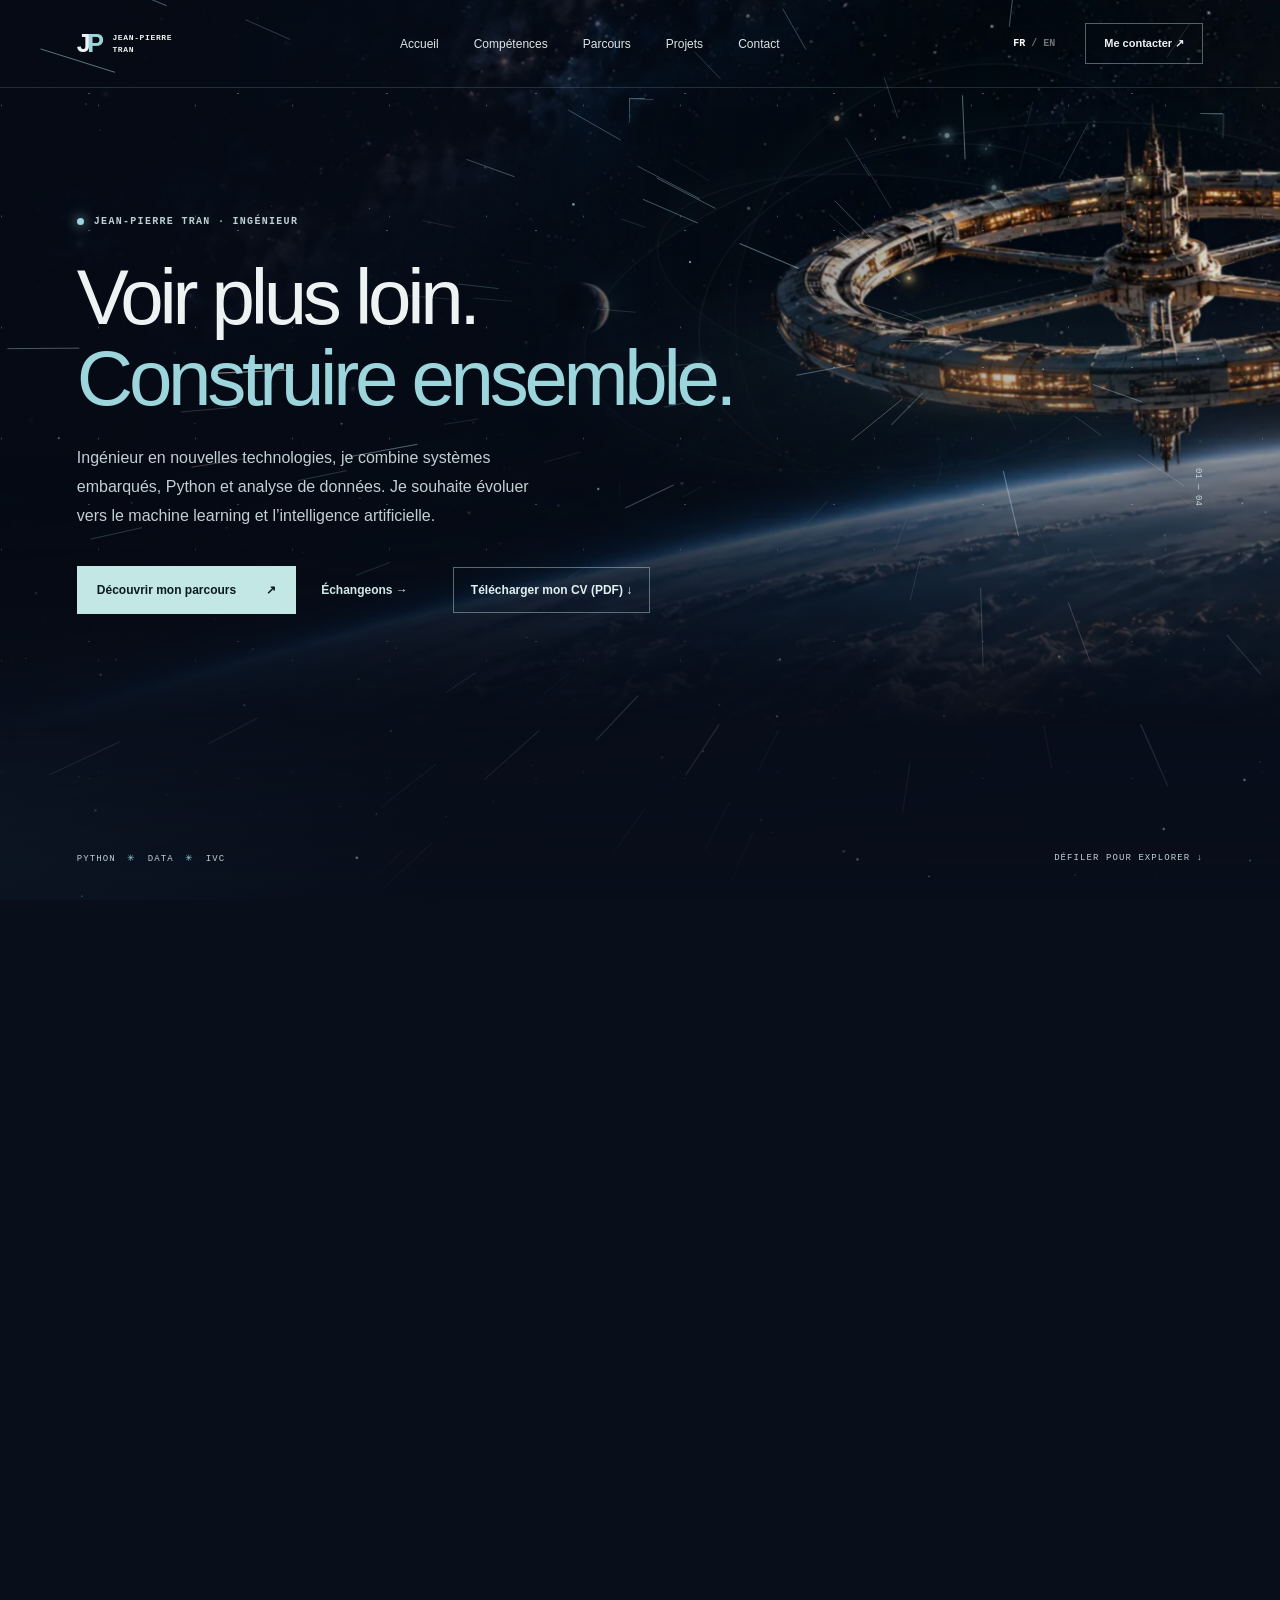
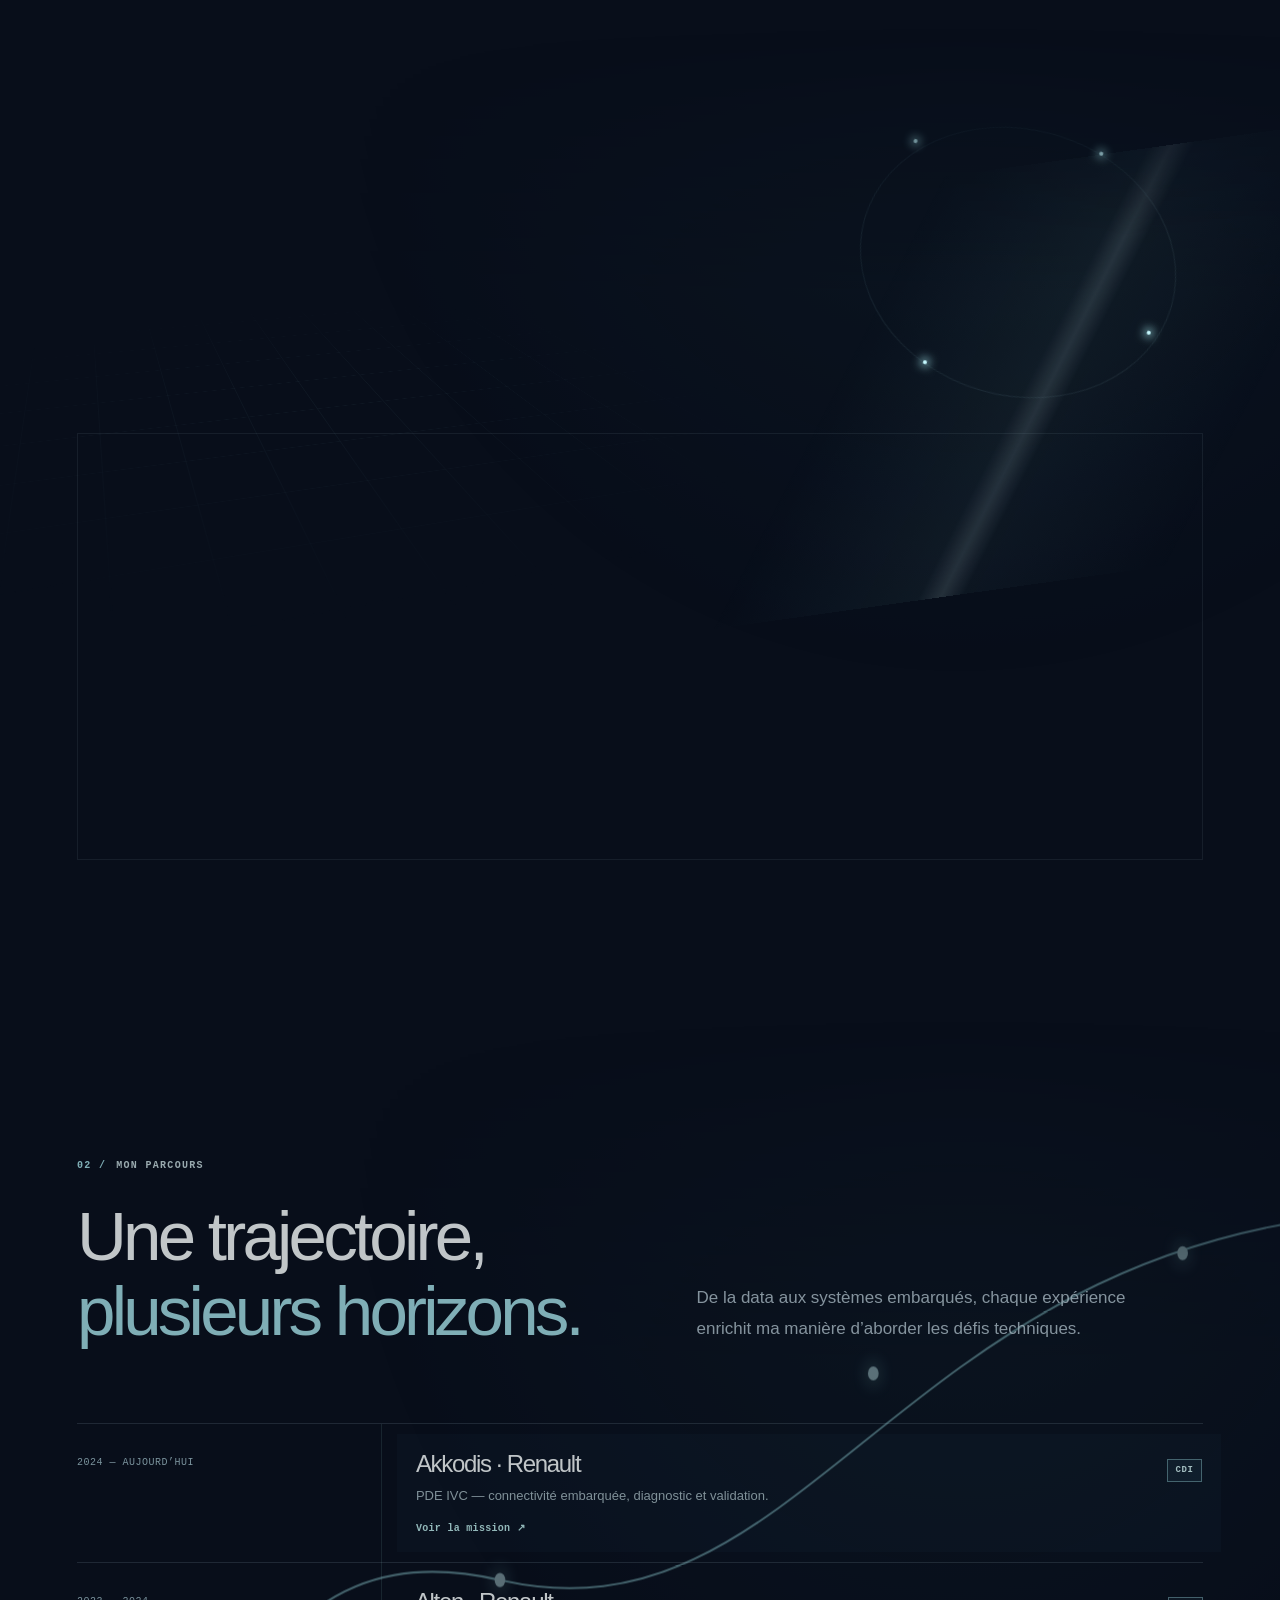
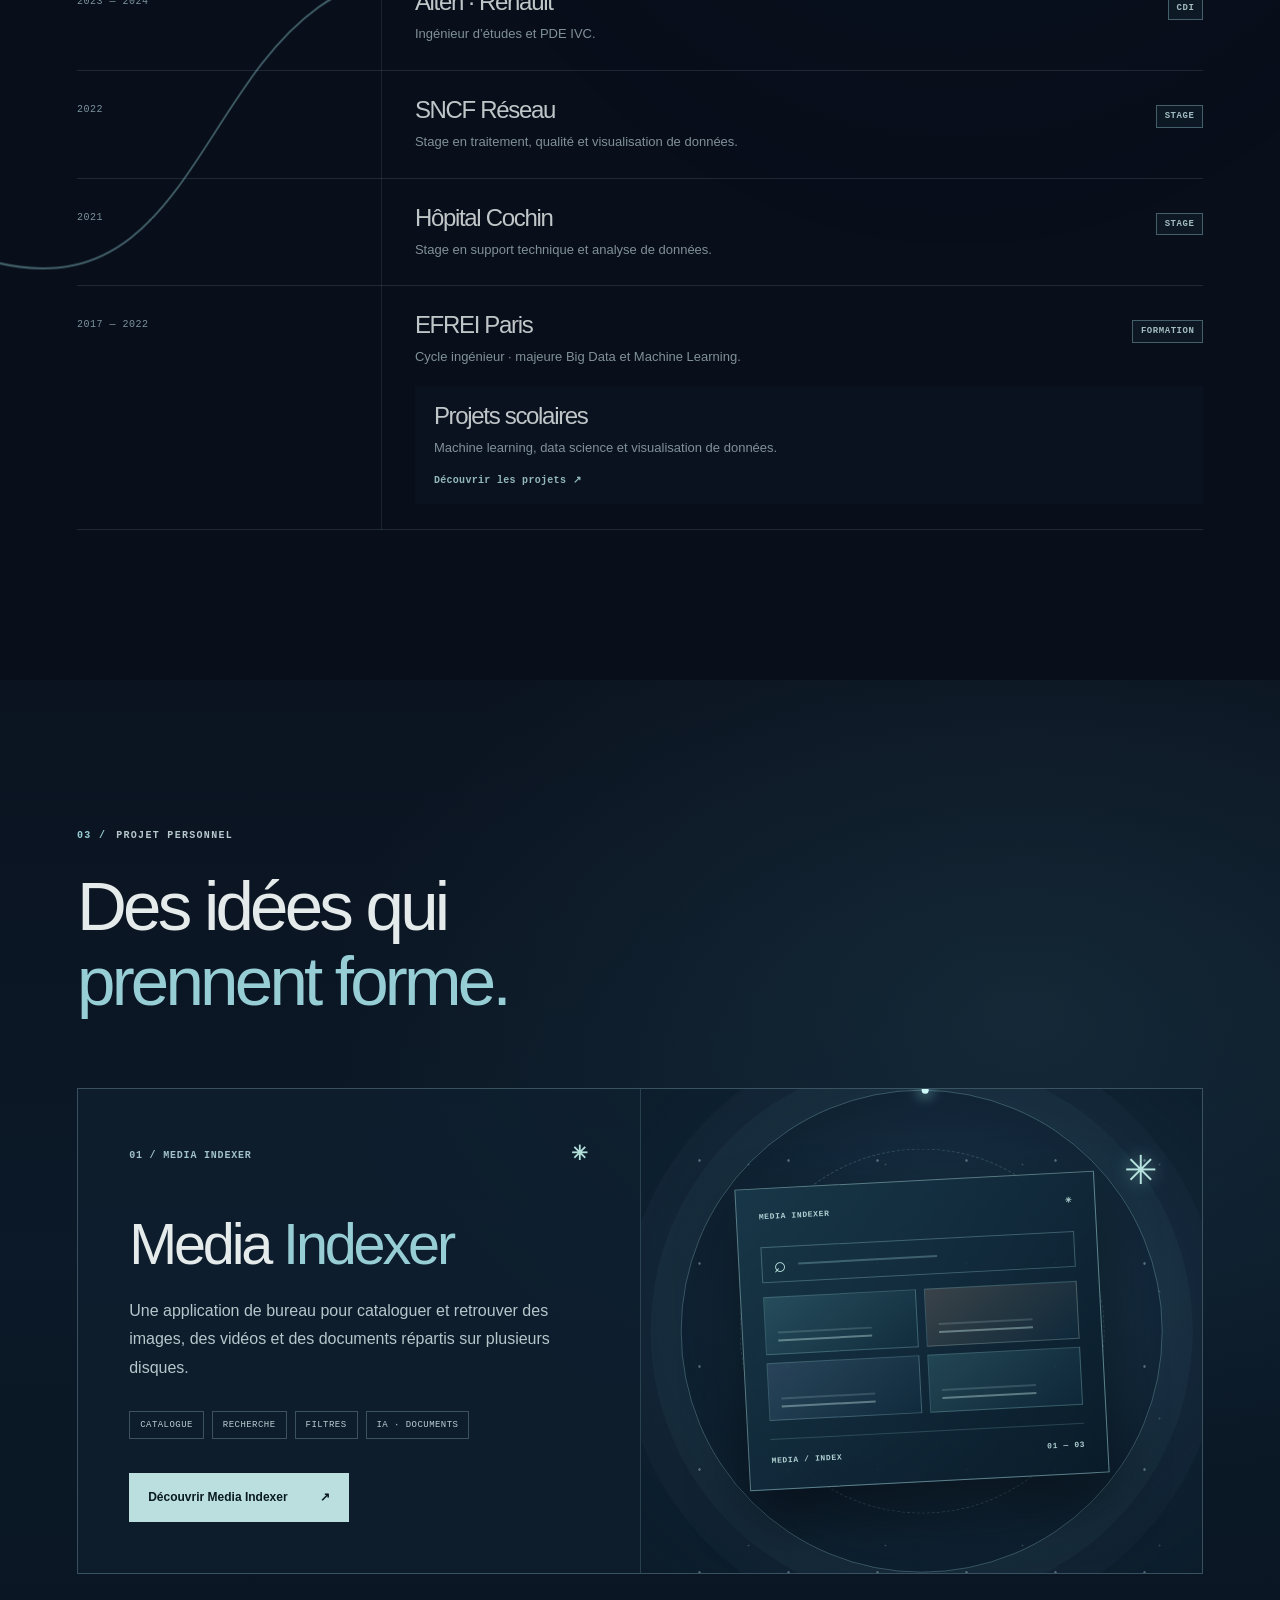
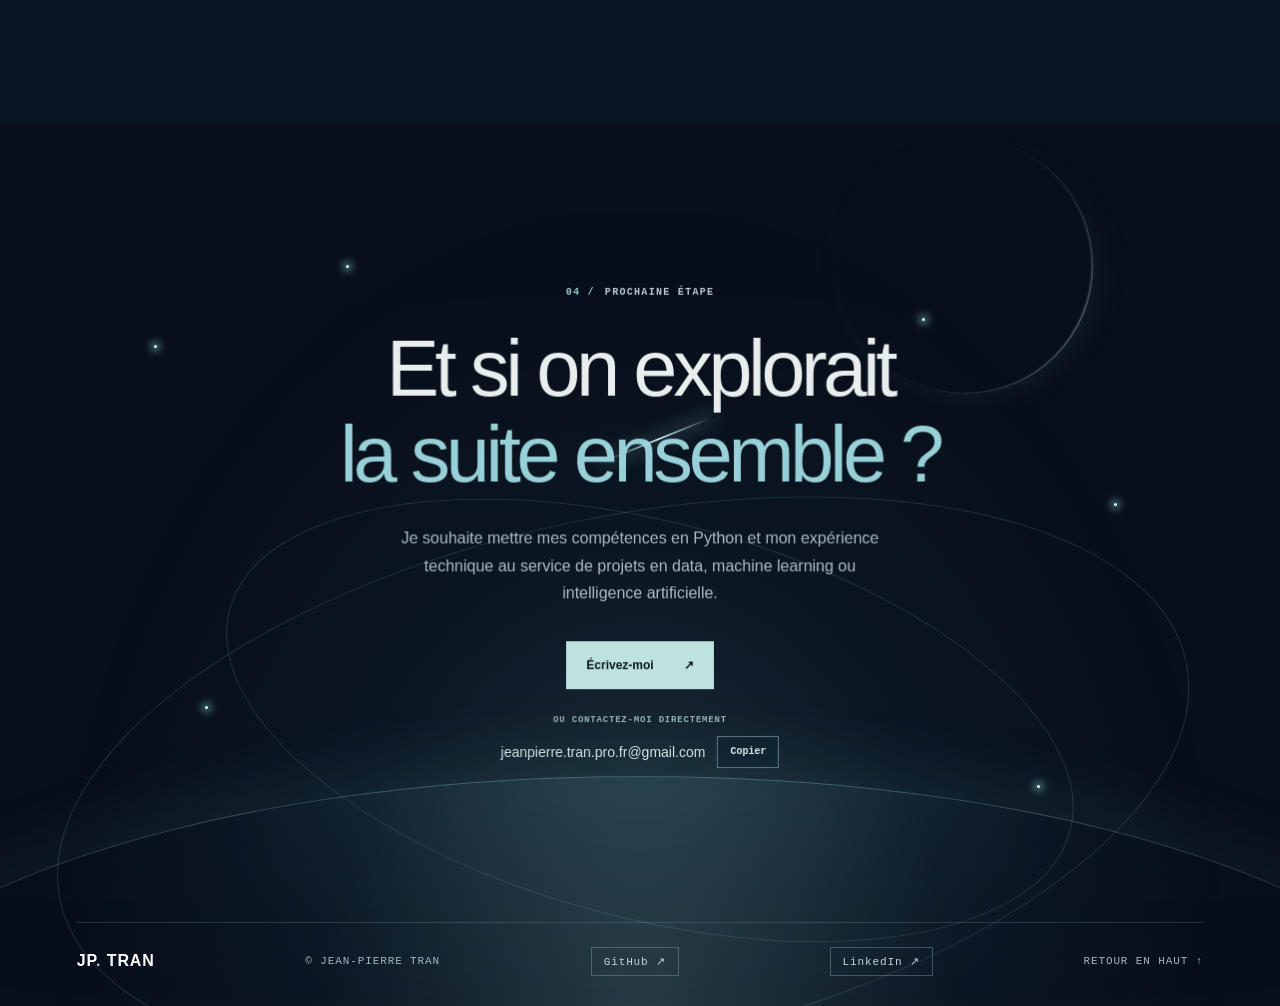
<file: index.html>
<!doctype html><html lang="fr"><head><meta charset="utf-8"><meta name="viewport" content="width=device-width, initial-scale=1"><meta name="theme-color" content="#070d18"><link rel="icon" href="favicon.svg" type="image/svg+xml"><link rel="icon" href="favicon.ico" sizes="16x16 32x32 48x48"><link rel="apple-touch-icon" href="apple-touch-icon.png"><link rel="canonical" href="https://www.jeanpierre-tran.com/"><meta property="og:type" content="website"><meta property="og:site_name" content="Jean-Pierre Tran"><meta property="og:title" content="Jean-Pierre Tran — Ingénieur nouvelles technologies"><meta property="og:description" content="Portfolio de Jean-Pierre Tran : Python, analyse de données et systèmes embarqués."><meta property="og:url" content="https://www.jeanpierre-tran.com/"><meta property="og:image" content="https://www.jeanpierre-tran.com/og-image.jpg"><meta property="og:image:width" content="1200"><meta property="og:image:height" content="630"><meta property="og:locale" content="fr_FR"><meta name="twitter:card" content="summary_large_image"><meta name="twitter:title" content="Jean-Pierre Tran — Ingénieur nouvelles technologies"><meta name="twitter:description" content="Portfolio de Jean-Pierre Tran : Python, analyse de données et systèmes embarqués."><meta name="twitter:image" content="https://www.jeanpierre-tran.com/og-image.jpg"><script type="application/ld+json">{"@context":"https://schema.org","@type":"Person","name":"Jean-Pierre Tran","jobTitle":"Ingénieur nouvelles technologies","url":"https://www.jeanpierre-tran.com/","sameAs":["https://github.com/jeanpierre8","https://www.linkedin.com/in/jean-pierre-tran/"],"alumniOf":{"@type":"CollegeOrUniversity","name":"Efrei Paris"},"knowsAbout":["Python","Analyse de données","Systèmes embarqués","Connectivité embarquée","Machine learning"]}</script><meta name="description" content="Portfolio de Jean-Pierre Tran : Python, analyse de données et systèmes embarqués."><title>Jean-Pierre Tran — Ingénieur nouvelles technologies</title><link rel="preload" as="image" href="planet-background-mobile.webp" media="(max-width: 800px)" fetchpriority="high"><link rel="preload" as="image" href="planet-background-optimized.webp" media="(min-width: 801px)" fetchpriority="high"><link rel="preload" as="image" href="station-800.webp" imagesrcset="station-480.webp 480w, station-600.webp 600w, station-800.webp 800w, station-960.webp 960w, station-1200.webp 1200w, station-optimized.webp 1944w" imagesizes="(max-width: 800px) 75vw, 850px" fetchpriority="high"><link rel="preload" href="fonts/dm-sans-latin.woff2" as="font" type="font/woff2" crossorigin><link rel="preload" href="fonts/manrope-latin.woff2" as="font" type="font/woff2" crossorigin><link rel="stylesheet" href="assets/home.css?v=2"></head><body><a class="skip-link" href="#top" data-fr="Aller au contenu" data-en="Skip to content">Aller au contenu</a>
<header class="nav"><a class="logo" href="#top"><span class="logo-mark">J<span>P</span></span><span class="logo-name">JEAN-PIERRE<br>TRAN</span></a><nav aria-label="Navigation principale"><a href="#top" data-fr="Accueil" data-en="Home">Accueil</a><a href="#expertise" data-fr="Compétences" data-en="Skills">Compétences</a><a href="#parcours" data-fr="Parcours" data-en="Journey">Parcours</a><a href="#projets-personnels" data-fr="Projets" data-en="Projects">Projets</a><a href="#contact" data-fr="Contact" data-en="Contact">Contact</a></nav><div class="nav-end"><button id="language" type="button" aria-label="FR / EN — Switch to English">FR <span>/ EN</span></button><a class="nav-contact" href="mailto:jeanpierre.tran.pro.fr@gmail.com" data-fr="Me contacter ↗" data-en="Get in touch ↗">Me contacter ↗</a></div></header>
<main id="top"><section class="hero"><div class="hero-picture" data-depth=".10" aria-hidden="true"><div class="hero-scene"><div class="station-rig"><img src="station-800.webp" srcset="station-480.webp 480w, station-600.webp 600w, station-800.webp 800w, station-960.webp 960w, station-1200.webp 1200w, station-optimized.webp 1944w" sizes="(max-width: 800px) 75vw, 850px" alt="" fetchpriority="high" decoding="async" width="1944" height="809"><span class="station-beacon beacon-one"></span><span class="station-beacon beacon-two"></span><span class="station-beacon beacon-three"></span><span class="station-beacon beacon-four"></span></div></div></div><div class="hero-shade"></div><div class="hero-stars" aria-hidden="true"></div><div class="hero-inner"><div class="eyebrow"><span class="spark-dot"></span><span data-fr="JEAN-PIERRE TRAN · INGÉNIEUR" data-en="JEAN-PIERRE TRAN · ENGINEER">JEAN-PIERRE TRAN · INGÉNIEUR</span></div><h1 data-fr="Voir plus loin.<br><em>Construire ensemble.</em>" data-en="Look further.<br><em>Build together.</em>">Voir plus loin.<br><em>Construire ensemble.</em></h1><p data-fr="Ingénieur en nouvelles technologies, je combine systèmes embarqués, Python et analyse de données. Je souhaite évoluer vers le machine learning et l’intelligence artificielle." data-en="I am an engineer with experience in embedded systems, Python and data analysis. I am looking to develop my career in machine learning and artificial intelligence.">Ingénieur en nouvelles technologies, je combine systèmes embarqués, Python et analyse de données. Je souhaite évoluer vers le machine learning et l’intelligence artificielle.</p><div class="hero-actions"><a class="button primary" href="#parcours" data-fr="Découvrir mon parcours <span>↗</span>" data-en="Discover my journey <span>↗</span>">Découvrir mon parcours <span>↗</span></a><a class="button subtle" href="mailto:jeanpierre.tran.pro.fr@gmail.com" data-fr="Échangeons →" data-en="Let’s talk →">Échangeons →</a><a class="button cv-download" href="CV-Jean-Pierre-Tran.pdf" download="CV-Jean-Pierre-Tran.pdf" data-fr="Télécharger mon CV (PDF) ↓" data-en="Download my CV (French PDF) ↓">Télécharger mon CV (PDF) ↓</a></div></div><div class="hero-bottom"><span>PYTHON <i>✳</i> DATA <i>✳</i> IVC</span><span data-fr="DÉFILER POUR EXPLORER ↓" data-en="SCROLL TO EXPLORE ↓">DÉFILER POUR EXPLORER ↓</span></div><div class="hero-index" aria-hidden="true">01 — 04</div></section>
<section id="expertise" class="section expertise"><div class="section-inner"><div class="section-top reveal"><div><div class="eyebrow"><span class="section-number">01 /</span><span data-fr="MES DOMAINES" data-en="MY FIELDS">MES DOMAINES</span></div><h2 data-fr="Des outils pour<br><em>aller plus loin.</em>" data-en="Tools to<br><em>go further.</em>">Des outils pour<br><em>aller plus loin.</em></h2></div><p class="section-lead" data-fr="De l’analyse de données à la connectivité embarquée, j’aime comprendre les systèmes et résoudre des problèmes concrets." data-en="From data analysis to in-vehicle connectivity, I enjoy understanding systems and solving concrete problems.">De l’analyse de données à la connectivité embarquée, j’aime comprendre les systèmes et résoudre des problèmes concrets.</p></div><div class="expertise-grid"><article class="expertise-item reveal"><div class="item-top"><span>01</span><span class="item-symbol">✳</span></div><div class="item-art data-art" aria-hidden="true"><i></i><i></i><i></i><i></i><i></i><div class="art-line"></div></div><h3>Python <em>&amp; data</em></h3><p data-fr="Programmation, préparation et analyse de données, visualisation." data-en="Programming, data preparation, analysis and visualisation.">Programmation, préparation et analyse de données, visualisation.</p><small>PYTHON · SQL · POWER BI</small></article><article class="expertise-item reveal"><div class="item-top"><span>02</span><span class="item-symbol">↗</span></div><div class="item-art orbit-art" aria-hidden="true"><i></i><i></i><i></i><b></b></div><h3 data-fr="IA <em>&amp; apprentissage</em>" data-en="AI <em>&amp; learning</em>">IA <em>&amp; apprentissage</em></h3><p data-fr="Des projets en machine learning et l’utilisation d’assistants IA pour explorer de nouveaux outils." data-en="Machine learning projects and the use of AI assistants to explore new tools.">Des projets en machine learning et l’utilisation d’assistants IA pour explorer de nouveaux outils.</p><small>MACHINE LEARNING · CODEX · CLAUDE</small></article><article class="expertise-item reveal"><div class="item-top"><span>03</span><span class="item-symbol">⌁</span></div><div class="item-art wave-art" aria-hidden="true"><svg viewBox="0 0 240 80" fill="none"><path d="M0 40H32L42 22L53 59L69 8L83 70L101 32L112 40H135L145 23L158 55L170 32L182 40H240" stroke="currentColor" stroke-width="1.3"/></svg></div><h3 data-fr="Systèmes <em>&amp; diagnostic</em>" data-en="Systems <em>&amp; diagnostics</em>">Systèmes <em>&amp; diagnostic</em></h3><p data-fr="Analyse de journaux, investigation d’anomalies et essais sur banc." data-en="Log analysis, issue investigation and test-bench work.">Analyse de journaux, investigation d’anomalies et essais sur banc.</p><small>DLT · PCAP · ADB · CAN</small></article></div></div></section>
<section id="parcours" class="section journey-section"><div class="section-inner"><div class="journey-heading reveal"><div><div class="eyebrow"><span class="section-number">02 /</span><span data-fr="MON PARCOURS" data-en="MY JOURNEY">MON PARCOURS</span></div><h2 data-fr="Une trajectoire,<br><em>plusieurs horizons.</em>" data-en="One journey,<br><em>many horizons.</em>">Une trajectoire,<br><em>plusieurs horizons.</em></h2></div><p class="section-lead" data-fr="De la data aux systèmes embarqués, chaque expérience enrichit ma manière d’aborder les défis techniques." data-en="From data to embedded systems, each experience shapes how I approach technical challenges.">De la data aux systèmes embarqués, chaque expérience enrichit ma manière d’aborder les défis techniques.</p></div><div class="timeline reveal"><article><span>2024 — <span data-fr="AUJOURD’HUI" data-en="PRESENT">AUJOURD’HUI</span></span><div><a class="timeline-detail-link" href="experience.html" data-page="experience.html"><div class="timeline-entry-heading"><h3>Akkodis · Renault</h3><span class="timeline-tag" data-fr="CDI" data-en="Permanent">CDI</span></div><p data-fr="PDE IVC — connectivité embarquée, diagnostic et validation." data-en="IVC PDE — connectivity, diagnostics and validation.">PDE IVC — connectivité embarquée, diagnostic et validation.</p><span class="timeline-link-label" data-fr="Voir la mission ↗" data-en="Explore the role ↗">Voir la mission ↗</span></a></div></article><article><span>2023 — 2024</span><div><div class="timeline-entry-heading"><h3>Alten · Renault</h3><span class="timeline-tag" data-fr="CDI" data-en="Permanent">CDI</span></div><p data-fr="Ingénieur d’études et PDE IVC." data-en="Engineering consultant and IVC PDE.">Ingénieur d’études et PDE IVC.</p></div></article><article><span>2022</span><div><div class="timeline-entry-heading"><h3>SNCF Réseau</h3><span class="timeline-tag" data-fr="Stage" data-en="Internship">Stage</span></div><p data-fr="Stage en traitement, qualité et visualisation de données." data-en="Internship in data processing, quality and visualisation.">Stage en traitement, qualité et visualisation de données.</p></div></article><article><span>2021</span><div><div class="timeline-entry-heading"><h3 data-fr="Hôpital Cochin" data-en="Cochin Hospital">Hôpital Cochin</h3><span class="timeline-tag" data-fr="Stage" data-en="Internship">Stage</span></div><p data-fr="Stage en support technique et analyse de données." data-en="Internship in technical support and data analysis.">Stage en support technique et analyse de données.</p></div></article><article><span>2017 — 2022</span><div><div class="timeline-entry-heading"><h3>EFREI Paris</h3><span class="timeline-tag" data-fr="Formation" data-en="Education">Formation</span></div><p data-fr="Cycle ingénieur · majeure Big Data et Machine Learning." data-en="Engineering degree · Big Data and Machine Learning major.">Cycle ingénieur · majeure Big Data et Machine Learning.</p><a class="timeline-detail-link" href="projet.html" data-page="projet.html" style="margin: 18px 0 0"><h3 data-fr="Projets scolaires" data-en="Academic projects">Projets scolaires</h3><p data-fr="Machine learning, data science et visualisation de données." data-en="Machine learning, data science and data visualisation.">Machine learning, data science et visualisation de données.</p><span class="timeline-link-label" data-fr="Découvrir les projets ↗" data-en="Explore the projects ↗">Découvrir les projets ↗</span></a></div></article></div></div></section>
<section id="projets-personnels" class="section personal-project"><div class="section-inner"><div class="personal-project-heading reveal"><div class="eyebrow"><span class="section-number">03 /</span><span data-fr="PROJET PERSONNEL" data-en="PERSONAL PROJECT">PROJET PERSONNEL</span></div><h2 data-fr="Des idées qui<br><em>prennent forme.</em>" data-en="Ideas taking<br><em>shape.</em>">Des idées qui<br><em>prennent forme.</em></h2></div><article class="personal-project-card reveal"><div class="personal-project-copy"><div class="personal-project-meta"><span>01 / MEDIA INDEXER</span><span aria-hidden="true">&#10035;</span></div><h3>Media <em>Indexer</em></h3><p data-fr="Une application de bureau pour cataloguer et retrouver des images, des vidéos et des documents répartis sur plusieurs disques." data-en="A desktop application for cataloguing and finding images, videos and documents across multiple drives.">Une application de bureau pour cataloguer et retrouver des images, des vidéos et des documents répartis sur plusieurs disques.</p><div class="personal-project-tags"><span data-fr="CATALOGUE" data-en="CATALOGUE">CATALOGUE</span><span data-fr="RECHERCHE" data-en="SEARCH">RECHERCHE</span><span data-fr="FILTRES" data-en="FILTERS">FILTRES</span><span data-fr="IA · DOCUMENTS" data-en="AI · DOCUMENTS">IA · DOCUMENTS</span></div><a class="personal-project-link timeline-detail-link" href="media-indexer.html" data-page="media-indexer.html"><span data-fr="Découvrir Media Indexer" data-en="Explore Media Indexer">Découvrir Media Indexer</span><span aria-hidden="true">&#8599;</span></a></div><div class="personal-project-art" aria-hidden="true"><div class="personal-project-orbit personal-project-orbit-a"></div><div class="personal-project-orbit personal-project-orbit-b"></div><div class="personal-project-visual"><div class="personal-project-visual-top"><span>MEDIA INDEXER</span><span>&#10035;</span></div><div class="personal-project-search"><span>&#8981;</span><i></i></div><div class="personal-project-tiles"><i></i><i></i><i></i><i></i></div><div class="personal-project-visual-bottom"><span>MEDIA / INDEX</span><span>01 &#8212; 03</span></div></div><span class="personal-project-star">&#10035;</span></div></article></div></section>
<footer id="contact" class="closing"><div class="closing-orbit orbit-x"></div><div class="closing-orbit orbit-y"></div><div class="closing-glow"></div><div class="closing-copy reveal"><div class="eyebrow"><span class="section-number">04 /</span><span data-fr="PROCHAINE ÉTAPE" data-en="NEXT STEP">PROCHAINE ÉTAPE</span></div><h2 data-fr="Et si on explorait<br><em>la suite ensemble ?</em>" data-en="Shall we explore<br><em>what's next together?">Et si on explorait<br><em>la suite ensemble ?</em></h2><p data-fr="Je souhaite mettre mes compétences en Python et mon expérience technique au service de projets en data, machine learning ou intelligence artificielle." data-en="I'm looking to bring my Python skills and technical experience to data, machine learning or artificial intelligence projects.">Je souhaite mettre mes compétences en Python et mon expérience technique au service de projets en data, machine learning ou intelligence artificielle.</p><a class="button primary" href="mailto:jeanpierre.tran.pro.fr@gmail.com" data-fr="Écrivez-moi <span>↗</span>" data-en="Send me a message <span>↗</span>">Écrivez-moi <span>↗</span></a></div><div class="footer-line"><a class="footer-logo" href="#top">JP<span>.</span> TRAN</a><span>© JEAN-PIERRE TRAN</span><a class="footer-social" href="https://github.com/jeanpierre8" target="_blank" rel="noopener noreferrer" aria-label="GitHub — jeanpierre8">GitHub ↗</a><a class="footer-social" href="https://www.linkedin.com/in/jean-pierre-tran/" target="_blank" rel="noopener noreferrer" aria-label="LinkedIn — Jean-Pierre Tran">LinkedIn ↗</a><a href="#top" data-fr="RETOUR EN HAUT ↑" data-en="BACK TO TOP ↑">RETOUR EN HAUT ↑</a></div></footer></main><script src="assets/home.js?v=2" defer></script><script src="mobile-menu.js" defer></script></body></html>
</file>
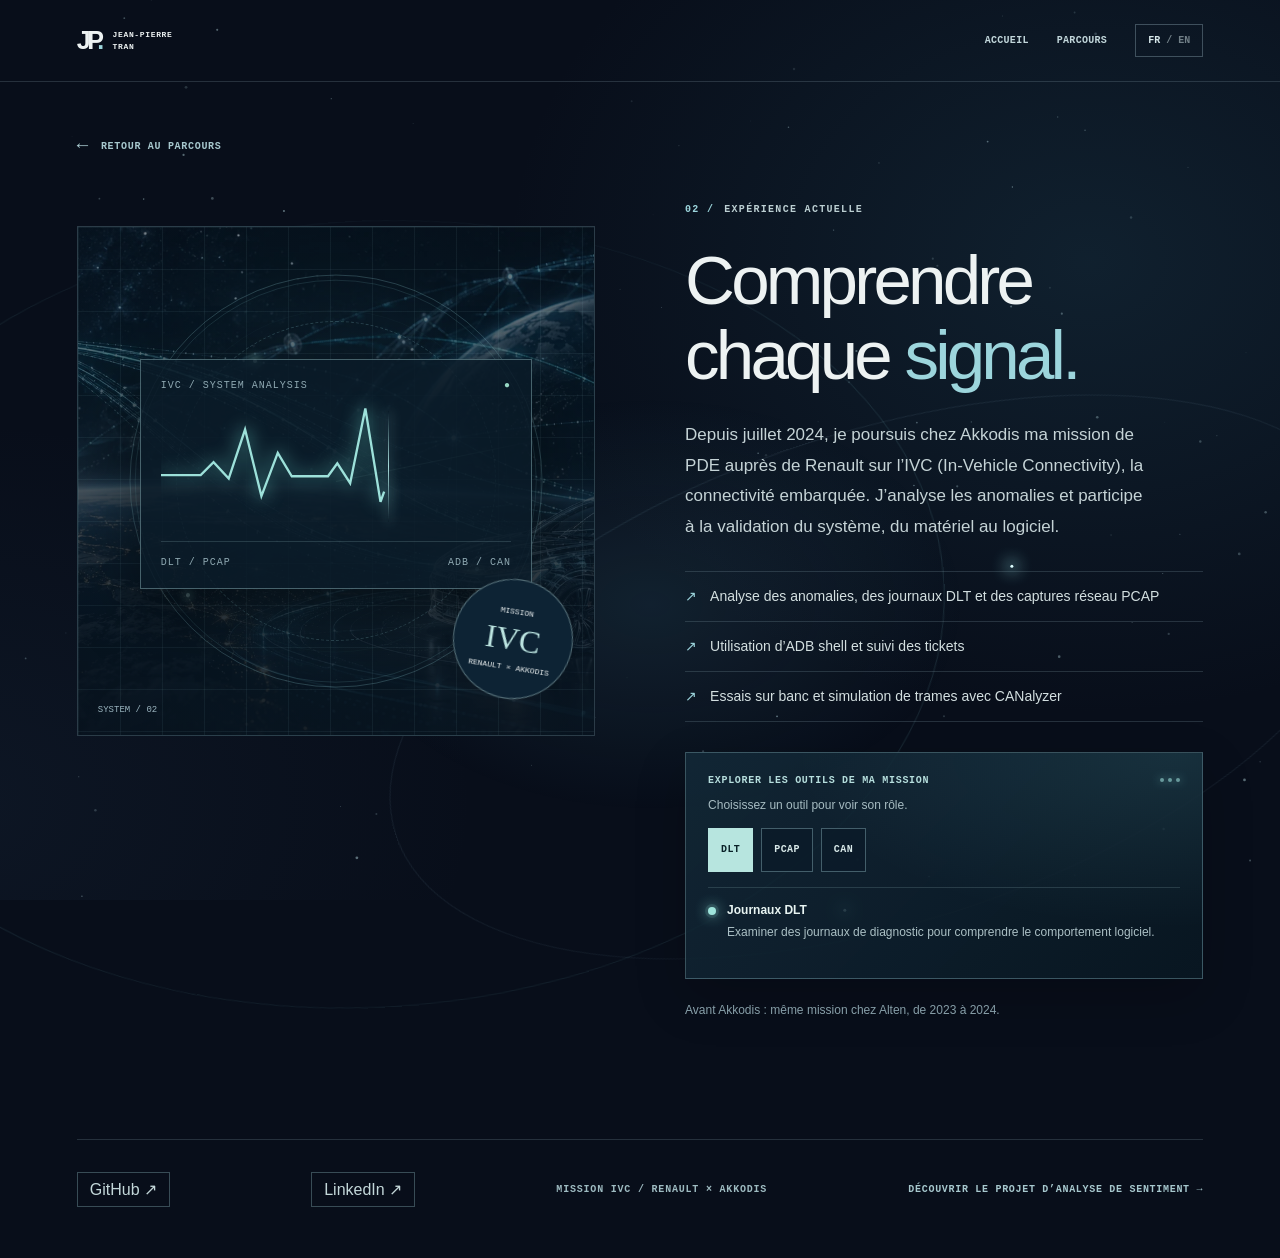
<file: experience.html>
<!doctype html>
<html lang="fr"><head><meta charset="utf-8"><meta name="viewport" content="width=device-width,initial-scale=1"><meta name="theme-color" content="#080e1a"><meta name="description" content="Mission PDE IVC chez Renault via Akkodis : connectivité embarquée, diagnostic, analyse de logs et validation système."><link rel="icon" href="favicon.svg" type="image/svg+xml"><link rel="icon" href="favicon.ico" sizes="16x16 32x32 48x48"><link rel="apple-touch-icon" href="apple-touch-icon.png"><link rel="canonical" href="https://www.jeanpierre-tran.com/experience.html"><meta property="og:type" content="website"><meta property="og:site_name" content="Jean-Pierre Tran"><meta property="og:title" content="Mission IVC · Jean-Pierre Tran"><meta property="og:description" content="Mission PDE IVC chez Renault via Akkodis : connectivité embarquée, diagnostic, analyse de logs et validation système."><meta property="og:url" content="https://www.jeanpierre-tran.com/experience.html"><meta property="og:image" content="https://www.jeanpierre-tran.com/og-image.jpg"><meta property="og:image:width" content="1200"><meta property="og:image:height" content="630"><meta property="og:locale" content="fr_FR"><meta name="twitter:card" content="summary_large_image"><meta name="twitter:title" content="Mission IVC · Jean-Pierre Tran"><meta name="twitter:description" content="Mission PDE IVC chez Renault via Akkodis : connectivité embarquée, diagnostic, analyse de logs et validation système."><meta name="twitter:image" content="https://www.jeanpierre-tran.com/og-image.jpg"><title>Mission IVC · Jean-Pierre Tran</title><link rel="preload" href="fonts/dm-sans-latin.woff2" as="font" type="font/woff2" crossorigin><link rel="preload" href="fonts/manrope-latin.woff2" as="font" type="font/woff2" crossorigin><link rel="stylesheet" href="assets/detail.css?v=2"></head>
<a class="skip-link" href="#main" data-fr="Aller au contenu" data-en="Skip to content">Aller au contenu</a><body class="detail-page" data-title-fr="Mission IVC · Jean-Pierre Tran" data-title-en="IVC assignment · Jean-Pierre Tran"><header class="detail-header"><a class="logo" data-home href="index.html#top"><span class="logo-mark">JP<span>.</span></span><span class="logo-name">JEAN-PIERRE<br>TRAN</span></a><nav class="detail-nav" aria-label="Navigation des pages"><a class="detail-home" data-home href="index.html#top" data-fr="ACCUEIL" data-en="HOME">ACCUEIL</a><a data-journey href="index.html#parcours" data-fr="PARCOURS" data-en="JOURNEY">PARCOURS</a><button class="detail-lang" id="language" type="button" aria-label="FR / EN — Switch to English">FR <span>/ EN</span></button></nav></header>
<main id="main"><div class="detail-top"><a class="detail-back" data-journey href="index.html#parcours"><span aria-hidden="true">←</span><strong data-fr="Retour au parcours" data-en="Back to my journey">Retour au parcours</strong></a></div><section id="experience" class="section experience"><div class="section-inner exp-grid"><div class="exp-art reveal"><div class="exp-gridlines"></div><div class="exp-orbit orbit-a"></div><div class="exp-orbit orbit-b"></div><div class="signal-panel"><div class="signal-top"><span>IVC / SYSTEM ANALYSIS</span><span>●</span></div><div class="signal-screen"><svg viewBox="0 0 300 130" preserveAspectRatio="none" fill="none"><path d="M0 72 H34 L45 61 L58 75 L72 33 L86 90 L100 53 L112 73 H143 L151 62 L162 79 L175 15 L188 95 L202 55 L213 72 H245 L255 59 L266 77 L279 49 L290 72 H300" stroke="currentColor" stroke-width="2"/></svg></div><div class="signal-bottom"><span>DLT / PCAP</span><span>ADB / CAN</span></div></div><div class="exp-tag"><span data-fr="MISSION" data-en="ASSIGNMENT">MISSION</span><strong>IVC</strong><span>RENAULT × AKKODIS</span></div><div class="coordinate">SYSTEM / 02</div></div><div class="exp-copy reveal"><div class="eyebrow"><span class="section-number">02 /</span><span data-fr="EXPÉRIENCE ACTUELLE" data-en="CURRENT EXPERIENCE">EXPÉRIENCE ACTUELLE</span></div><h1 data-fr="Comprendre<br>chaque <em>signal.</em>" data-en="Understand<br>every <em>signal.</em>">Comprendre<br>chaque <em>signal.</em></h1><p class="lead" data-fr="Depuis juillet 2024, je poursuis chez Akkodis ma mission de PDE auprès de Renault sur l’IVC (In-Vehicle Connectivity), la connectivité embarquée. J’analyse les anomalies et participe à la validation du système, du matériel au logiciel." data-en="Since July 2024, I have continued my PDE assignment with Renault through Akkodis, working on in-vehicle connectivity (IVC). I investigate issues and contribute to system validation across hardware and software.">Depuis juillet 2024, je poursuis chez Akkodis ma mission de PDE auprès de Renault sur l’IVC (In-Vehicle Connectivity), la connectivité embarquée. J’analyse les anomalies et participe à la validation du système, du matériel au logiciel.</p><ul class="exp-list"><li data-fr="Analyse des anomalies, des journaux DLT et des captures réseau PCAP" data-en="Investigating issues and analysing DLT logs and PCAP network captures">Analyse des anomalies, des journaux DLT et des captures réseau PCAP</li><li data-fr="Utilisation d’ADB shell et suivi des tickets" data-en="Using ADB shell and tracking issues through tickets">Utilisation d’ADB shell et suivi des tickets</li><li data-fr="Essais sur banc et simulation de trames avec CANalyzer" data-en="Test-bench work and frame simulation with CANalyzer">Essais sur banc et simulation de trames avec CANalyzer</li></ul><p class="exp-note" data-fr="Avant Akkodis : même mission chez Alten, de 2023 à 2024." data-en="Before Akkodis: same assignment at Alten, from 2023 to 2024.">Avant Akkodis : même mission chez Alten, de 2023 à 2024.</p></div></div></section></main><footer class="detail-footer"><a class="footer-social" href="https://github.com/jeanpierre8" target="_blank" rel="noopener noreferrer" aria-label="GitHub — jeanpierre8">GitHub ↗</a><a class="footer-social" href="https://www.linkedin.com/in/jean-pierre-tran/" target="_blank" rel="noopener noreferrer" aria-label="LinkedIn — Jean-Pierre Tran">LinkedIn ↗</a><span class="detail-footer-label">MISSION IVC / RENAULT × AKKODIS</span><a class="detail-back" href="projet.html" data-detail-link data-fr="Découvrir le projet d’analyse de sentiment →" data-en="Explore the sentiment analysis project →">Découvrir le projet d’analyse de sentiment →</a></footer><script src="assets/detail.js?v=2" defer></script></body></html>
</file>
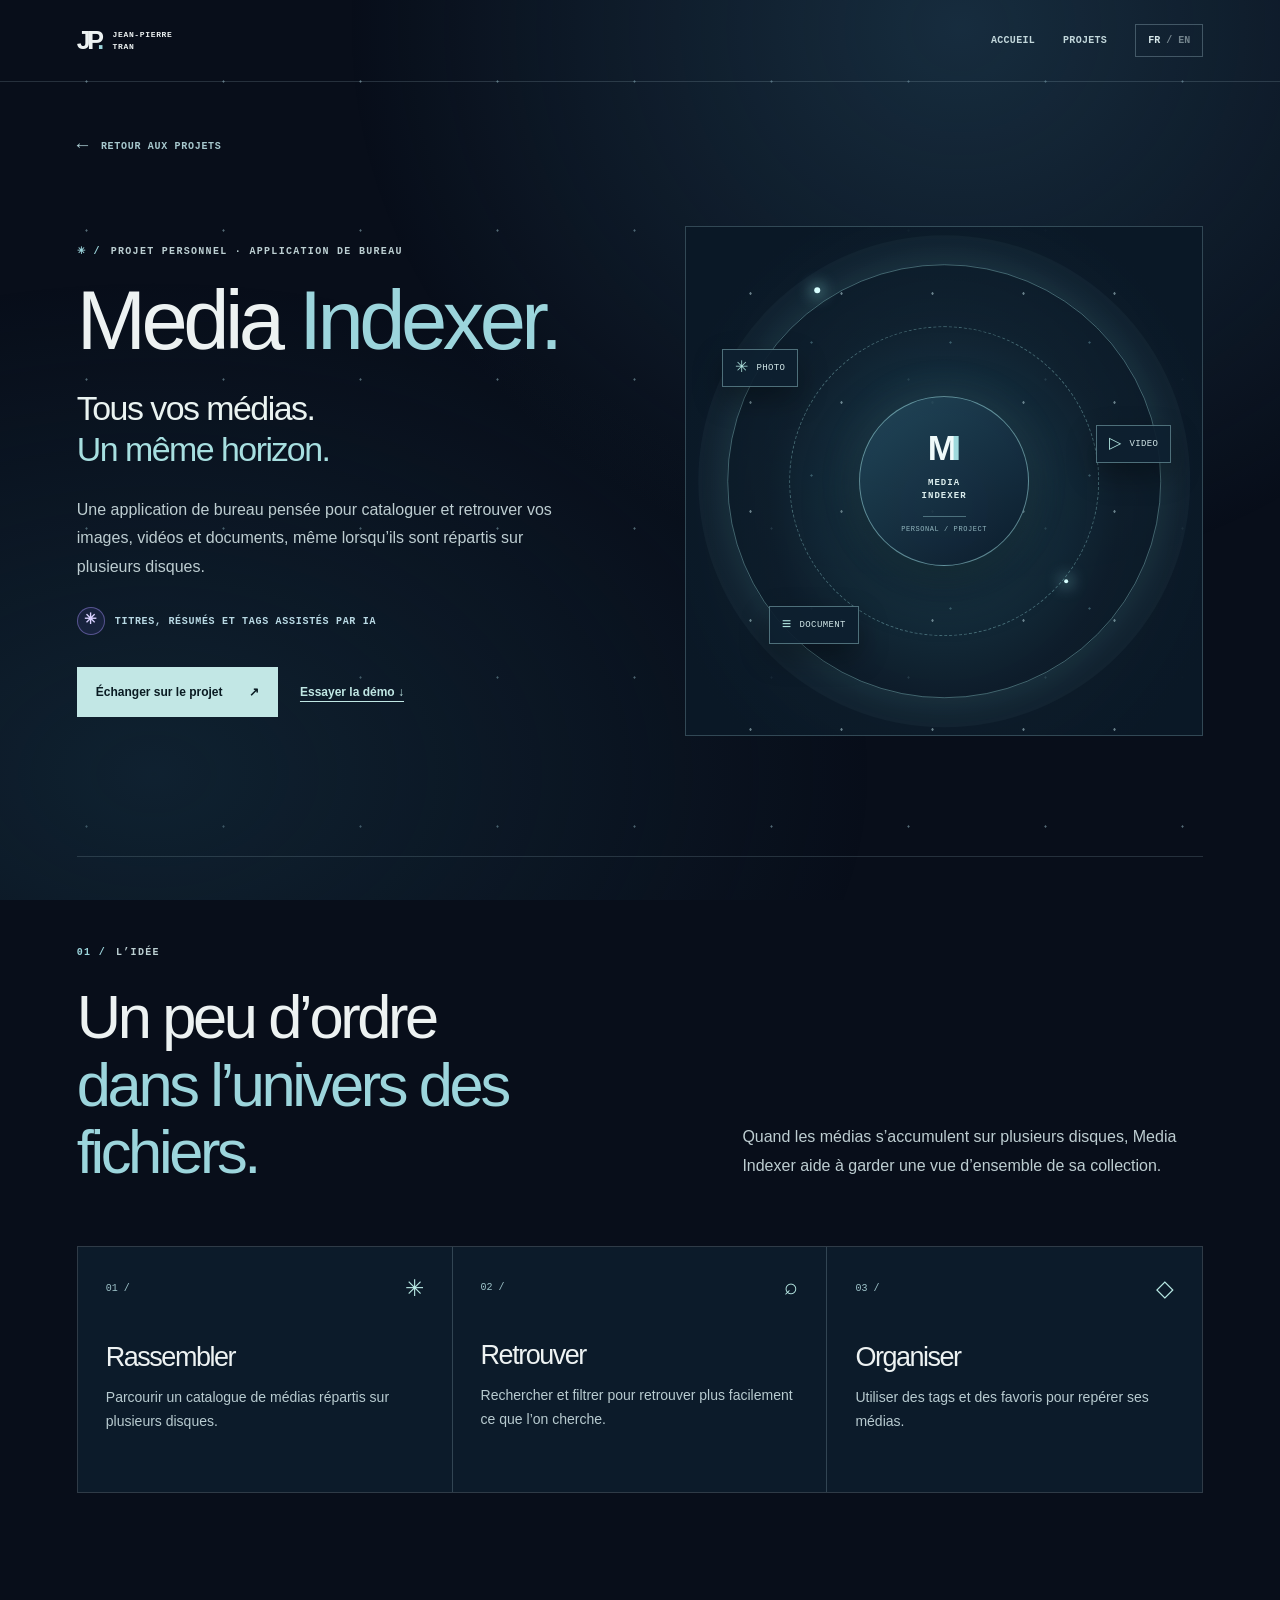
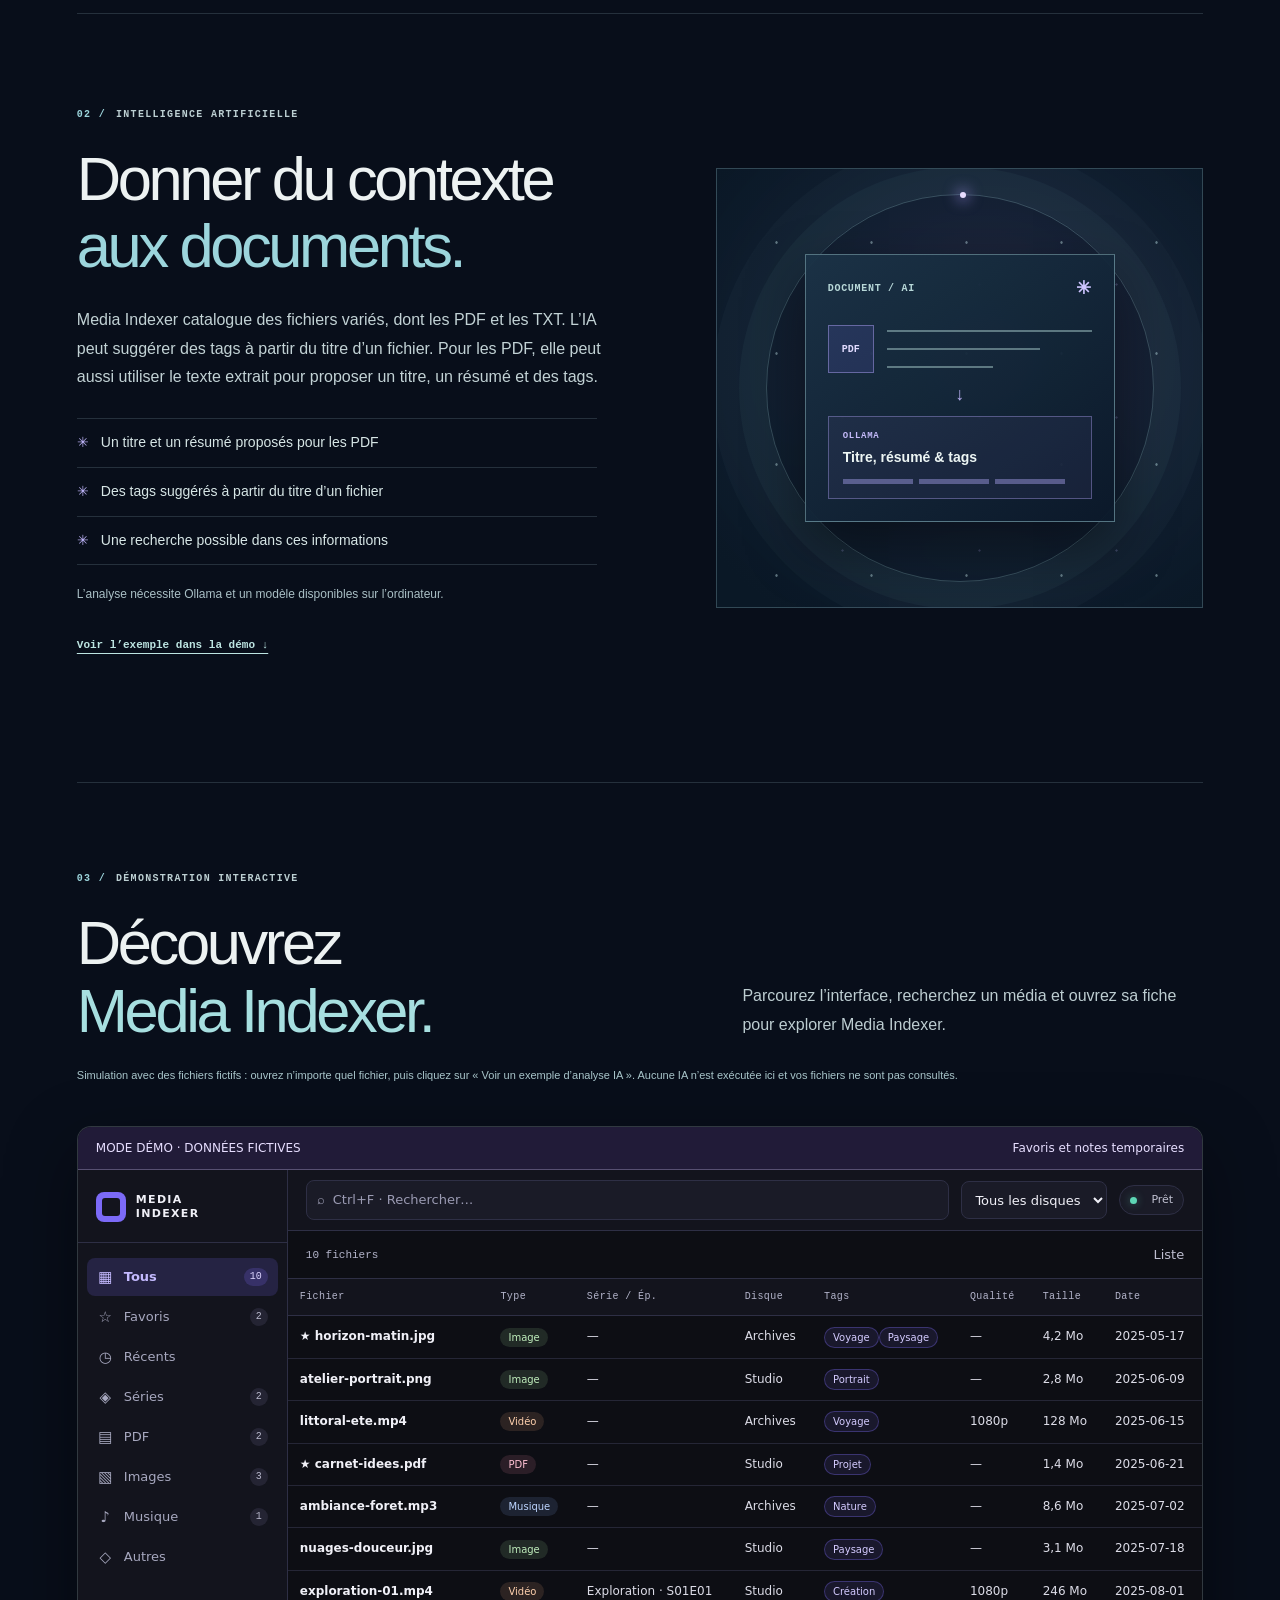
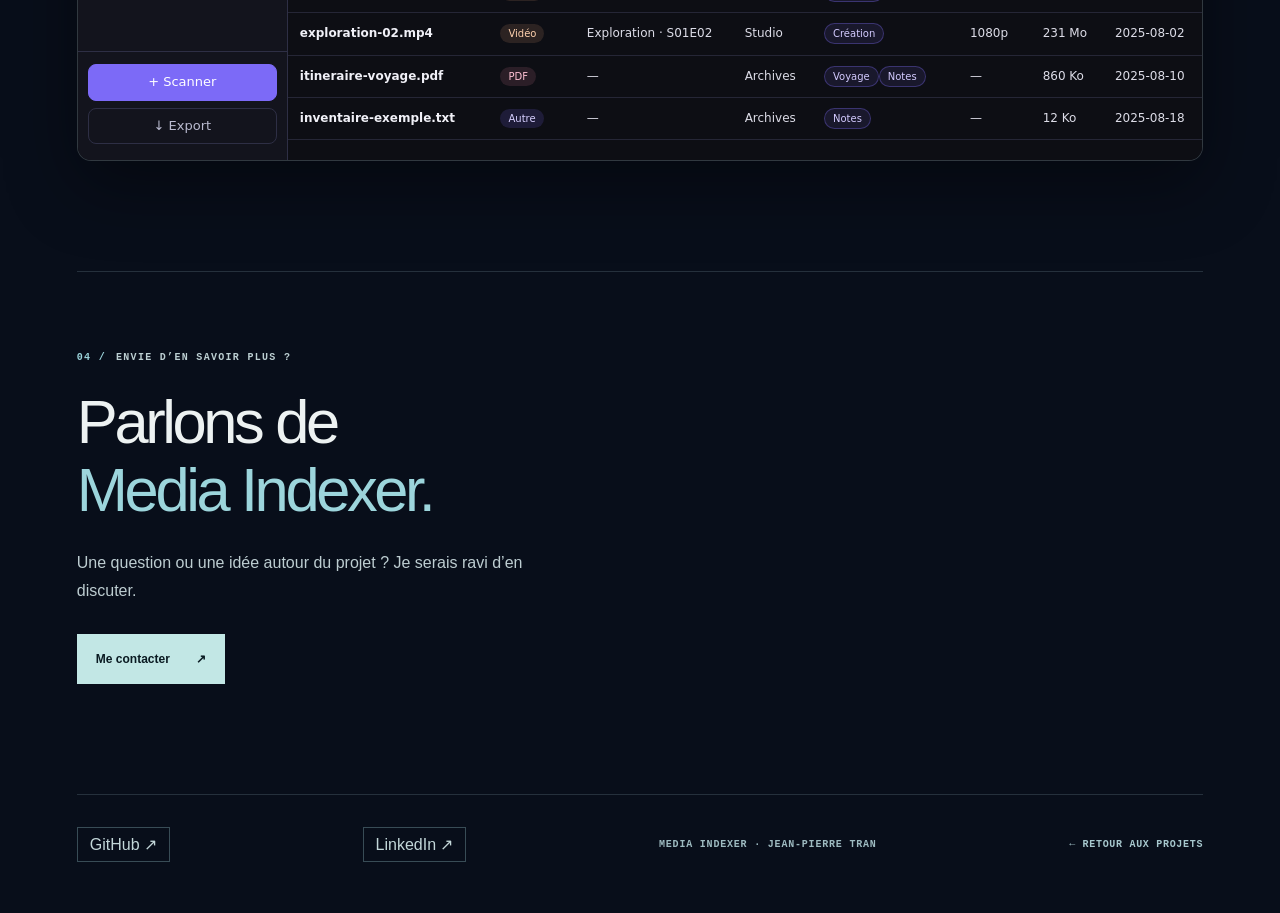
<file: media-indexer.html>
<!doctype html>
<html lang="fr">
<head>
  <meta charset="utf-8">
  <meta name="viewport" content="width=device-width,initial-scale=1">
  <meta name="theme-color" content="#080e1a"><link rel="icon" href="favicon.svg" type="image/svg+xml"><link rel="icon" href="favicon.ico" sizes="16x16 32x32 48x48"><link rel="apple-touch-icon" href="apple-touch-icon.png"><link rel="canonical" href="https://www.jeanpierre-tran.com/media-indexer.html"><meta property="og:type" content="website"><meta property="og:site_name" content="Jean-Pierre Tran"><meta property="og:title" content="Media Indexer · Jean-Pierre Tran"><meta property="og:description" content="Découvrez Media Indexer, un projet personnel pour organiser ses fichiers et enrichir des documents grâce à l’IA."><meta property="og:url" content="https://www.jeanpierre-tran.com/media-indexer.html"><meta property="og:image" content="https://www.jeanpierre-tran.com/og-image.jpg"><meta property="og:image:width" content="1200"><meta property="og:image:height" content="630"><meta property="og:locale" content="fr_FR"><meta name="twitter:card" content="summary_large_image"><meta name="twitter:title" content="Media Indexer · Jean-Pierre Tran"><meta name="twitter:description" content="Découvrez Media Indexer, un projet personnel pour organiser ses fichiers et enrichir des documents grâce à l’IA."><meta name="twitter:image" content="https://www.jeanpierre-tran.com/og-image.jpg">
  <meta name="description" content="Découvrez Media Indexer, un projet personnel pour organiser ses fichiers et enrichir des documents grâce à l’IA.">
  <title>Media Indexer · Jean-Pierre Tran</title>
  <link rel="preload" href="fonts/dm-sans-latin.woff2" as="font" type="font/woff2" crossorigin><link rel="preload" href="fonts/manrope-latin.woff2" as="font" type="font/woff2" crossorigin><link rel="stylesheet" href="assets/media.css?v=2">
  
  
  
  
  
  <link rel="stylesheet" href="assets/media-motion.css">
</head>
<a class="skip-link" href="#main" data-fr="Aller au contenu" data-en="Skip to content">Aller au contenu</a><body class="detail-page media-page" data-title-fr="Media Indexer · Jean-Pierre Tran" data-title-en="Media Indexer · Jean-Pierre Tran">
  <header class="detail-header">
    <a class="logo" data-home href="index.html#top"><span class="logo-mark">JP<span>.</span></span><span class="logo-name">JEAN-PIERRE<br>TRAN</span></a>
    <nav class="detail-nav" aria-label="Navigation des pages">
      <a class="detail-home" data-home href="index.html#top" data-fr="ACCUEIL" data-en="HOME">ACCUEIL</a>
      <a data-projects href="index.html#projets-personnels" data-fr="PROJETS" data-en="PROJECTS">PROJETS</a>
      <button class="detail-lang" id="language" type="button" aria-label="FR / EN — Switch to English">FR <span>/ EN</span></button>
    </nav>
  </header>
  <main id="main">
    <div class="detail-top"><a class="detail-back" data-projects href="index.html#projets-personnels"><span aria-hidden="true">←</span><strong data-fr="Retour aux projets" data-en="Back to projects">Retour aux projets</strong></a></div>
    <section class="media-intro" aria-labelledby="media-title">
      <div class="media-intro-copy">
        <div class="eyebrow"><span class="section-number">✳ /</span><span data-fr="PROJET PERSONNEL · APPLICATION DE BUREAU" data-en="PERSONAL PROJECT · DESKTOP APPLICATION">PROJET PERSONNEL · APPLICATION DE BUREAU</span></div>
        <h1 id="media-title">Media <em>Indexer.</em></h1>
        <p class="media-tagline" data-fr="Tous vos médias.<br><em>Un même horizon.</em>" data-en="All your media.<br><em>One shared horizon.</em>">Tous vos médias.<br><em>Un même horizon.</em></p>
        <p class="media-lead" data-fr="Une application de bureau pensée pour cataloguer et retrouver vos images, vidéos et documents, même lorsqu’ils sont répartis sur plusieurs disques." data-en="A desktop application designed to catalogue and find your images, videos and documents, even when they are spread across multiple drives.">Une application de bureau pensée pour cataloguer et retrouver vos images, vidéos et documents, même lorsqu’ils sont répartis sur plusieurs disques.</p>
        <div class="media-intro-ai"><span aria-hidden="true">✳</span><span data-fr="TITRES, RÉSUMÉS ET TAGS ASSISTÉS PAR IA" data-en="AI-ASSISTED TITLES, SUMMARIES AND TAGS">TITRES, RÉSUMÉS ET TAGS ASSISTÉS PAR IA</span></div>
        <a class="media-primary" href="mailto:jeanpierre.tran.pro.fr@gmail.com?subject=Media%20Indexer" data-fr="Échanger sur le projet <span aria-hidden='true'>↗</span>" data-en="Get in touch about the project <span aria-hidden='true'>↗</span>">Échanger sur le projet <span aria-hidden="true">↗</span></a>
        <a class="media-demo-jump" href="#demonstration" data-fr="Essayer la démo ↓" data-en="Try the demo ↓">Essayer la démo ↓</a>
      </div>
      <div class="media-art" aria-hidden="true">
        <div class="media-art-stars"></div><div class="media-art-orbit orbit-outer"><i></i></div><div class="media-art-orbit orbit-inner"><i></i></div>
        <div class="media-art-core"><span class="media-core-mark">M<span>I</span></span><span class="media-core-name">MEDIA<br>INDEXER</span><div class="media-core-line"></div><span class="media-core-coord">PERSONAL / PROJECT</span></div>
        <div class="media-art-chip media-chip-photo"><span>✳</span> PHOTO</div><div class="media-art-chip media-chip-video"><span>▷</span> VIDEO</div><div class="media-art-chip media-chip-doc"><span>≡</span> DOCUMENT</div>
      </div>
    </section>
    <section class="media-features" aria-labelledby="media-features-title">
      <div class="media-features-heading"><div><div class="eyebrow"><span class="section-number">01 /</span><span data-fr="L’IDÉE" data-en="THE IDEA">L’IDÉE</span></div><h2 id="media-features-title" data-fr="Un peu d’ordre<br><em>dans l’univers des fichiers.</em>" data-en="A little order<br><em>in a universe of files.</em>">Un peu d’ordre<br><em>dans l’univers des fichiers.</em></h2></div><p data-fr="Quand les médias s’accumulent sur plusieurs disques, Media Indexer aide à garder une vue d’ensemble de sa collection." data-en="When media accumulates across multiple drives, Media Indexer helps you keep an overview of your collection.">Quand les médias s’accumulent sur plusieurs disques, Media Indexer aide à garder une vue d’ensemble de sa collection.</p></div>
      <div class="media-feature-grid">
        <article class="media-feature"><div class="media-feature-top"><span>01 /</span><span aria-hidden="true">✳</span></div><h3 data-fr="Rassembler" data-en="Bring together">Rassembler</h3><p data-fr="Parcourir un catalogue de médias répartis sur plusieurs disques." data-en="Browse a catalogue of media spread across multiple drives.">Parcourir un catalogue de médias répartis sur plusieurs disques.</p></article>
        <article class="media-feature"><div class="media-feature-top"><span>02 /</span><span aria-hidden="true">⌕</span></div><h3 data-fr="Retrouver" data-en="Find">Retrouver</h3><p data-fr="Rechercher et filtrer pour retrouver plus facilement ce que l’on cherche." data-en="Search and filter to find what you are looking for more easily.">Rechercher et filtrer pour retrouver plus facilement ce que l’on cherche.</p></article>
        <article class="media-feature"><div class="media-feature-top"><span>03 /</span><span aria-hidden="true">◇</span></div><h3 data-fr="Organiser" data-en="Organise">Organiser</h3><p data-fr="Utiliser des tags et des favoris pour repérer ses médias." data-en="Use tags and favourites to keep track of your media.">Utiliser des tags et des favoris pour repérer ses médias.</p></article>
      </div>
    </section>
    <section class="media-ai" aria-labelledby="media-ai-title">
      <div class="media-ai-copy">
        <div class="eyebrow"><span class="section-number">02 /</span><span data-fr="INTELLIGENCE ARTIFICIELLE" data-en="ARTIFICIAL INTELLIGENCE">INTELLIGENCE ARTIFICIELLE</span></div>
        <h2 id="media-ai-title" data-fr="Donner du contexte<br><em>aux documents.</em>" data-en="Give documents<br><em>more context.</em>">Donner du contexte<br><em>aux documents.</em></h2>
        <p class="media-ai-lead" data-fr="Media Indexer catalogue des fichiers variés, dont les PDF et les TXT. L’IA peut suggérer des tags à partir du titre d’un fichier. Pour les PDF, elle peut aussi utiliser le texte extrait pour proposer un titre, un résumé et des tags." data-en="Media Indexer catalogues a variety of files, including PDFs and TXT files. AI can suggest tags based on a file’s title. For PDFs, it can also use extracted text to suggest a title, summary and tags.">Media Indexer catalogue des fichiers variés, dont les PDF et les TXT. L’IA peut suggérer des tags à partir du titre d’un fichier. Pour les PDF, elle peut aussi utiliser le texte extrait pour proposer un titre, un résumé et des tags.</p>
        <ul class="media-ai-list"><li data-fr="Un titre et un résumé proposés pour les PDF" data-en="A suggested title and summary for PDFs">Un titre et un résumé proposés pour les PDF</li><li data-fr="Des tags suggérés à partir du titre d’un fichier" data-en="Suggested tags based on a file’s title">Des tags suggérés à partir du titre d’un fichier</li><li data-fr="Une recherche possible dans ces informations" data-en="Search across the resulting information">Une recherche possible dans ces informations</li></ul>
        <p class="media-ai-note" data-fr="L’analyse nécessite Ollama et un modèle disponibles sur l’ordinateur." data-en="Analysis requires Ollama and an available model on the computer.">L’analyse nécessite Ollama et un modèle disponibles sur l’ordinateur.</p>
        <a class="media-ai-link" href="#demonstration" data-fr="Voir l’exemple dans la démo ↓" data-en="See the example in the demo ↓">Voir l’exemple dans la démo ↓</a>
      </div>
      <div class="media-ai-visual" aria-hidden="true"><div class="media-ai-orbit"></div><div class="media-ai-panel"><div class="media-ai-panel-head"><span>DOCUMENT / AI</span><span>✳</span></div><div class="media-ai-document"><span>PDF</span><i></i><i></i><i></i></div><div class="media-ai-connector">↓</div><div class="media-ai-result"><span>OLLAMA</span><strong data-fr="Titre, résumé &amp; tags" data-en="Title, summary &amp; tags">Titre, résumé &amp; tags</strong><div><i></i><i></i><i></i></div></div></div></div>
    </section>
    <section class="media-demo" id="demonstration" aria-labelledby="media-demo-title">
      <div class="media-demo-intro"><div><div class="eyebrow"><span class="section-number">03 /</span><span data-fr="DÉMONSTRATION INTERACTIVE" data-en="INTERACTIVE DEMO">DÉMONSTRATION INTERACTIVE</span></div><h2 id="media-demo-title" data-fr="Découvrez<br><em>Media Indexer.</em>" data-en="Explore<br><em>Media Indexer.</em>">Découvrez<br><em>Media Indexer.</em></h2></div><p data-fr="Parcourez l’interface, recherchez un média et ouvrez sa fiche pour explorer Media Indexer." data-en="Explore the interface, search for media and open an item to discover Media Indexer.">Parcourez l’interface, recherchez un média et ouvrez sa fiche pour explorer Media Indexer.</p></div>
      <p class="demo-note" data-fr="Simulation avec des fichiers fictifs : ouvrez n’importe quel fichier, puis cliquez sur « Voir un exemple d’analyse IA ». Aucune IA n’est exécutée ici et vos fichiers ne sont pas consultés." data-en="Simulation using fictional files: open any file, then select “View an example AI analysis”. No AI runs here and your files are not accessed.">Simulation avec des fichiers fictifs : ouvrez n’importe quel fichier, puis cliquez sur « Voir un exemple d’analyse IA ». Aucune IA n’est exécutée ici et vos fichiers ne sont pas consultés.</p>
      <noscript><p class="demo-noscript" data-fr="Activez JavaScript pour essayer la démonstration." data-en="Enable JavaScript to try the demo.">Activez JavaScript pour essayer la démonstration.</p></noscript>
      <div class="mi-demo-shell">
        <div class="mi-demo-banner"><span data-fr="MODE DÉMO · DONNÉES FICTIVES" data-en="DEMO MODE · SAMPLE DATA">MODE DÉMO · DONNÉES FICTIVES</span><span data-fr="Favoris et notes temporaires" data-en="Temporary favourites and notes">Favoris et notes temporaires</span></div>
        <div class="mi-app">
          <aside class="mi-sidebar" aria-label="Media Indexer">
            <div class="mi-logo"><span class="mi-logo-mark" aria-hidden="true"></span><span>MEDIA<br>INDEXER</span></div>
            <nav class="mi-nav" aria-label="Catégories de la démonstration">
              <button type="button" class="mi-nav-btn" data-view="all" aria-pressed="true" disabled><span class="mi-nav-icon" aria-hidden="true">▦</span><span data-fr="Tous" data-en="All">Tous</span><span class="mi-nav-count" data-count="all"></span></button>
              <button type="button" class="mi-nav-btn" data-view="favorites" aria-pressed="false" disabled><span class="mi-nav-icon" aria-hidden="true">☆</span><span data-fr="Favoris" data-en="Favourites">Favoris</span><span class="mi-nav-count" data-count="favorites"></span></button>
              <button type="button" class="mi-nav-btn" data-view="recent" aria-pressed="false" disabled><span class="mi-nav-icon" aria-hidden="true">◷</span><span data-fr="Récents" data-en="Recent">Récents</span></button>
              <button type="button" class="mi-nav-btn" data-view="series" aria-pressed="false" disabled><span class="mi-nav-icon" aria-hidden="true">◈</span><span data-fr="Séries" data-en="Series">Séries</span><span class="mi-nav-count" data-count="series"></span></button>
              <button type="button" class="mi-nav-btn" data-view="pdf" aria-pressed="false" disabled><span class="mi-nav-icon" aria-hidden="true">▤</span><span>PDF</span><span class="mi-nav-count" data-count="pdf"></span></button>
              <button type="button" class="mi-nav-btn" data-view="images" aria-pressed="false" disabled><span class="mi-nav-icon" aria-hidden="true">▧</span><span data-fr="Images" data-en="Images">Images</span><span class="mi-nav-count" data-count="images"></span></button>
              <button type="button" class="mi-nav-btn" data-view="music" aria-pressed="false" disabled><span class="mi-nav-icon" aria-hidden="true">♪</span><span data-fr="Musique" data-en="Music">Musique</span><span class="mi-nav-count" data-count="music"></span></button>
              <button type="button" class="mi-nav-btn" data-view="others" aria-pressed="false" disabled><span class="mi-nav-icon" aria-hidden="true">◇</span><span data-fr="Autres" data-en="Other">Autres</span></button>
            </nav>
            <div class="mi-side-footer"><button type="button" class="mi-side-action mi-scan" id="mi-scan" data-fr="+ Scanner" data-en="+ Scan" disabled>+ Scanner</button><button type="button" class="mi-side-action" id="mi-export" data-fr="↓ Export" data-en="↓ Export" disabled>↓ Export</button></div>
          </aside>
          <div class="mi-main">
            <div class="mi-topbar"><div class="mi-search-wrap"><span aria-hidden="true">⌕</span><label class="mi-sr-only" for="mi-search" data-fr="Rechercher dans la démo" data-en="Search the demo">Rechercher dans la démo</label><input id="mi-search" type="search" placeholder="Rechercher…" autocomplete="off" disabled></div><label class="mi-sr-only" for="mi-drive" data-fr="Filtrer par disque" data-en="Filter by drive">Filtrer par disque</label><select id="mi-drive" disabled><option value="all" data-fr="Tous les disques" data-en="All drives">Tous les disques</option><option value="archive" data-fr="Archives" data-en="Archive">Archives</option><option value="studio" data-fr="Studio" data-en="Studio">Studio</option></select><span class="mi-status"><i aria-hidden="true"></i><span data-fr="Prêt" data-en="Ready">Prêt</span></span></div>
            <div class="mi-panel-head"><span id="mi-count" role="status" aria-live="polite"></span><span class="mi-views" data-fr="Liste" data-en="List">Liste</span></div>
            <p id="mi-notice" role="status" aria-live="polite"></p>
            <div class="mi-content"><div id="mi-results"></div><aside id="mi-detail" class="mi-detail" aria-live="polite" hidden></aside></div>
          </div>
        </div>
      </div>
    </section>
    <section class="media-contact"><div class="eyebrow"><span class="section-number">04 /</span><span data-fr="ENVIE D’EN SAVOIR PLUS ?" data-en="WANT TO KNOW MORE?">ENVIE D’EN SAVOIR PLUS ?</span></div><h2 data-fr="Parlons de<br><em>Media Indexer.</em>" data-en="Let’s talk about<br><em>Media Indexer.</em>">Parlons de<br><em>Media Indexer.</em></h2><p data-fr="Une question ou une idée autour du projet ? Je serais ravi d’en discuter." data-en="A question or an idea about the project? I’d be glad to discuss it.">Une question ou une idée autour du projet ? Je serais ravi d’en discuter.</p><a class="media-primary" href="mailto:jeanpierre.tran.pro.fr@gmail.com?subject=Media%20Indexer" data-fr="Me contacter <span aria-hidden='true'>↗</span>" data-en="Get in touch <span aria-hidden='true'>↗</span>">Me contacter <span aria-hidden="true">↗</span></a></section>
  </main>
  <footer class="detail-footer"><a class="footer-social" href="https://github.com/jeanpierre8" target="_blank" rel="noopener noreferrer" aria-label="GitHub — jeanpierre8">GitHub ↗</a><a class="footer-social" href="https://www.linkedin.com/in/jean-pierre-tran/" target="_blank" rel="noopener noreferrer" aria-label="LinkedIn — Jean-Pierre Tran">LinkedIn ↗</a><span class="detail-footer-label">MEDIA INDEXER · JEAN-PIERRE TRAN</span><a class="detail-back" data-projects href="index.html#projets-personnels" data-fr="← Retour aux projets" data-en="← Back to projects">← Retour aux projets</a></footer>
  <script src="assets/media-motion.js" defer></script>
  <script src="assets/media.js?v=2" defer></script>
  
  <script>(()=>{const sync=()=>{const en=document.documentElement.lang==='en';document.querySelectorAll('a[data-projects]').forEach(a=>a.href=en?'index.html?lang=en#projets-personnels':'index.html#projets-personnels')};document.getElementById('language').addEventListener('click',sync);sync()})();</script>
</body>
</html>
</file>
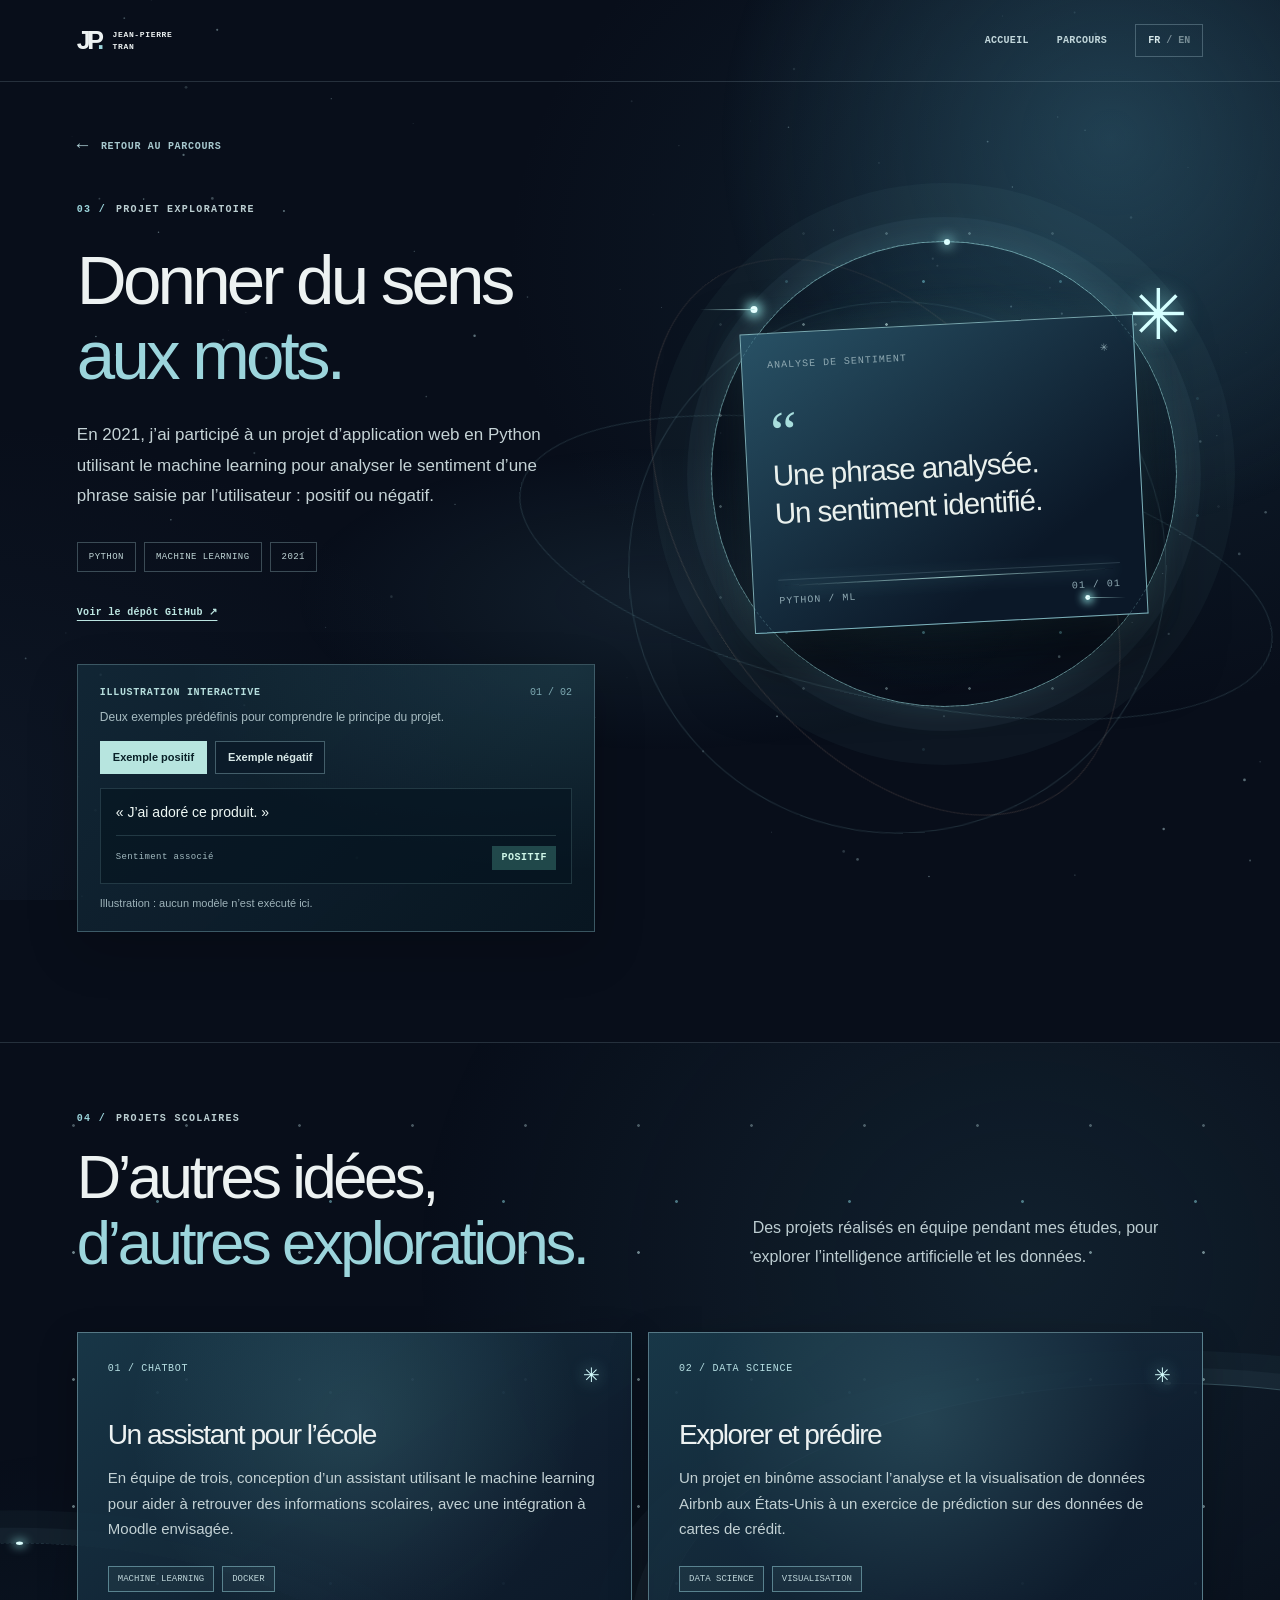
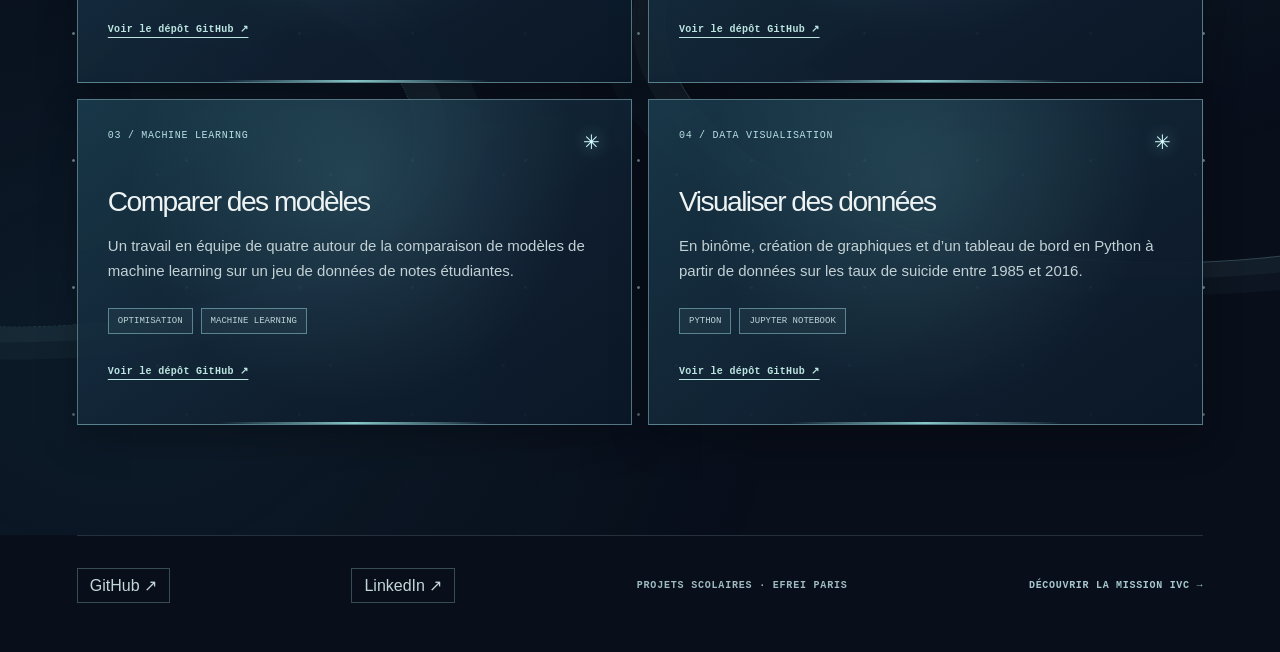
<file: projet.html>
<!doctype html>
<html lang="fr"><head><meta charset="utf-8"><meta name="viewport" content="width=device-width,initial-scale=1"><meta name="theme-color" content="#080e1a"><meta name="description" content="Projets scolaires de Jean-Pierre Tran à l’Efrei Paris : machine learning, data science et visualisation de données en Python."><link rel="icon" href="favicon.svg" type="image/svg+xml"><link rel="icon" href="favicon.ico" sizes="16x16 32x32 48x48"><link rel="apple-touch-icon" href="apple-touch-icon.png"><link rel="canonical" href="https://www.jeanpierre-tran.com/projet.html"><meta property="og:type" content="website"><meta property="og:site_name" content="Jean-Pierre Tran"><meta property="og:title" content="Projets scolaires · Jean-Pierre Tran"><meta property="og:description" content="Projets scolaires de Jean-Pierre Tran à l’Efrei Paris : machine learning, data science et visualisation de données en Python."><meta property="og:url" content="https://www.jeanpierre-tran.com/projet.html"><meta property="og:image" content="https://www.jeanpierre-tran.com/og-image.jpg"><meta property="og:image:width" content="1200"><meta property="og:image:height" content="630"><meta property="og:locale" content="fr_FR"><meta name="twitter:card" content="summary_large_image"><meta name="twitter:title" content="Projets scolaires · Jean-Pierre Tran"><meta name="twitter:description" content="Projets scolaires de Jean-Pierre Tran à l’Efrei Paris : machine learning, data science et visualisation de données en Python."><meta name="twitter:image" content="https://www.jeanpierre-tran.com/og-image.jpg"><title>Projets scolaires · Jean-Pierre Tran</title><link rel="preload" href="fonts/dm-sans-latin.woff2" as="font" type="font/woff2" crossorigin><link rel="preload" href="fonts/manrope-latin.woff2" as="font" type="font/woff2" crossorigin><link rel="stylesheet" href="assets/detail.css?v=2"></head>
<a class="skip-link" href="#main" data-fr="Aller au contenu" data-en="Skip to content">Aller au contenu</a><body class="detail-page" data-title-fr="Projets scolaires · Jean-Pierre Tran" data-title-en="Academic projects · Jean-Pierre Tran"><header class="detail-header"><a class="logo" data-home href="index.html#top"><span class="logo-mark">JP<span>.</span></span><span class="logo-name">JEAN-PIERRE<br>TRAN</span></a><nav class="detail-nav" aria-label="Navigation des pages"><a class="detail-home" data-home href="index.html#top" data-fr="ACCUEIL" data-en="HOME">ACCUEIL</a><a data-journey href="index.html#parcours" data-fr="PARCOURS" data-en="JOURNEY">PARCOURS</a><button class="detail-lang" id="language" type="button" aria-label="FR / EN — Switch to English">FR <span>/ EN</span></button></nav></header>
<main id="main"><div class="detail-top"><a class="detail-back" data-journey href="index.html#parcours"><span aria-hidden="true">←</span><strong data-fr="Retour au parcours" data-en="Back to my journey">Retour au parcours</strong></a></div><section id="projet" class="section project"><div class="section-inner project-grid"><div class="project-copy reveal"><div class="eyebrow"><span class="section-number">03 /</span><span data-fr="PROJET EXPLORATOIRE" data-en="EXPLORATORY PROJECT">PROJET EXPLORATOIRE</span></div><h1 data-fr="Donner du sens<br><em>aux mots.</em>" data-en="Find meaning<br><em>in words.</em>">Donner du sens<br><em>aux mots.</em></h1><p class="lead" data-fr="En 2021, j’ai participé à un projet d’application web en Python utilisant le machine learning pour analyser le sentiment d’une phrase saisie par l’utilisateur : positif ou négatif." data-en="In 2021, I worked on a Python web application using machine learning to classify the sentiment of a user-entered sentence as positive or negative.">En 2021, j’ai participé à un projet d’application web en Python utilisant le machine learning pour analyser le sentiment d’une phrase saisie par l’utilisateur : positif ou négatif.</p><div class="pills"><span>PYTHON</span><span>MACHINE LEARNING</span><span>2021</span></div><a class="academic-link featured-link" href="https://github.com/jeanpierre8/Big-Eng-Project" target="_blank" rel="noopener noreferrer" data-fr="Voir le dépôt GitHub ↗" data-en="View GitHub repository ↗">Voir le dépôt GitHub ↗</a></div><div class="project-art reveal"><div class="project-orbit"></div><div class="project-card"><div class="project-card-top"><span data-fr="ANALYSE DE SENTIMENT" data-en="SENTIMENT ANALYSIS">ANALYSE DE SENTIMENT</span><span>✳</span></div><div class="project-card-body"><span class="quote-mark">“</span><p data-fr="Une phrase analysée.<br>Un sentiment identifié." data-en="A sentence analysed.<br>A sentiment identified.">Une phrase analysée.<br>Un sentiment identifié.</p></div><div class="project-card-bottom"><span>PYTHON / ML</span><span>01 / 01</span></div></div><div class="project-star">✳</div></div></div></section><section class="section academic-projects" aria-labelledby="academic-title"><div class="section-inner"><div class="academic-heading"><div><div class="eyebrow"><span class="section-number">04 /</span><span data-fr="PROJETS SCOLAIRES" data-en="ACADEMIC PROJECTS">PROJETS SCOLAIRES</span></div><h2 id="academic-title" data-fr="D’autres idées,<br><em>d’autres explorations.</em>" data-en="More ideas,<br><em>more explorations.</em>">D’autres idées,<br><em>d’autres explorations.</em></h2></div><p data-fr="Des projets réalisés en équipe pendant mes études, pour explorer l’intelligence artificielle et les données." data-en="Projects completed with fellow students, exploring artificial intelligence and data.">Des projets réalisés en équipe pendant mes études, pour explorer l’intelligence artificielle et les données.</p></div><div class="academic-grid">
<article class="academic-card"><div class="academic-meta"><span>01 / CHATBOT</span><span>✳</span></div><h3 data-fr="Un assistant pour l’école" data-en="An assistant for school">Un assistant pour l’école</h3><p data-fr="En équipe de trois, conception d’un assistant utilisant le machine learning pour aider à retrouver des informations scolaires, avec une intégration à Moodle envisagée." data-en="A three-person project to design a machine learning assistant that helps find school information, with a possible Moodle integration.">En équipe de trois, conception d’un assistant utilisant le machine learning pour aider à retrouver des informations scolaires, avec une intégration à Moodle envisagée.</p><div class="academic-tags"><span>MACHINE LEARNING</span><span>DOCKER</span></div><a class="academic-link" href="https://github.com/jeanpierre8/Project-Engineering" target="_blank" rel="noopener noreferrer" data-fr="Voir le dépôt GitHub ↗" data-en="View GitHub repository ↗">Voir le dépôt GitHub ↗</a></article>
<article class="academic-card"><div class="academic-meta"><span>02 / DATA SCIENCE</span><span>✳</span></div><h3 data-fr="Explorer et prédire" data-en="Explore and predict">Explorer et prédire</h3><p data-fr="Un projet en binôme associant l’analyse et la visualisation de données Airbnb aux États-Unis à un exercice de prédiction sur des données de cartes de crédit." data-en="A two-person project combining analysis and visualisation of US Airbnb data with a prediction exercise using credit card data.">Un projet en binôme associant l’analyse et la visualisation de données Airbnb aux États-Unis à un exercice de prédiction sur des données de cartes de crédit.</p><div class="academic-tags"><span>DATA SCIENCE</span><span>VISUALISATION</span></div><a class="academic-link" href="https://github.com/jeanpierre8/Data_Science_Project" target="_blank" rel="noopener noreferrer" data-fr="Voir le dépôt GitHub ↗" data-en="View GitHub repository ↗">Voir le dépôt GitHub ↗</a></article>
<article class="academic-card"><div class="academic-meta"><span>03 / MACHINE LEARNING</span><span>✳</span></div><h3 data-fr="Comparer des modèles" data-en="Compare models">Comparer des modèles</h3><p data-fr="Un travail en équipe de quatre autour de la comparaison de modèles de machine learning sur un jeu de données de notes étudiantes." data-en="A four-person project comparing machine learning models using a dataset of student grades.">Un travail en équipe de quatre autour de la comparaison de modèles de machine learning sur un jeu de données de notes étudiantes.</p><div class="academic-tags"><span>OPTIMISATION</span><span>MACHINE LEARNING</span></div><a class="academic-link" href="https://github.com/jeanpierre8/Project_optimization" target="_blank" rel="noopener noreferrer" data-fr="Voir le dépôt GitHub ↗" data-en="View GitHub repository ↗">Voir le dépôt GitHub ↗</a></article>
<article class="academic-card"><div class="academic-meta"><span>04 / DATA VISUALISATION</span><span>✳</span></div><h3 data-fr="Visualiser des données" data-en="Visualise data">Visualiser des données</h3><p data-fr="En binôme, création de graphiques et d’un tableau de bord en Python à partir de données sur les taux de suicide entre 1985 et 2016." data-en="A two-person project creating charts and a Python dashboard from data on suicide rates between 1985 and 2016.">En binôme, création de graphiques et d’un tableau de bord en Python à partir de données sur les taux de suicide entre 1985 et 2016.</p><div class="academic-tags"><span>PYTHON</span><span>JUPYTER NOTEBOOK</span></div><a class="academic-link" href="https://github.com/jeanpierre8/Projet_Data_Visualisation" target="_blank" rel="noopener noreferrer" data-fr="Voir le dépôt GitHub ↗" data-en="View GitHub repository ↗">Voir le dépôt GitHub ↗</a></article>
</div></div></section></main><footer class="detail-footer"><a class="footer-social" href="https://github.com/jeanpierre8" target="_blank" rel="noopener noreferrer" aria-label="GitHub — jeanpierre8">GitHub ↗</a><a class="footer-social" href="https://www.linkedin.com/in/jean-pierre-tran/" target="_blank" rel="noopener noreferrer" aria-label="LinkedIn — Jean-Pierre Tran">LinkedIn ↗</a><span class="detail-footer-label" data-fr="PROJETS SCOLAIRES · EFREI PARIS" data-en="ACADEMIC PROJECTS · EFREI PARIS">PROJETS SCOLAIRES · EFREI PARIS</span><a class="detail-back" href="experience.html" data-detail-link data-fr="Découvrir la mission IVC →" data-en="Explore the IVC assignment →">Découvrir la mission IVC →</a></footer><script src="assets/detail.js?v=2" defer></script></body></html>
</file>
<file: assets/home.css>
@keyframes star-glow{0%{opacity:.3}to{opacity:.85}}@keyframes station-drift{0%{transform:translate3d(-4px,2px,0) rotate(-1.4deg) perspective(1200px) rotateY(-2deg)}50%{transform:translate3d(2px,-5px,0) rotate(.2deg) perspective(1200px) rotateY(1deg)}to{transform:translate3d(6px,0,0) rotate(1.4deg) perspective(1200px) rotateY(3deg)}}@keyframes beacon{0%,to{opacity:.2;scale:.7}50%{opacity:1;scale:1.3}}@keyframes wow-title{0%{clip-path:inset(0 0 100%0);transform:translateY(20px);filter:blur(4px)}to{clip-path:inset(0 0 0 0);transform:translateY(0);filter:blur(0)}}@keyframes wow-copy{0%{opacity:0;transform:translateY(12px)}to{opacity:1;transform:translateY(0)}}@keyframes wow-orbit{to{transform:rotate(360deg)}}@keyframes wow-light{0%{opacity:.42;scale:.95}to{opacity:.9;scale:1.08}}@keyframes xp-drift-one{to{transform:translate(32px,20px);opacity:1}}@keyframes xp-drift-two{to{transform:translate(-24px,-18px);opacity:.3}}@keyframes xp-twinkle{to{opacity:.15;scale:.5}}@keyframes xp-radar-pulse{0%{scale:.4;opacity:.7}to{scale:1.25;opacity:0}}@keyframes xp-radar-sweep{to{transform:rotate(360deg)}}@keyframes xp-meteor{0%,70%,to{opacity:0;transform:translate(-100px,-50px)}75%{opacity:.8}86%{opacity:0;transform:translate(260px,90px)}}@keyframes story-glow{to{opacity:.28;scale:.75}}@keyframes story-result{0%{opacity:.4;transform:translateY(4px)}to{opacity:1;transform:none}}@keyframes flight-twinkle{to{opacity:.35;scale:.65}}@keyframes personal-project-orbit{to{transform:translate(-50%,-50%) rotate(360deg)}}:root{--bg:#080e1a;--panel:#101b2a;--line:#a5c4cf30;--text:#edf2f2;--muted:#a3b3bd;--accent:#9cd5dc;--coral:#e8ac91}*{box-sizing:border-box}html{scroll-behavior:smooth}body{margin:0;color:var(--text);background:var(--bg);font-family:"DM Sans",sans-serif;overflow-x:hidden;background-color:#080e1a;background-image:radial-gradient(circle,#9bc6d94a .8px,transparent 1.4px),radial-gradient(circle,#c8eff62e .65px,transparent 1.2px),radial-gradient(ellipse at 75% 28%,#152c3d 0,#080e1a 68%);background-size:193px 223px,311px 269px,100% 100%;background-position:24px 15px,78px 87px,center;background-attachment:fixed;isolation:isolate;background:#080e1a}a{color:inherit;text-decoration:none}button{font:inherit}h1,h3,p{margin-top:0}h1,h2,h3{font-family:Manrope,sans-serif;letter-spacing:-.055em;font-weight:500}h1 em,h2 em,h3 em{font-style:normal;font-weight:400}.logo,.nav{display:flex;align-items:center}.nav{position:absolute;top:0;left:0;right:0;height:88px;padding:0 6%;justify-content:space-between;z-index:20;border-bottom:1px solid #b4d1dc2d}.logo{gap:12px}.logo-mark{font:800 25px Manrope,sans-serif;letter-spacing:-.14em}.logo-mark span,.nav nav a:hover,h1 em,h2 em,h3 em{color:var(--accent)}.logo-name{font:700 8px/1.5"Space Mono",monospace;letter-spacing:.08em}.nav nav,.nav-end{display:flex;align-items:center}.nav nav{gap:35px;font-size:12px;color:#dce4e5}.nav-end{gap:24px}.nav-end button{border:0;background:0 0;color:#fff;font:700 10px"Space Mono",monospace;cursor:pointer}.nav-end button span{opacity:.43}.nav-contact{padding:13px 18px;border:1px solid #c7dce06b;font-size:11px;font-weight:700;transition:background .2s}.nav-contact:hover{background:#ffffff18}.hero{position:relative;min-height:760px;height:100svh;max-height:1200px;overflow:hidden;background:#091420}.hero-picture{position:absolute;inset:-3%;transform:translateY(var(--offset,0px)) scale(1.03);will-change:transform}.hero-shade,.hero-stars{position:absolute;inset:0}.hero-shade{background:linear-gradient(90deg,rgba(5,10,20,.98)0,rgba(6,12,23,.83) 33%,rgba(6,12,23,.12) 80%),linear-gradient(0deg,#080e1a 0,transparent 27%)}.hero-stars{opacity:.3;background-image:radial-gradient(#fff 1px,transparent 1px),radial-gradient(#b0e3f1 .7px,transparent 1px);background-size:149px 137px,97px 111px;background-position:15px 25px,50px 50px}.hero-inner{position:relative;z-index:2;padding:clamp(155px,24vh,270px) 6%0;max-width:900px}.eyebrow{display:flex;align-items:center;gap:10px;font:700 10px"Space Mono",monospace;letter-spacing:.13em;color:#bccfd2}.spark-dot{width:7px;height:7px;border-radius:50%;background:var(--accent);box-shadow:0 0 12px var(--accent)}.hero-bottom i,.section-number{color:var(--accent)}.hero h1{font-size:clamp(58px,6.1vw,96px);line-height:1.04;margin:30px 0 25px}.hero-inner>p{font-size:16px;line-height:1.8;color:#c3d0d3;max-width:475px}.hero-actions{display:flex;gap:25px;align-items:center;margin-top:35px}.button{display:inline-flex;align-items:center;justify-content:space-between;gap:30px;padding:17px 20px;font-size:12px;font-weight:700;transition:transform .2s,background .2s}.button:hover{transform:translateY(-3px)}.primary{background:#c2e7e5;color:#0a1b22}.primary:hover{background:#e2faf5}.subtle{padding-left:0;color:#d4e7e8}.hero-bottom,.hero-index{position:absolute;right:6%;z-index:3;font:9px"Space Mono",monospace}.hero-bottom{left:6%;bottom:36px;display:flex;justify-content:space-between;color:#bed0d2;letter-spacing:.12em}.hero-bottom i{font-style:normal;padding:0 5px}.hero-index{top:52%;writing-mode:vertical-rl;color:#c3d7d9}.section{position:relative;padding:150px 0}.section-inner{width:min(1320px,88%);margin:auto;position:relative;z-index:2}.journey-heading,.section-top{display:grid;grid-template-columns:1fr 1fr;gap:10%;align-items:end}h2{font-size:clamp(48px,5.4vw,82px);line-height:1.08;margin:28px 0 0}.lead,.section-lead{font-size:17px;line-height:1.8;color:var(--muted);max-width:470px}.section-lead{margin:0 0 4px}.expertise{background:#0b1320}.expertise:before,.journey-section:before{content:"";position:absolute;inset:0;opacity:.35;background:radial-gradient(ellipse at 75%0,#30576650,transparent 48%)}.expertise-grid{display:grid;grid-template-columns:repeat(3,1fr);border:1px solid var(--line);margin-top:75px}.expertise-item{padding:29px 30px 34px;min-height:425px;border-right:1px solid var(--line);background:#0e1a29a8;transition:background .3s}.expertise-item:last-child{border:0}.expertise-item:hover{background:#162b3d}.item-top,.project-card-bottom,.project-card-top,.signal-bottom,.signal-top{display:flex;justify-content:space-between;align-items:center;font:10px"Space Mono",monospace;letter-spacing:.1em;color:#8fa9b2}.item-symbol{color:#add9d8;font-size:21px}.item-art{height:130px;margin:22px 0 25px;position:relative;color:#8fd0d5;overflow:hidden}.data-art{display:flex;align-items:end;gap:12px;padding:10px 12px 15px}.data-art i{width:12%;border:1px solid #76b7bd83;background:linear-gradient(0deg,#589ba646,#aee2df16);height:34%}.data-art i:nth-child(2){height:58%}.data-art i:nth-child(3){height:44%}.data-art i:nth-child(4){height:78%}.data-art i:nth-child(5){height:61%}.art-line{position:absolute;left:0;right:0;bottom:14px;height:1px;background:#9bd1d155}.orbit-art i{position:absolute;left:50%;top:50%;border:1px solid #76b8c36c;border-radius:50%;width:190px;height:65px;transform:translate(-50%,-50%) rotate(0deg);rotate:var(--orbit-angle,0deg);transition:rotate .1s linear}.orbit-art i:nth-child(2){transform:translate(-50%,-50%) rotate(60deg)}.orbit-art i:nth-child(3){transform:translate(-50%,-50%) rotate(-60deg)}.orbit-art b{position:absolute;left:50%;top:50%;width:12px;height:12px;border-radius:50%;background:#b6e6e1;transform:translate(-50%,-50%);box-shadow:0 0 28px #a5dfe0}.wave-art{display:grid;place-items:center}.wave-art svg{width:100%;overflow:visible;filter:drop-shadow(0 0 6px #75bfc488)}.expertise-item h3{font-size:27px;margin-bottom:13px}.expertise-item p{color:#a6b8bf;font-size:14px;line-height:1.65;min-height:70px}.expertise-item small{font:9px/1.8"Space Mono",monospace;letter-spacing:.04em;color:#8ab1b7}.interlude{height:clamp(400px,65vh,700px);position:relative;overflow:hidden;background:#09111f}.planet-horizon{position:absolute;inset:-20%0;background:radial-gradient(ellipse 80% 60%at 50% 105%,#b2d9d1 0,#3a7986 4%,#1a3c50 8%,#0c1a2a 23%,#080f1c 47%,transparent 48%);transform:translateY(var(--offset,0px));filter:drop-shadow(0-20px 65px #75b5bf33)}.orbit-ring{position:absolute;left:50%;top:72%;width:120%;height:40%;border:1px solid #abdce12c;border-radius:50%;transform:translate(-50%,-50%) rotate(-7deg)}.ring-two{width:95%;height:30%;transform:translate(-50%,-50%) rotate(8deg)}.interlude-copy{position:absolute;left:6%;right:6%;bottom:35px;display:flex;justify-content:space-between;align-items:center;font:9px"Space Mono",monospace;letter-spacing:.12em;color:#b9d2d4}.interlude-copy strong{font-weight:400}.experience{background:#0b1421}.exp-grid,.project-grid{display:grid;grid-template-columns:1fr 1fr;gap:9%;align-items:center}.exp-art{position:relative;min-height:510px;border:1px solid #8eb4bd3d;background:radial-gradient(circle at 50% 48%,#23485b,#0c1d2a 60%,#0c1522);overflow:hidden}.exp-gridlines{position:absolute;inset:0;background-image:linear-gradient(#8abcc014 1px,transparent 1px),linear-gradient(90deg,#8abcc014 1px,transparent 1px);background-size:42px 42px}.exp-orbit{position:absolute;left:50%;top:50%;width:80%;aspect-ratio:1;border:1px solid #84bbc344;border-radius:50%;transform:translate(-50%,-50%)}.orbit-b{width:62%;border-style:dashed}.signal-panel{position:absolute;z-index:2;left:12%;right:12%;top:26%;padding:20px;background:#0a1a27d9;border:1px solid #a2cbd067;box-shadow:0 20px 60px #0007}.signal-top span:last-child{color:#97d8c4}.signal-screen{height:150px;display:grid;place-items:center;color:#9de1da}.signal-screen svg{width:100%;height:100%;overflow:visible;filter:drop-shadow(0 0 9px #73e1d5)}.signal-bottom{border-top:1px solid #9ac7c931;padding-top:15px}.exp-tag,.project:before{position:absolute;border-radius:50%}.exp-tag{right:4%;bottom:7%;width:120px;height:120px;border:1px solid #c0e2df66;background:#0d2334;display:flex;flex-direction:column;align-items:center;justify-content:center;font:8px"Space Mono",monospace;gap:5px;transform:rotate(9deg);z-index:4}.exp-tag strong{font:500 32px Manrope;color:#bce5e1}.coordinate,.pills span{font:9px"Space Mono",monospace}.coordinate{position:absolute;bottom:20px;left:20px;color:#9bb5bf}.exp-copy .lead,.project-copy .lead{margin:28px 0}.exp-list{padding:0;list-style:none;border-top:1px solid var(--line)}.exp-list li,.timeline article{border-bottom:1px solid var(--line)}.exp-list li{padding:14px 0;font-size:14px;line-height:1.5;color:#d3dfe0}.exp-list li:before{content:"↗";margin-right:13px;color:var(--accent)}.exp-note{font-size:12px;color:#8fa8b2;margin-top:25px}.project{background:#101e2c;overflow:hidden}.project:before{content:"";width:850px;height:850px;right:-20%;top:-50%;background:radial-gradient(circle,#34657b80,transparent 65%)}.pills{display:flex;flex-wrap:wrap;gap:8px;margin-top:30px}.pills span{padding:9px 11px;border:1px solid #9ec4ca55;letter-spacing:.05em;color:#c0d5d6}.project-art{height:500px;position:relative;display:grid;place-items:center}.project-orbit{position:absolute;width:90%;aspect-ratio:1;border:1px solid #a6dce035;border-radius:50%;box-shadow:0 0 0 35px #ffffff05,0 0 0 70px #ffffff04}.project-card{width:76%;height:300px;position:relative;background:linear-gradient(135deg,#1e3949,#0b1828);border:1px solid #a6dce25b;box-shadow:0 30px 70px #0006;padding:25px;transform:rotate(-3deg);display:flex;flex-direction:column;justify-content:space-between}.project-card-body p{font:400 clamp(22px,2.3vw,36px)/1.3 Manrope,sans-serif;letter-spacing:-.035em;margin:0;color:#e9f0ed}.quote-mark{font:60px Georgia;color:#a8dedd;line-height:.5}.project-card-bottom{border-top:1px solid var(--line);padding-top:15px}.project-star{position:absolute;right:3%;top:10%;font-size:70px;color:#a7dbd5}.journey-section{background:#0b1320}.journey-heading{position:relative}.timeline{margin-top:75px;border-top:1px solid var(--line)}.timeline article{display:grid;gap:5%;padding:25px 0;align-items:start}.timeline article>span{font:10px"Space Mono",monospace;letter-spacing:.05em;color:#96b3bc;padding-top:8px}.timeline h3{font-size:24px;margin-bottom:8px}.timeline p{font-size:13px;color:#9db0b7;margin:0;line-height:1.6}.timeline b{font-size:18px;font-weight:400;color:#81b4bb}.closing{min-height:720px;padding:160px 6% 30px;position:relative;overflow:hidden;background:#091522}.closing-glow{position:absolute;inset:0;background:radial-gradient(ellipse at 50% 100%,#6a9fa150,#1b3d4c33 35%,transparent 65%)}.closing-orbit{position:absolute;left:50%;top:70%;width:90%;height:60%;border:1px solid #8ec6cc30;border-radius:50%;transform:translate(-50%,-50%) rotate(-8deg)}.orbit-y{width:68%;height:45%;transform:translate(-50%,-50%) rotate(12deg)}.closing-copy{position:relative;z-index:2;max-width:850px;margin:auto;text-align:center}.closing-copy .eyebrow{justify-content:center}.closing h2{font-size:clamp(49px,6.2vw,94px)}.closing-copy p{max-width:500px;margin:28px auto 35px;line-height:1.7;color:#afc2c8}.footer-line{position:relative;z-index:2;margin-top:155px;display:flex;flex-wrap:wrap;row-gap:10px;justify-content:space-between;align-items:center;padding-top:24px;border-top:1px solid var(--line);font:11px"Space Mono",monospace;letter-spacing:.08em;color:#a3b9bf}.footer-logo{font:700 16px Manrope,sans-serif;color:#fff}.footer-logo span{color:var(--accent)}.reveal{opacity:1;transform:none;transition:opacity .8s ease,transform .8s ease}.reveal.reveal-pending:not(.visible):not(:focus-within){opacity:0;transform:translateY(28px)}.reveal.visible,.reveal:focus-within{opacity:1;transform:none}a:focus-visible,button:focus-visible{outline:3px solid #a0d8dc;outline-offset:4px}@media (max-width:800px){.nav{height:70px;padding:0 6%}.nav nav{display:none}.nav-end{gap:12px}.nav-contact{padding:10px}.hero{height:100svh;min-height:690px}.hero-picture{background-position:60%center}.hero-shade{background:linear-gradient(0deg,#080e1a 0,#080e1ac7 40%,#080e1a25 100%),linear-gradient(90deg,#080e1a60,transparent)}.hero-inner{padding:160px 6%0}.hero h1{font-size:clamp(48px,10vw,72px)}.hero-inner>p{font-size:14px;max-width:360px}.hero-bottom,.timeline article>span{font-size:8px}.hero-bottom>span:first-child{display:none}.hero-index{display:none}.section{padding:95px 0}.exp-grid,.journey-heading,.project-grid,.section-top{grid-template-columns:1fr;gap:35px}.lead,.section-lead{font-size:15px}.expertise-grid{grid-template-columns:1fr;margin-top:45px}.expertise-item{min-height:0;border-right:0;border-bottom:1px solid var(--line);padding:25px}.expertise-item p{min-height:0}.item-art{height:90px;margin:16px 0}.exp-art{min-height:390px;order:2}.project-art{height:370px}.project-card{height:260px}.timeline{margin-top:45px}.timeline article{grid-template-columns:30% 1fr auto;gap:5%}.timeline h3{font-size:20px}.closing{min-height:650px;padding:125px 6% 25px}.footer-line{margin-top:130px;font-size:10px;gap:10px}}@media (prefers-reduced-motion:reduce){html{scroll-behavior:auto}.hero-picture,.planet-horizon{transform:none!important}.reveal{opacity:1;transform:none}.button{transition:none}.reveal.reveal-pending:not(.visible){opacity:1;transform:none;transition:none}}.reveal.reveal-pending:focus-within{transition:none}.skip-link{position:absolute;left:-9999px;top:0;z-index:100;background:#c2e7e5;color:#0a1b22;padding:14px 20px;font:700 13px"DM Sans",sans-serif}.skip-link:focus{left:12px;top:12px;outline:3px solid #a0d8dc;outline-offset:2px}.footer-social{color:#c3d7d9;border:1px solid #99c9d055;padding:7px 12px;transition:background .2s,color .2s;white-space:nowrap}.footer-social:hover{background:#ffffff18;color:#fff}.detail-page h1{font-size:clamp(48px,5.4vw,82px);line-height:1.08;margin:28px 0 0}.hero-stars{animation:star-glow 7s ease-in-out infinite alternate}.hero-picture{scale:var(--hero-zoom,1.025);transform-origin:75% 45%}.hero-inner{translate:0 var(--hero-copy-y,0px);opacity:var(--hero-copy-opacity,1)}.expertise-item .data-art i{transform-origin:bottom;transform:scaleY(var(--bar-fill,1));transition:transform .15s linear}.orbit-art i:nth-child(2){rotate:calc(var(--orbit-angle,0deg)*-.75)}.orbit-art i:nth-child(3){rotate:calc(var(--orbit-angle,0deg)*.5)}.signal-screen path,.wave-art path{stroke-dashoffset:var(--signal-offset,0);transition:stroke-dashoffset .1s linear}.signal-panel{transform:perspective(1200px) rotateY(var(--panel-rotate,0deg)) translateY(var(--panel-y,0px));will-change:transform}.exp-orbit.orbit-a{rotate:var(--orbit-angle,0deg)}.exp-orbit.orbit-b{rotate:calc(var(--orbit-angle,0deg)*-.6)}.project-card{transform:perspective(1000px) rotateY(var(--project-turn,0deg)) rotate(var(--project-tilt,0deg)) translateY(var(--project-y,0px));will-change:transform}.closing-orbit.orbit-x,.project-star{rotate:var(--orbit-angle,0deg)}.timeline article{translate:var(--timeline-x,0px)0;opacity:var(--timeline-opacity,1);transition:opacity .12s linear,translate .12s linear}.closing-orbit.orbit-y{rotate:calc(var(--orbit-angle,0deg)*-.7)}@media (prefers-reduced-motion:reduce){.hero-stars{animation:none}.hero-picture{scale:1}.hero-inner{translate:none;opacity:1}.expertise-item .data-art i,.project-card,.signal-panel,.timeline article{transform:none!important;translate:none!important;opacity:1!important}.signal-screen path,.wave-art path{stroke-dashoffset:0!important}.closing-orbit,.exp-orbit,.orbit-art i,.project-star{rotate:none!important}}.expertise{background:linear-gradient(180deg,#080e1a 0,#0b1320 18%)}.experience{background:linear-gradient(180deg,#0b1320 0,#0b1421 20%)}.project{background:linear-gradient(180deg,#0b1421 0,#101e2c 24%)}.journey-section{background:linear-gradient(180deg,#101e2c 0,#0b1320 22%)}.closing{background:linear-gradient(180deg,#0b1320 0,#091522 24%)}.closing>.closing-copy,.section>.section-inner{transform:translate3d(0,var(--section-enter-y,0px),0) scale(var(--section-enter-scale,1));opacity:calc(var(--section-enter-opacity,1)*var(--section-exit-opacity,1));transform-origin:center top;will-change:transform,opacity}@media (prefers-reduced-motion:reduce){.closing>.closing-copy,.section>.section-inner{transform:none!important;opacity:1!important}}.hero-stars{-webkit-mask-image:linear-gradient(to bottom,#000 0,#000 40%,transparent 100%);mask-image:linear-gradient(to bottom,#000 0,#000 40%,transparent 100%)}.expertise:before,.journey-section:before{-webkit-mask-image:linear-gradient(to bottom,transparent 0,#000 28%,#000 70%,transparent 100%);mask-image:linear-gradient(to bottom,transparent 0,#000 28%,#000 70%,transparent 100%)}.project:before{-webkit-mask-image:linear-gradient(to bottom,transparent 0,#000 25%,#000 70%,transparent 100%);mask-image:linear-gradient(to bottom,transparent 0,#000 25%,#000 70%,transparent 100%);display:none}.closing-glow{-webkit-mask-image:linear-gradient(to bottom,transparent 0,#000 40%);mask-image:linear-gradient(to bottom,transparent 0,#000 40%)}.hero-picture{background:0 0;overflow:hidden}.hero-scene{position:absolute;left:50%;top:50%;height:100%;width:max(100%,240svh);transform:translate(-50%,-50%);background:url(../planet-background-optimized.webp)center/cover no-repeat}.station-rig{position:absolute;left:54%;top:9%;width:39%;height:49%;display:grid;place-items:center;transform-origin:50% 50%;animation:station-drift 24s ease-in-out infinite alternate;filter:drop-shadow(0 6px 18px #020a15a0);will-change:transform}.station-rig img{object-fit:contain}.station-beacon{position:absolute;width:3px;height:3px;border-radius:50%;background:#fff8d0;box-shadow:0 0 6px 2px #ffdc80,0 0 16px 4px #ffc77799;animation:beacon 3.3s ease-in-out infinite;pointer-events:none}.beacon-one{left:22%;top:48%}.beacon-two{left:72%;top:39%;animation-delay:-1.1s}.beacon-three{left:48%;top:28%;animation-delay:-2.2s}.beacon-four{left:82%;top:57%;animation-delay:-.7s}@media (max-width:800px){.hero-scene{width:max(100%,240svh)}.station-rig{left:54%;width:39%;top:10%}}@media (prefers-reduced-motion:reduce){.station-beacon,.station-rig{animation:none}.station-beacon{opacity:.65}}@media (max-width:800px){.station-rig{left:calc(50% - 5vw);width:75vw;height:34%;top:13%}.hero-scene{background-image:url(../planet-background-mobile.webp)}}.station-rig img,.station-rig picture{display:block;width:100%;height:100%}.data-art i{transform:scaleY(var(--sm-bar,1))!important;transform-origin:bottom;will-change:transform}.orbit-art b{box-shadow:0 0 calc(12px + var(--sm-ai,1)*25px) #a5dfe0;scale:calc(.75 + var(--sm-ai,1)*.25)}.signal-screen path,.wave-art path{stroke-dasharray:700;stroke-dashoffset:calc((1 - var(--sm-signal,1))*700)!important}.signal-screen{position:relative;overflow:hidden}.sm-project-glow,.sm-signal-scan{position:absolute;pointer-events:none}.sm-signal-scan{top:13%;bottom:13%;width:1px;left:calc(var(--sm-signal,1)*100%);background:linear-gradient(transparent,#b6eeec,transparent);box-shadow:0 0 12px #b6eeec;opacity:calc(4*var(--sm-signal,1)*(1 - var(--sm-signal,1)))}.project-card-body p{clip-path:inset(0 0 calc((1 - var(--sm-project,1))*100%)0)}.sm-project-glow{left:8%;right:8%;bottom:0;height:1px;background:linear-gradient(90deg,transparent,#b9eeea,transparent);opacity:calc(4*var(--sm-project,1)*(1 - var(--sm-project,1)));transform:translateY(calc((1 - var(--sm-project,1))*-145px));box-shadow:0 0 15px #80dce0}.timeline,.timeline article{position:relative}.sm-timeline-track,.timeline article::before{position:absolute;left:27%;pointer-events:none}.sm-timeline-track{top:0;bottom:0;width:1px;background:#96d3d126}.sm-timeline-track::before{content:"";position:absolute;inset:0;background:linear-gradient(#b5e6e1,#719fac);transform-origin:top;transform:scaleY(var(--sm-track,1));box-shadow:0 0 10px #80cbc47a}.timeline article::before{content:"";top:36px;width:7px;height:7px;border-radius:50%;background:#b7e2df;box-shadow:0 0 10px #99dfdb;transform:translateX(-3px) scale(var(--sm-node,1));opacity:var(--sm-node,1)}@media (max-width:800px){.sm-timeline-track,.timeline article::before{left:32.5%}}@media (prefers-reduced-motion:reduce){.data-art i,.sm-timeline-track::before{transform:none!important}.orbit-art b{scale:1!important}.signal-screen path,.wave-art path{stroke-dashoffset:0!important}.project-card-body p{clip-path:none!important}.sm-project-glow,.sm-signal-scan{display:none}.timeline article::before{transform:translateX(-3px)!important;opacity:1!important}}.hero .wow-cosmos,.hero .wow-orbits{position:absolute;z-index:1;pointer-events:none}.hero .wow-cosmos{inset:0;width:100%;height:100%;opacity:.78;mask-image:linear-gradient(to bottom,#000 0,#000 48%,transparent 100%);-webkit-mask-image:linear-gradient(to bottom,#000 0,#000 48%,transparent 100%)}.hero .wow-orbits{right:-8%;top:7%;width:min(64vw,900px);aspect-ratio:1.75;opacity:.58;transform:translate3d(var(--wow-px,0px),var(--wow-py,0px),0) rotate(-10deg);mask-image:linear-gradient(to bottom,#000,transparent 96%);-webkit-mask-image:linear-gradient(to bottom,#000,transparent 96%)}.hero .wow-orbit{position:absolute;inset:15% 2%;border:1px solid #91cbd32e;border-radius:50%;animation:wow-orbit 35s linear infinite;box-shadow:0 0 30px #72bad10b}.hero .wow-orbit:nth-child(2){inset:26% 11%;border-color:#b9edf023;animation-duration:45s;animation-direction:reverse;rotate:20deg}.hero .wow-orbit:nth-child(3){inset:2% 20%;border-color:#98d4e51c;animation-duration:55s;rotate:-28deg}.hero .wow-orbit:before{content:"";position:absolute;left:50%;top:-3px;width:5px;height:5px;border-radius:50%;background:#d7faff;box-shadow:0 0 10px 2px #b6f4ff,0 0 30px #64c2df}.hero .wow-orbit:nth-child(3):before{background:#f3d3a3;box-shadow:0 0 10px #ffd4a2}.hero .wow-flare{position:absolute;z-index:1;pointer-events:none;right:-12%;top:29%;width:70vw;height:20vw;background:radial-gradient(ellipse,#e8bc8750 0,#77b8d31c 20%,transparent 70%);mix-blend-mode:screen;transform:translate3d(calc(var(--wow-px,0px)*-.5),calc(var(--wow-py,0px)*-.5),0);animation:wow-light 9s ease-in-out infinite alternate;mask-image:linear-gradient(to bottom,#000,transparent 100%);-webkit-mask-image:linear-gradient(to bottom,#000,transparent 100%)}.hero .station-rig{translate:calc(var(--wow-px,0px)*.35) calc(var(--wow-py,0px)*.35)}.hero-inner h1{animation:wow-title .75s cubic-bezier(.2,.7,.2,1) both}.hero-actions,.hero-inner>p{animation:wow-copy .7s .12s ease both}@media (max-width:800px){.hero .wow-orbits{right:-38%;top:14%;width:115vw;opacity:.4}.hero .wow-flare{right:-30%;top:35%;width:100vw;height:35vw}.hero .station-rig{translate:none}}@media (prefers-reduced-motion:reduce){.hero .wow-cosmos,.hero .wow-flare,.hero .wow-orbits{display:none!important}.hero-actions,.hero-inner h1,.hero-inner>p{animation:none!important;clip-path:none!important;filter:none!important;transform:none!important}.hero .station-rig{translate:none!important}}.expertise-item{position:relative;isolation:isolate;overflow:hidden}.xp-card-light{z-index:-1;opacity:var(--xp-glow,0);background:radial-gradient(circle 170px at var(--xp-mouse-x,50%) var(--xp-mouse-y,50%),#7be4e52c,transparent 75%);transition:opacity .4s}.xp-card-light,.xp-satellites{position:absolute;inset:0;pointer-events:none}.xp-satellites i{position:absolute;width:4px;height:4px;border-radius:50%;background:#c6fffa;box-shadow:0 0 9px 2px #8de8e9aa;opacity:.65}.xp-satellites i:nth-child(1){top:18%;left:18%;animation:xp-drift-one 5s ease-in-out infinite alternate}.xp-satellites i:nth-child(2){top:60%;left:75%;width:3px;height:3px;animation:xp-drift-two 6s ease-in-out infinite alternate}.xp-satellites i:nth-child(3){top:28%;left:55%;width:2px;height:2px;animation:xp-twinkle 2.6s ease-in-out infinite alternate}.closing:not(.xp-active) .xp-closing-stars *,.experience:not(.xp-active) .xp-radar *,.expertise:not(.xp-active) .xp-satellites i{animation-play-state:paused}.xp-radar{position:absolute;inset:0;overflow:hidden;pointer-events:none;z-index:1;opacity:.7}.xp-radar-ring,.xp-radar-sweep{position:absolute;left:50%;top:50%}.xp-radar-ring{width:78%;aspect-ratio:1;border:1px solid #90d8dc30;border-radius:50%;translate:-50% -50%}.xp-radar-ring.a{animation:xp-radar-pulse 5s linear infinite}.xp-radar-ring.b{animation:xp-radar-pulse 5s linear -2.5s infinite}.xp-radar-sweep{width:40%;height:1px;transform-origin:left;background:linear-gradient(90deg,#b1f5ebbb,transparent);rotate:var(--xp-spin,0deg);filter:drop-shadow(0 0 7px #82d5cf);animation:xp-radar-sweep 12s linear infinite}.xp-radar-point{position:absolute;width:4px;height:4px;background:#caf8f3;border-radius:50%;box-shadow:0 0 9px 2px #95ded3;animation:xp-twinkle 2s ease-in-out infinite alternate}.xp-radar-point.p1{top:26%;left:34%}.xp-radar-point.p2{top:67%;left:77%;animation-delay:-.8s}.xp-radar-point.p3{top:72%;left:21%;animation-delay:-1.5s}.xp-project-orbit{position:absolute;inset:0;pointer-events:none;z-index:0}.xp-project-halo{left:50%;top:50%;width:90%;aspect-ratio:1;border:1px dashed #a7edf035;translate:-50% -50%;rotate:var(--xp-spin,0deg)}.xp-closing-stars i,.xp-comet,.xp-project-halo,.xp-route span{position:absolute;border-radius:50%}.xp-comet{top:15%;left:14%;width:7px;height:7px;background:#e5ffff;box-shadow:0 0 12px 4px #94e7e5;transform:translate(var(--xp-drift,0px),var(--xp-rise,0px))}.xp-comet:before{content:"";position:absolute;right:3px;top:3px;width:55px;height:1px;background:linear-gradient(90deg,transparent,#b8ece9)}.xp-comet.b{top:75%;left:76%;scale:.7;transform:translate(calc(var(--xp-drift,0px)*-1),calc(var(--xp-rise,0px)*-1)) rotate(180deg)}.xp-closing-stars,.xp-route{position:absolute;pointer-events:none}.xp-route{left:27%;top:0;bottom:0;width:1px;z-index:3}.xp-route span{left:-4px;top:calc(var(--xp-route-progress,0)*100%);width:9px;height:9px;background:#e4ffff;box-shadow:0 0 9px 3px #8ed9dc,0 0 24px 8px #76c5d779;transition:top .12s linear}.xp-route span:after{content:"";position:absolute;left:4px;bottom:8px;width:1px;height:40px;background:linear-gradient(transparent,#b7e6e6)}.xp-closing-stars{inset:0;overflow:hidden}.xp-closing-stars i{left:var(--x);top:var(--y);width:3px;height:3px;background:#d2ffff;box-shadow:0 0 8px 2px #90dce2;animation:xp-twinkle 3s ease-in-out infinite alternate}.xp-closing-stars i:nth-child(1){--x:12%;--y:25%}.xp-closing-stars i:nth-child(2){--x:27%;--y:16%;animation-delay:-1s}.xp-closing-stars i:nth-child(3){--x:72%;--y:22%;animation-delay:-2s}.xp-closing-stars i:nth-child(4){--x:87%;--y:43%;animation-delay:-.6s}.xp-closing-stars i:nth-child(5){--x:16%;--y:66%;animation-delay:-1.7s}.xp-closing-stars i:nth-child(6){--x:81%;--y:75%;animation-delay:-2.4s}.xp-closing-stars span{position:absolute;top:12%;left:18%;width:130px;height:1px;rotate:-18deg;background:linear-gradient(90deg,transparent,#d5ffff);opacity:0;animation:xp-meteor 9s ease-in infinite}@media (max-width:800px){.xp-route{left:32.5%}.xp-comet:before{width:35px}.xp-card-light{display:none}.xp-radar-sweep{width:36%}}@media (prefers-reduced-motion:reduce){.xp-card-light,.xp-closing-stars,.xp-project-orbit,.xp-radar,.xp-route,.xp-satellites{display:none!important}}.detail-page #experience .xp-radar-ring.a{animation-duration:8s}.detail-page #experience .xp-radar-ring.b{animation:none;scale:.85;opacity:.25}.detail-page #experience .xp-radar-point.p1{animation-duration:3.5s}.detail-page #experience .xp-radar-point.p2,.detail-page #experience .xp-radar-point.p3{animation:none;opacity:.45}.hero .hero-scene{scale:var(--ih-camera-scale,1);transform-origin:69% 45%;will-change:scale}.hero .station-rig img{scale:var(--ih-station-scale,1);transform-origin:50% 55%;will-change:scale}.hero .ih-stream{inset:0;z-index:1;overflow:hidden;opacity:var(--ih-stream-opacity,0);mask-image:linear-gradient(to bottom,#000 0,#000 48%,transparent 100%);-webkit-mask-image:linear-gradient(to bottom,#000 0,#000 48%,transparent 100%)}.hero .ih-stream i{position:absolute;left:var(--x);top:var(--y);display:block;width:var(--length);height:1px;opacity:var(--alpha);background:linear-gradient(90deg,transparent,#bdedf4);transform:translate3d(calc(var(--ih-travel,0px)*var(--speed)),calc(var(--ih-travel,0px)*var(--vertical)),0) rotate(var(--angle));transform-origin:right center;filter:drop-shadow(0 0 3px #a0e6f7);will-change:transform}.hero .ih-bloom,.hero .ih-stream,.im-depth{position:absolute;pointer-events:none}.hero .ih-bloom{z-index:1;right:-20%;top:22%;width:75%;height:56%;opacity:var(--ih-bloom-opacity,0);background:radial-gradient(ellipse at 64% 45%,#8ec8e533,transparent 62%);transform:scale(var(--ih-bloom-scale,1));mix-blend-mode:screen;mask-image:linear-gradient(to bottom,#000 35%,transparent 100%);-webkit-mask-image:linear-gradient(to bottom,#000 35%,transparent 100%)}@media (max-width:800px){.hero .hero-scene{transform-origin:54% 43%}.hero .ih-stream i:nth-child(n+15){display:none}.hero .ih-bloom{right:-35%;width:100%;top:25%}}@media (prefers-reduced-motion:reduce){.hero .hero-scene,.hero .station-rig img{scale:1!important}.hero .ih-bloom,.hero .ih-stream{display:none!important}}.im-depth{inset:0;overflow:hidden;z-index:0;mask-image:linear-gradient(to bottom,transparent,#000 22%,#000 76%,transparent);-webkit-mask-image:linear-gradient(to bottom,transparent,#000 22%,#000 76%,transparent)}.im-ex-grid{position:absolute;top:6%;left:-15%;width:75%;height:72%;opacity:.21;background-image:linear-gradient(#8cccd43d 1px,transparent 1px),linear-gradient(90deg,#8cccd43d 1px,transparent 1px);background-size:76px 76px;transform:perspective(700px) rotateX(62deg) rotateZ(-15deg) translate3d(var(--im-x,0px),var(--im-y,0px),0);transform-origin:center;mask-image:radial-gradient(ellipse,#000 8%,transparent 70%)}.im-ex-beam{position:absolute;top:22%;right:-12%;width:70%;height:42%;background:linear-gradient(125deg,transparent 30%,#99e4e20d 48%,#d4ffff24 50%,#99e4e20a 52%,transparent 70%);transform:translate3d(var(--im-x,0px),var(--im-y,0px),0) rotate(-8deg)}.im-ex-constellation{position:absolute;right:8%;top:11%;width:25%;height:27%;border:1px solid #a5e4ee15;border-radius:50%;rotate:var(--im-angle,0deg)}.im-ex-constellation i{position:absolute;background:#c6faff;border-radius:50%;width:4px;height:4px;box-shadow:0 0 10px 2px #a1e5eb}.im-ex-constellation i:nth-child(1){left:8%;top:16%}.im-ex-constellation i:nth-child(2){left:65%;top:1%}.im-ex-constellation i:nth-child(3){left:95%;top:61%}.im-ex-constellation i:nth-child(4){left:30%;top:95%}.im-exp-ray{position:absolute;inset:0;background:radial-gradient(ellipse 35% 30%at var(--im-light,50%) 44%,#488ba327,transparent 70%);transform:translateY(var(--im-y,0px))}.im-exp-orbit,.im-exp-points i{position:absolute;border-radius:50%}.im-exp-orbit{left:-15%;top:5%;width:90%;height:80%;border:1px solid #88d4dc21;transform:translate3d(var(--im-x,0px),var(--im-y,0px),0) rotate(var(--im-angle,0deg))}.im-exp-orbit.b{left:30%;width:80%;height:50%;top:28%;border-color:#abdff017;transform:translate3d(var(--im-rev,0px),0,0) rotate(-18deg)}.im-exp-points i{top:20%;left:20%;width:5px;height:5px;background:#defeff;box-shadow:0 0 16px 3px #99e9ed;transform:translate3d(var(--im-x,0px),var(--im-y,0px),0)}.im-exp-points i:nth-child(2){left:80%;top:40%;width:3px;height:3px;transform:translate3d(var(--im-rev,0px),var(--im-y,0px),0)}.im-exp-points i:nth-child(3){left:67%;top:75%;width:3px;height:3px}.im-prism{position:absolute;right:8%;top:15%;width:42%;height:60%;border:1px solid #a4e3ea28;border-radius:50%;transform:translate3d(var(--im-x,0px),var(--im-y,0px),0) rotate(var(--im-angle,0deg))}.im-prism.b{right:15%;top:8%;width:30%;height:70%;transform:translate3d(var(--im-rev,0px),0,0) rotate(-34deg);border-color:#e7b7a128}.im-prism.c{right:0;top:30%;width:60%;height:30%;transform:translate3d(0,var(--im-y,0px),0) rotate(12deg)}.im-proj-rays{position:absolute;inset:0;background:radial-gradient(ellipse 40% 24%at var(--im-light,60%) 50%,#71bcd41a,transparent 72%)}.im-route{position:absolute;left:0;top:8%;width:100%;height:78%;overflow:visible;opacity:.4;transform:translate3d(var(--im-x,0px),var(--im-y,0px),0)}.im-route path{stroke:#9cdee3;stroke-width:1.5;stroke-dasharray:1500;stroke-dashoffset:calc((1 - var(--im-fill,1))*1500)}.im-route circle{fill:#d4ffff;filter:drop-shadow(0 0 8px #a1e5e8);opacity:var(--im-fill,1)}.im-contact-atmosphere{position:absolute;bottom:-40%;left:-15%;width:130%;height:70%;border-radius:50%;border:1px solid #a9e9e952;background:radial-gradient(ellipse at center top,#72bfc534,#11324316 38%,transparent 67%);box-shadow:0-20px 70px #71c9d019;transform:translateY(var(--im-y,0px))}.im-contact-crescent{position:absolute;right:12%;top:5%;width:20%;aspect-ratio:1;border-radius:50%;box-shadow:inset -2px 0 2px #c7efea55,8px 0 32px #9dd9d814;transform:translate3d(var(--im-x,0px),var(--im-rev,0px),0)}.im-contact-light{position:absolute;width:120px;height:2px;left:var(--im-light,50%);top:32%;background:linear-gradient(90deg,transparent,#cbfafa,transparent);box-shadow:0 0 18px #b4f5f0;transform:rotate(-22deg) translateY(var(--im-y,0px))}@media (max-width:800px){.im-ex-constellation{width:40%;right:-5%;top:10%}.im-exp-orbit{width:120%;left:-45%}.im-prism{width:70%;right:-20%}.im-route{opacity:.25}.im-contact-crescent{width:35%;right:0}.im-contact-light{width:70px}}@media (prefers-reduced-motion:reduce){.im-depth{display:none!important}}.hero.voyage-ready{overflow:clip}.hero .voyage-stage{position:relative;height:100%;overflow:clip;isolation:isolate}.hero .voyage-lens,.hero .voyage-stars{position:absolute;z-index:1;pointer-events:none}.hero .voyage-stars{inset:0;width:100%;height:100%;opacity:var(--v-star-opacity,0);mask-image:linear-gradient(to bottom,#000 0,#000 48%,transparent 100%);-webkit-mask-image:linear-gradient(to bottom,#000 0,#000 48%,transparent 100%)}.hero .voyage-lens{inset:-10%;opacity:var(--v-lens-opacity,0);background:radial-gradient(ellipse 36% 32%at 76% 40%,#c7edf329,#72a8c318 30%,transparent 70%);transform:scale(var(--v-lens-scale,1));mix-blend-mode:screen;mask-image:linear-gradient(to bottom,#000 0,#000 40%,transparent 83%);-webkit-mask-image:linear-gradient(to bottom,#000 0,#000 40%,transparent 83%)}.hero.voyage-ready .hero-scene{scale:var(--v-camera-scale,1);transform-origin:70% 44%}.hero.voyage-ready .station-rig img{scale:var(--v-station-scale,1);transform-origin:50% 55%}.hero.voyage-ready .ih-bloom,.hero.voyage-ready .ih-stream{display:none}@media (min-width:801px) and (min-height:701px){.hero.voyage-ready{height:180svh;min-height:0;max-height:none}.hero .voyage-stage{position:sticky;top:0;height:100svh}}@media (max-width:800px){.hero .voyage-lens{inset:-5%;background:radial-gradient(ellipse 52% 26%at 80% 34%,#c7edf322,#72a8c314 30%,transparent 70%)}.hero.voyage-ready .hero-scene{transform-origin:55% 43%}}@media (prefers-reduced-motion:reduce){.hero.voyage-ready{height:100svh;min-height:690px;max-height:1200px}.hero .voyage-stage{position:relative;height:100%}.hero .voyage-lens,.hero .voyage-stars{display:none!important}.hero.voyage-ready .hero-scene,.hero.voyage-ready .station-rig img{scale:1!important}}.story-tool{margin-top:28px}.story-demo,.story-tool{position:relative;padding:20px 22px 19px;border:1px solid #95c6cf55;background:linear-gradient(135deg,#132a39d9,#091722e8);box-shadow:0 18px 48px #0003;overflow:hidden;isolation:isolate;color:#e2eeee}.story-demo:before,.story-tool:before{content:"";position:absolute;inset:0;z-index:-1;pointer-events:none;background:radial-gradient(ellipse at 95%0,#77d5e61d,transparent 55%)}.story-top{display:flex;align-items:center;justify-content:space-between;gap:12px}.story-kicker{font:700 10px/1.5"Space Mono",monospace;letter-spacing:.07em;text-transform:uppercase;color:#b6dedd}.story-indicator{display:flex;gap:4px}.story-indicator i{display:block;width:4px;height:4px;border-radius:50%;background:#94d4d0;box-shadow:0 0 8px #8de2df;animation:story-glow 2.6s ease-in-out infinite alternate}.story-indicator i:nth-child(2){animation-delay:-.8s}.story-indicator i:nth-child(3){animation-delay:-1.7s}.story-hint{font-size:12px;line-height:1.55;color:#a7bcc2;margin:8px 0 14px}.story-controls,.story-samples{display:flex;gap:8px;flex-wrap:wrap}.story-controls button{letter-spacing:.04em}.story-controls button,.story-samples button{cursor:pointer;border:1px solid #8bb5bd70;border-radius:0;background:#0a1a28b8;color:#d9e9e9;padding:8px 12px;font:700 10px/1.4"Space Mono",monospace;transition:color .2s,background .2s,border-color .2s}.story-controls button:hover,.story-samples button:hover{border-color:#b9f4ec;background:#1d4050}.story-controls button[aria-pressed=true],.story-samples button[aria-pressed=true]{color:#092027;background:#b7e5df;border-color:#b7e5df}.detail-page #experience .story-controls button:focus-visible,.story-controls button:focus-visible,.story-samples button:focus-visible{outline:3px solid #f3d0a8;outline-offset:3px}.story-tool-result{display:flex;gap:11px;margin-top:15px;padding-top:14px;border-top:1px solid #94b8bf33;min-height:72px}.story-pulse{flex:none;width:8px;height:8px;border-radius:50%;margin-top:5px;background:#9ee4db;box-shadow:0 0 0 3px #9ee4db20,0 0 14px #8fece3}.story-tool-result strong{display:block;font:700 12px/1.4"DM Sans",sans-serif;color:#e8f4f2}.story-tool-result p{font-size:12px;line-height:1.55;color:#abc0c5;margin:4px 0 0}.story-demo{margin-top:30px}.story-demo-index{font:10px"Space Mono",monospace;color:#7ea9b2}.story-samples button{font-family:"DM Sans",sans-serif;font-size:11px;letter-spacing:0}.story-demo-result{margin-top:14px;border:1px solid #8cbcc333;background:#061520a6;padding:13px 15px}.story-sentence{font:500 14px/1.5"DM Sans",sans-serif;color:#eef8f5;margin:0 0 12px}.story-answer{display:flex;gap:12px;align-items:center;justify-content:space-between;border-top:1px solid #8cbcc333;padding-top:10px}.story-answer-label{font:9px/1.5"Space Mono",monospace;letter-spacing:.04em;color:#a2bac0}.story-answer strong{font:700 10px/1.2"Space Mono",monospace;letter-spacing:.05em;text-transform:uppercase;padding:6px 9px;background:#4e9c9060;color:#cff7e9}.story-demo[data-selected=negative] .story-answer strong{background:#a76e5866;color:#ffdfc6}.story-note{font-size:11px;line-height:1.45;color:#9eb3ba;margin:12px 0 0}.story-demo[data-selected=negative] .story-answer strong,.story-demo[data-selected=positive] .story-answer strong{animation:story-result .35s ease both}@media (max-width:800px){.story-demo,.story-tool{padding:17px;margin-top:23px}.story-controls button,.story-samples button{min-height:40px}}@media (prefers-reduced-motion:reduce){.story-demo .story-answer strong,.story-indicator i{animation:none!important}.story-controls button,.story-samples button{transition:none}}.project-card-body p{clip-path:none!important}.hero.voyage-ready .voyage-stars,.xp-route{display:none}.detail-page #experience .story-controls button{min-width:44px;min-height:44px;touch-action:manipulation}.detail-page #experience .story-controls button:active{color:#fff;background:#315f6b;border-color:#d6fffa;transition:none}.detail-page #experience .story-controls button[aria-pressed=true]:active{color:#092027;background:#d4fff6;border-color:#d4fff6}.detail-page #experience .story-indicator i{animation:none;opacity:.65}@media (prefers-reduced-motion:no-preference){.detail-page #experience .story-controls button:active{transform:scale(.98)}}.hero .flight-canvas,.hero .flight-hud{position:absolute;z-index:1;pointer-events:none}.hero .flight-canvas{inset:0;width:100%;height:100%;opacity:.8;mix-blend-mode:screen;mask-image:linear-gradient(to bottom,#000 0,#000 45%,transparent 100%);-webkit-mask-image:linear-gradient(to bottom,#000 0,#000 45%,transparent 100%)}.hero .flight-hud{top:12%;right:5%;width:min(46vw,710px);height:45%;opacity:var(--flight-hud-opacity,.22);transform:rotate(var(--flight-hud-angle,0deg)) scale(var(--flight-hud-scale,1));transform-origin:50% 50%;mask-image:linear-gradient(to bottom,#000 0,#000 65%,transparent 100%);-webkit-mask-image:linear-gradient(to bottom,#000 0,#000 65%,transparent 100%)}.flight-corner{position:absolute;width:24px;height:24px;border-color:#bee9eb;border-style:solid;filter:drop-shadow(0 0 5px #91d8e1)}.flight-corner.a{top:0;left:0;border-width:1px 0 0 1px}.flight-corner.b{top:0;right:0;border-width:1px 1px 0 0}.flight-corner.c{bottom:0;left:0;border-width:0 0 1px 1px}.flight-corner.d{bottom:0;right:0;border-width:0 1px 1px 0}.flight-target,.flight-target i{position:absolute;border-radius:50%}.flight-target{inset:10% 12%;border:1px solid #a4dfe137;transform:rotate(-15deg)}.flight-target i{top:50%;left:-1%;height:2px;width:2px;background:#d9fcff;box-shadow:0 0 10px 3px #97e5ed;animation:flight-twinkle 4s ease-in-out infinite alternate}.flight-target i:nth-child(2){left:72%;top:6%;animation-delay:-1.2s}.flight-target i:nth-child(3){left:95%;top:72%;animation-delay:-2.5s}.flight-sweep{position:absolute;left:12%;right:12%;top:50%;height:1px;background:linear-gradient(to right,transparent,#a6e9ec55,transparent);transform:rotate(-15deg)}@media (max-width:800px){.hero .flight-hud{width:72vw;right:-20%;top:17%;height:29%;opacity:calc(var(--flight-hud-opacity,.22)*.75)}.hero .flight-canvas{opacity:.62}}@media (prefers-reduced-motion:reduce){.hero .flight-canvas,.hero .flight-hud,.hero.voyage-ready .voyage-stars{display:none!important}}.ip-space{position:fixed;inset:0;z-index:0;pointer-events:none;overflow:hidden;opacity:var(--ip-visible,0);transition:opacity .2s linear;contain:strict}.ip-nebula,.ip-stars{position:absolute;inset:0;width:100%;height:100%;pointer-events:none}.ip-nebula{inset:-10%;width:120%;height:120%;opacity:.58;background:radial-gradient(ellipse 33% 35%at 77% 25%,#2f7d9540,transparent 76%),radial-gradient(ellipse 36% 28%at 18% 75%,#4d477d2d,transparent 74%),radial-gradient(ellipse 22% 25%at 65% 85%,#b67b5030,transparent 75%);transform:translate3d(var(--ip-x,0px),var(--ip-y,0px),0);filter:blur(18px);will-change:transform}.ip-stars{mask-image:radial-gradient(ellipse at center,#0007 0,#000a 52%,#000 100%);-webkit-mask-image:radial-gradient(ellipse at center,#0007 0,#000a 52%,#000 100%)}@media (max-width:800px){.ip-nebula{opacity:.42;filter:blur(10px)}}@media (prefers-reduced-motion:reduce){.ip-space{display:none!important}}@media (min-width:801px){.expertise-item:nth-child(1){translate:0 var(--ip-shift,0px)}.expertise-item:nth-child(2){translate:0 var(--ip-shift-reverse,0px)}.expertise-item:nth-child(3){translate:0 var(--ip-shift,0px)}.exp-art{translate:0 var(--ip-shift,0px)}.project-art{translate:0 var(--ip-shift-reverse,0px)}}@media (prefers-reduced-motion:reduce){.exp-art,.expertise-item,.project-art{translate:none!important}}.exp-art:before{content:"";background:linear-gradient(0deg,#07131ee6,#08192555),url(../connectivite.webp)center/cover no-repeat;opacity:.7}.exp-gridlines,.exp-orbit{z-index:1}.exp-art:before,.hs-layer{position:absolute;inset:0;pointer-events:none}.hs-layer{display:none;overflow:hidden;contain:paint}@media (hover:hover) and (pointer:fine) and (prefers-reduced-motion:no-preference){.hs-layer{display:block;opacity:0;transition:opacity .45s ease;z-index:3}.hero.hs-active .hs-hero,.hs-active>.hs-layer{opacity:1}.hs-light{position:absolute;inset:0;background:radial-gradient(circle 230px at var(--hs-x,50%) var(--hs-y,50%),#94e7ef24 0%,#7bd1e711 34%,transparent 75%)}.hs-hero{z-index:1;mask-image:linear-gradient(to bottom,#000 0,#000 52%,transparent 100%);-webkit-mask-image:linear-gradient(to bottom,#000 0,#000 52%,transparent 100%)}.hs-hero .hs-light{background:radial-gradient(circle 300px at var(--hs-x,50%) var(--hs-y,45%),#b8eff014 0%,#77b9db0b 40%,transparent 75%)}.hs-arc{position:absolute;top:16%;right:-2%;width:53%;height:53%;border:1px solid #aadfeb48;border-radius:50%;transform:translate3d(var(--hs-shift-x,0px),var(--hs-shift-y,0px),0) perspective(900px) rotateX(var(--hs-tilt-x,0deg)) rotateY(var(--hs-tilt-y,0deg)) rotate(-18deg);transition:opacity .45s ease;box-shadow:0 0 30px #7fc6db0b}.hs-arc-b{top:24%;right:9%;width:40%;height:38%;border-color:#a2d7e333;transform:translate3d(calc(var(--hs-shift-x,0px)*-.75),calc(var(--hs-shift-y,0px)*-.75),0) perspective(900px) rotateX(var(--hs-tilt-x,0deg)) rotateY(var(--hs-tilt-y,0deg)) rotate(17deg)}.hs-card{z-index:1}.hs-card .hs-light{background:radial-gradient(circle 160px at var(--hs-x,50%) var(--hs-y,50%),#a8eff529 0%,#85d5df13 42%,transparent 75%)}.hs-orbit,.hs-orbit i{position:absolute;border-radius:50%}.hs-orbit{left:50%;top:32%;width:68%;height:27%;border:1px solid #a8e9e863;transform:translate(-50%,-50%) perspective(700px) rotateX(var(--hs-tilt-x,0deg)) rotateY(var(--hs-tilt-y,0deg)) rotate(-18deg);transition:border-color .3s;box-shadow:0 0 16px #7bd8e21a}.hs-orbit i{top:46%;left:0;width:4px;height:4px;background:#e9ffff;box-shadow:0 0 9px 2px #9aeeee}.hs-orbit i:last-child{left:auto;right:18%;top:4%;width:3px;height:3px}.hs-line{position:absolute;left:10%;right:10%;bottom:9%;height:1px;background:linear-gradient(90deg,transparent,#a4e8e8,transparent);transform:scaleX(.45);transition:transform .5s ease;opacity:.65}.hs-active>.hs-layer .hs-line{transform:scaleX(1)}.hs-project,.hs-signal{z-index:3}.hs-signal .hs-orbit{width:82%;height:62%;top:50%;border-color:#a3e1e34d}.hs-project .hs-orbit{width:90%;height:70%;top:50%;border-color:#a3e1e332}.hs-project .hs-light,.hs-signal .hs-light{background:radial-gradient(circle 180px at var(--hs-x,50%) var(--hs-y,50%),#a3edf21c 0%,transparent 75%)}.detail-page #experience .hs-signal{transition:opacity .18s ease-out}body:not(.detail-page) .hs-card,body:not(.detail-page) .hs-hero{transition:opacity .18s ease-out}}@media (prefers-reduced-motion:reduce){.hs-layer{display:none!important}}.hero-actions{flex-wrap:wrap;row-gap:10px}.hero-actions .cv-download{border:1px solid #bad9db75;padding:15px 17px;color:#e0efef}.hero-actions .cv-download:hover{background:#e0f3ee16}@media (max-width:800px){.hero-actions{gap:8px 18px;margin-top:22px}.hero-actions .cv-download{font-size:11px;padding:12px 14px}}.mobile-menu-toggle,.nav .mobile-site-menu,.timeline article>b{display:none}.nav .mobile-site-menu[hidden]{display:none!important}@media (max-width:800px){.nav{position:fixed;background:#080f19e8;backdrop-filter:blur(14px);-webkit-backdrop-filter:blur(14px);z-index:25}.nav-end{gap:11px}.nav-end .mobile-menu-toggle{display:inline-flex;align-items:center;justify-content:center;gap:8px;min-height:44px;min-width:44px;padding:8px 10px;border:1px solid #a9cbd066;color:#e3f0ef;font:700 10px"Space Mono",monospace;letter-spacing:.04em;cursor:pointer}.nav-end .mobile-menu-word{opacity:1}.mobile-menu-icon{display:flex;flex-direction:column;gap:4px;width:14px;opacity:1!important}.mobile-menu-icon i{display:block;background:#bce7e3;width:14px;height:1px;transition:transform .2s}.mobile-menu-open .mobile-menu-icon i:first-child{transform:translateY(2.5px) rotate(45deg)}.mobile-menu-open .mobile-menu-icon i:last-child{transform:translateY(-2.5px) rotate(-45deg)}.nav .mobile-site-menu:not([hidden]){position:absolute;display:flex;flex-direction:column;align-items:stretch;gap:0;top:calc(100% + 8px);right:6%;width:min(300px,88vw);padding:8px 18px;background:#0a1825;border:1px solid #99c9d055;box-shadow:0 18px 48px #0009;backdrop-filter:blur(18px);-webkit-backdrop-filter:blur(18px)}.nav .mobile-site-menu a{font:600 14px"DM Sans",sans-serif;color:#e4efef;padding:14px 2px;border-bottom:1px solid #a5c4cf28}.nav .mobile-site-menu a:last-child{border:0}.mobile-menu-toggle:focus-visible,.nav .mobile-site-menu a:focus-visible{outline:3px solid #a0d8dc;outline-offset:3px}}@media (max-width:390px){.nav-end .nav-contact{display:none}}@media (prefers-reduced-motion:reduce){.mobile-menu-icon i{transition:none}}@media (max-width:800px){#contact,#experience,#expertise,#parcours,#projet{scroll-margin-top:76px}body:not(.detail-page) .nav-end #language{min-width:44px;min-height:44px;cursor:pointer}body:not(.detail-page) .nav-end .nav-contact{display:inline-flex;align-items:center;min-height:44px}body:not(.detail-page) .nav .mobile-site-menu a{display:flex;align-items:center;min-height:44px}body:not(.detail-page) .button{min-height:44px}body:not(.detail-page) .mobile-menu-toggle:active,body:not(.detail-page) .nav-contact:active,body:not(.detail-page) .nav-end #language:active{background:#37616a;border-color:#c1e9e5;transition:none}body:not(.detail-page) .button.primary:active{background:#92c8c6;transition:none}body:not(.detail-page) .button.subtle:active{color:#fff;transition:none}body:not(.detail-page) .button.cv-download:active{background:#37616a;border-color:#c1e9e5;transition:none}}@media (max-width:390px){body:not(.detail-page) .nav-end .nav-contact{display:none}}.contact-direct{margin:24px auto 0;max-width:560px;color:#d8e8e8}.contact-direct-label{display:block;margin-bottom:9px;color:#99b6bd;font:700 9px/1.6"Space Mono",monospace;letter-spacing:.09em}.contact-direct-row{display:flex;align-items:center;justify-content:center;gap:12px;flex-wrap:wrap}.contact-direct-address{font:500 14px/1.6"DM Sans",sans-serif;overflow-wrap:anywhere;user-select:text}.contact-copy{padding:8px 12px;border:1px solid #b5d6d67a;background:#102333a8;color:#e4f1f0;font:700 10px/1.4"Space Mono",monospace;cursor:pointer;transition:background .2s,border-color .2s}.contact-copy:hover{background:#1b3946;border-color:#c1e9e5}.contact-copy:focus-visible{outline:3px solid #f3d0a8;outline-offset:3px}.contact-copy-status{min-height:1.6em;margin:8px 0 0!important;color:#c5deda!important;font:12px/1.5"DM Sans",sans-serif!important}.contact-copy-status:empty{min-height:0;margin:0!important}@media (max-width:800px){.contact-direct{margin-top:20px}.contact-direct-address{font-size:13px}.contact-copy{min-height:44px;min-width:72px}}@media (prefers-reduced-motion:reduce){.contact-copy{transition:none}}@media (max-width:800px){.contact-copy:active{background:#37616a;border-color:#c1e9e5;transition:none}}.timeline article{grid-template-columns:25% 1fr}@media (max-width:800px){.timeline article{grid-template-columns:30% 1fr}}.cosmic-continuity{position:fixed;inset:0;z-index:-1;pointer-events:none;overflow:hidden;background:#080e1a;contain:strict}.cosmic-continuity::before{content:"";position:absolute;inset:-20%;background:radial-gradient(ellipse 45% 50%at var(--cosmos-x,75%) var(--cosmos-y,38%),rgba(42,93,114,.23),transparent 72%),radial-gradient(ellipse 40% 42%at var(--cosmos-x2,15%) var(--cosmos-y2,75%),rgba(51,81,111,.12),transparent 72%);will-change:background}.cosmic-continuity canvas{position:absolute;inset:0;width:100%;height:100%;opacity:.72}.closing,.experience,.expertise,.hero,.journey-section,.project{background:0 0}.hero-shade{-webkit-mask-image:linear-gradient(to bottom,#000 0,#000 48%,transparent 100%);mask-image:linear-gradient(to bottom,#000 0,#000 48%,transparent 100%)}@media (prefers-reduced-motion:reduce){.cosmic-continuity::before{will-change:auto}.cosmic-continuity canvas{opacity:.45}}.hero-picture{-webkit-mask-image:linear-gradient(to bottom,#000 0,#000 34%,transparent 78%);mask-image:linear-gradient(to bottom,#000 0,#000 34%,transparent 78%)}.timeline-detail-link{display:block;position:relative;padding:15px 18px;margin:-15px -18px;border:1px solid transparent;background:rgba(127,193,205,.035);transition:background-color .2s ease,border-color .2s ease}.timeline-detail-link .timeline-link-label{display:inline-block;margin-top:14px;color:#b5e2e1;font:700 10px/1.5"Space Mono",monospace;letter-spacing:.03em}.timeline-detail-link:focus-visible,.timeline-detail-link:hover{border-color:rgba(165,221,224,.55);background:rgba(111,190,203,.1)}.timeline-detail-link:focus-visible{outline:3px solid #e6c4a8;outline-offset:3px}@media (max-width:800px){.timeline-detail-link{padding:12px;margin:-12px}.timeline-detail-link .timeline-link-label{margin-top:12px;font-size:10px}}@media (prefers-reduced-motion:reduce){.timeline-detail-link{transition:none}}.timeline-entry-heading{display:flex;flex-wrap:wrap;align-items:baseline;justify-content:space-between;gap:4px 14px}.timeline-entry-heading h3{min-width:0;margin-bottom:8px}.timeline-tag{display:inline-flex;align-items:center;flex:0 0 auto;padding:5px 8px;border:1px solid rgba(156,213,220,.48);color:#c8e7e8;background:rgba(68,127,142,.13);font:700 9px/1.2"Space Mono",monospace;letter-spacing:.06em;text-transform:uppercase;white-space:nowrap}@media (max-width:800px){.timeline-entry-heading{gap:5px 8px}.timeline-tag{font-size:9px;padding:4px 7px}}@media (any-pointer:coarse){.expertise-item.touch-active{background-color:#173849;box-shadow:inset 0 0 0 1px #aee7e7b3}.expertise-item::after,.expertise-item::before{content:"";position:absolute;z-index:-1;pointer-events:none;opacity:0;transition:opacity .16s ease-out}.expertise-item::before{inset:0;background:radial-gradient(circle 190px at var(--touch-x,50%) var(--touch-y,50%),#99eff048,transparent 76%)}.expertise-item::after{left:var(--touch-x,50%);top:var(--touch-y,50%);width:180px;height:76px;border:1px solid #b6f1ed8c;border-radius:50%;transform:translate(-50%,-50%) rotate(-18deg);box-shadow:0 0 18px #8ae1e12b}.expertise-item.touch-active::before{opacity:1}.expertise-item.touch-active::after{opacity:.85}}@media (any-pointer:coarse) and (prefers-reduced-motion:reduce){.expertise-item.touch-active{transition:none;background-color:#1b3c4b}.expertise-item::after,.expertise-item::before{display:none}}.personal-project{isolation:isolate;background:linear-gradient(180deg,#0b1320,#0b1928 55%,#091522)}.personal-project:before{content:"";position:absolute;inset:0;pointer-events:none;background:radial-gradient(ellipse at 80% 32%,#366c7b35,transparent 48%)}.personal-project-heading h2{max-width:850px}.personal-project-card{display:grid;grid-template-columns:1fr 1fr;align-items:stretch;margin-top:70px;border:1px solid #a8d9dc4a;background:#102131b8;overflow:hidden}.personal-project-copy{padding:clamp(28px,4vw,58px);display:flex;flex-direction:column;align-items:flex-start;position:relative;z-index:1}.personal-project-meta{color:#a7c8ce}.personal-project-meta,.personal-project-visual-bottom,.personal-project-visual-top{display:flex;align-items:center;justify-content:space-between;width:100%;gap:20px;font:700 10px/1.5"Space Mono",monospace;letter-spacing:.08em}.personal-project-meta span:last-child{color:#b9e6e2;font-size:20px}.personal-project-copy h3{font-size:clamp(42px,4.5vw,66px);line-height:1.06;margin:44px 0 21px}.personal-project-copy p{max-width:470px;color:#bdcdd1;font-size:16px;line-height:1.8;margin:0}.personal-project-tags{display:flex;flex-wrap:wrap;gap:8px;margin-top:28px}.personal-project-tags span{border:1px solid #9ec4ca55;padding:8px 10px;font:9px"Space Mono",monospace;letter-spacing:.05em;color:#c0d5d6}.personal-project-copy .personal-project-link{display:inline-flex;align-items:center;justify-content:space-between;gap:32px;margin:34px 0 0;padding:15px 18px;min-height:48px;background:#c2e7e5;color:#0a1b22;border:1px solid #c2e7e5;font:700 12px/1.4"DM Sans",sans-serif;letter-spacing:0;transition:background-color .2s,transform .2s,border-color .2s}.personal-project-copy .personal-project-link:focus-visible,.personal-project-copy .personal-project-link:hover{background:#e2faf5;border-color:#e2faf5;transform:translateY(-3px)}.personal-project-copy .personal-project-link:focus-visible{outline:3px solid #f3d0a8;outline-offset:4px}.personal-project-copy .personal-project-link:active{background:#9ed4cf;transform:translateY(0)}.personal-project-art{min-height:470px;position:relative;display:grid;place-items:center;overflow:hidden;background:radial-gradient(ellipse at 55% 45%,#32667875,#11263877 58%,#0c1c2b);border-left:1px solid #a8d9dc30}.personal-project-art:before{content:"";position:absolute;inset:0;background-image:radial-gradient(#d4f7ff9c .8px,transparent 1.5px),radial-gradient(#a7dfe860 .7px,transparent 1.3px);background-size:89px 103px,137px 127px;background-position:14px 20px,39px 12px;opacity:.6}.personal-project-orbit{position:absolute;left:50%;top:50%;width:86%;aspect-ratio:1;border:1px solid #a9e6e94a;border-radius:50%;transform:translate(-50%,-50%)}.personal-project-orbit-a{box-shadow:0 0 0 30px #a9e6e908,0 0 0 60px #a9e6e906}.personal-project-orbit-b{width:65%;border-style:dashed;border-color:#a9e6e935}.personal-project-orbit-a:after{content:"";position:absolute;top:-4px;left:50%;width:7px;height:7px;border-radius:50%;background:#d4ffff;box-shadow:0 0 14px 3px #92e0e4a0}.personal-project-visual{width:min(72%,360px);position:relative;padding:22px;border:1px solid #a8d9dc80;background:linear-gradient(135deg,#19394aee,#0a1b2aef);box-shadow:0 26px 60px #0007;transform:rotate(-3deg)}.personal-project-visual-bottom,.personal-project-visual-top{font-size:8px;color:#b4d5d7}.personal-project-search{height:36px;display:flex;align-items:center;gap:12px;margin:24px 0 14px;padding:0 11px;border:1px solid #a5dce151;color:#c7f0ec;font-size:21px}.personal-project-search i{display:block;width:48%;height:2px;background:#a5dce14d}.personal-project-tiles{display:grid;grid-template-columns:repeat(2,1fr);gap:8px}.personal-project-tiles i{height:58px;border:1px solid #a5dce13d;background:linear-gradient(145deg,#74c4ca32,#12324775);position:relative}.personal-project-tiles i:after{content:"";position:absolute;left:12px;right:30%;bottom:12px;height:2px;background:#c3e7e56b;box-shadow:0-8px #c3e7e52d}.personal-project-tiles i:nth-child(2){background:linear-gradient(145deg,#b68a7440,#12324775)}.personal-project-tiles i:nth-child(3){background:linear-gradient(145deg,#627da14a,#12324775)}.personal-project-visual-bottom{padding-top:15px;margin-top:18px;border-top:1px solid #a5dce133}.personal-project-star{position:absolute;right:8%;top:12%;color:#bceae4;font-size:40px;text-shadow:0 0 18px #9ce2e495}@media (hover:hover) and (pointer:fine) and (prefers-reduced-motion:no-preference){.personal-project-card:hover .personal-project-visual{transform:rotate(-1deg) translateY(-5px)}.personal-project-visual{transition:transform .4s ease}}@media (prefers-reduced-motion:no-preference){.personal-project-orbit-a{animation:personal-project-orbit 38s linear infinite}}@media (min-width:801px) and (max-width:1100px){.nav nav{gap:clamp(12px,2vw,22px)}.nav-end{gap:12px}.nav-contact{padding:12px}}@media (max-width:800px){#projets-personnels{scroll-margin-top:76px}.personal-project-heading h2{font-size:clamp(40px,9.4vw,64px)}.personal-project-card{grid-template-columns:1fr;margin-top:40px}.personal-project-copy{padding:26px}.personal-project-copy h3{margin-top:30px}.personal-project-copy p{font-size:15px}.personal-project-art{min-height:330px;border-left:0;border-top:1px solid #a8d9dc30}.personal-project-visual{width:min(72%,290px);padding:18px}.personal-project-tiles i{height:42px}.personal-project-copy .personal-project-link{width:100%;max-width:340px}}@media (prefers-reduced-motion:reduce){.personal-project-orbit-a{animation:none}.personal-project-copy .personal-project-link{transition:none}.personal-project-copy .personal-project-link:focus-visible,.personal-project-copy .personal-project-link:hover{transform:none}}
</file>
<file: assets/detail.css>
@keyframes story-glow{to{opacity:.28;scale:.75}}@keyframes story-result{0%{opacity:.4;transform:translateY(4px)}to{opacity:1;transform:none}}@keyframes xp-drift-one{to{transform:translate(32px,20px);opacity:1}}@keyframes xp-drift-two{to{transform:translate(-24px,-18px);opacity:.3}}@keyframes xp-twinkle{to{opacity:.15;scale:.5}}@keyframes xp-radar-pulse{0%{scale:.4;opacity:.7}to{scale:1.25;opacity:0}}@keyframes xp-radar-sweep{to{transform:rotate(360deg)}}@keyframes xp-meteor{0%,70%,to{opacity:0;transform:translate(-100px,-50px)}75%{opacity:.8}86%{opacity:0;transform:translate(260px,90px)}}@keyframes project-copy-arrive{0%{opacity:0;translate:0 10px}to{opacity:1;translate:0 0}}@keyframes project-card-arrive{0%{opacity:0;translate:0 12px;scale:.985}to{opacity:1;translate:0 0;scale:1}}@keyframes academic-orbit{to{rotate:360deg}}@keyframes academic-slow-orbit{to{rotate:360deg}}@keyframes project-glint{0%,8%{translate:0 0;opacity:0}14%{opacity:.85}40%,to{translate:210px -66px;opacity:0}}:root{--bg:#080e1a;--panel:#101b2a;--line:#a5c4cf30;--text:#edf2f2;--muted:#a3b3bd;--accent:#9cd5dc;--coral:#e8ac91}*{box-sizing:border-box}body{margin:0;color:var(--text);background:var(--bg);font-family:"DM Sans",sans-serif;overflow-x:hidden;min-height:100vh;background:#080e1a;color:#edf2f2;isolation:isolate}a{color:inherit;text-decoration:none}button{font:inherit}h1,h3,p{margin-top:0}h1,h2,h3{font-family:Manrope,sans-serif;letter-spacing:-.055em;font-weight:500}h1 em,h2 em,h3 em{font-style:normal;font-weight:400}.logo,.nav{display:flex;align-items:center}.nav{position:absolute;top:0;left:0;right:0;height:88px;padding:0 6%;justify-content:space-between;z-index:20;border-bottom:1px solid #b4d1dc2d}.logo{gap:12px}.logo-mark{font:800 25px Manrope,sans-serif;letter-spacing:-.14em}.logo-mark span,.nav nav a:hover,h1 em,h2 em,h3 em{color:var(--accent)}.logo-name{font:700 8px/1.5"Space Mono",monospace;letter-spacing:.08em}.nav nav,.nav-end{display:flex;align-items:center}.nav nav{gap:35px;font-size:12px;color:#dce4e5}.nav-end{gap:24px}.nav-end button{border:0;background:0 0;color:#fff;font:700 10px"Space Mono",monospace;cursor:pointer}.nav-end button span{opacity:.43}.nav-contact{padding:13px 18px;border:1px solid #c7dce06b;font-size:11px;font-weight:700;transition:background .2s}.nav-contact:hover{background:#ffffff18}.hero{position:relative;min-height:760px;height:100svh;max-height:1200px;overflow:hidden;background:#091420}.hero-picture{position:absolute;inset:-3%;transform:translateY(var(--offset,0px)) scale(1.03);will-change:transform}.hero-shade,.hero-stars{position:absolute;inset:0}.hero-shade{background:linear-gradient(90deg,rgba(5,10,20,.98)0,rgba(6,12,23,.83) 33%,rgba(6,12,23,.12) 80%),linear-gradient(0deg,#080e1a 0,transparent 27%)}.hero-stars{opacity:.3;background-image:radial-gradient(#fff 1px,transparent 1px),radial-gradient(#b0e3f1 .7px,transparent 1px);background-size:149px 137px,97px 111px;background-position:15px 25px,50px 50px;mask-image:linear-gradient(90deg,transparent,#000)}.hero-inner{position:relative;z-index:2;padding:clamp(155px,24vh,270px) 6%0;max-width:900px}.eyebrow{display:flex;align-items:center;gap:10px;font:700 10px"Space Mono",monospace;letter-spacing:.13em;color:#bccfd2}.spark-dot{width:7px;height:7px;border-radius:50%;background:var(--accent);box-shadow:0 0 12px var(--accent)}.hero-bottom i,.section-number{color:var(--accent)}.hero h1{font-size:clamp(58px,6.1vw,96px);line-height:1.04;margin:30px 0 25px}.hero-inner>p{font-size:16px;line-height:1.8;color:#c3d0d3;max-width:475px}.hero-actions{display:flex;gap:25px;align-items:center;margin-top:35px}.button{display:inline-flex;align-items:center;justify-content:space-between;gap:30px;padding:17px 20px;font-size:12px;font-weight:700;transition:transform .2s,background .2s}.button:hover{transform:translateY(-3px)}.primary{background:#c2e7e5;color:#0a1b22}.primary:hover{background:#e2faf5}.subtle{padding-left:0;color:#d4e7e8}.hero-bottom,.hero-index{position:absolute;right:6%;z-index:3;font:9px"Space Mono",monospace}.hero-bottom{left:6%;bottom:36px;display:flex;justify-content:space-between;color:#bed0d2;letter-spacing:.12em}.hero-bottom i{font-style:normal;padding:0 5px}.hero-index{top:52%;writing-mode:vertical-rl;color:#c3d7d9}.section{position:relative;padding:150px 0}.section-inner{width:min(1320px,88%);margin:auto;position:relative;z-index:2}.journey-heading,.section-top{display:grid;grid-template-columns:1fr 1fr;gap:10%;align-items:end}h2{font-size:clamp(48px,5.4vw,82px);line-height:1.08;margin:28px 0 0}.lead,.section-lead{font-size:17px;line-height:1.8;color:var(--muted);max-width:470px}.section-lead{margin:0 0 4px}.expertise{background:#0b1320}.expertise:before,.journey-section:before{content:"";position:absolute;inset:0;opacity:.35;background:radial-gradient(ellipse at 75%0,#30576650,transparent 48%)}.expertise-grid{display:grid;grid-template-columns:repeat(3,1fr);border:1px solid var(--line);margin-top:75px}.expertise-item{padding:29px 30px 34px;min-height:425px;border-right:1px solid var(--line);background:#0e1a29a8;transition:background .3s}.expertise-item:last-child{border:0}.expertise-item:hover{background:#162b3d}.item-top,.project-card-bottom,.project-card-top,.signal-bottom,.signal-top{display:flex;justify-content:space-between;align-items:center;font:10px"Space Mono",monospace;letter-spacing:.1em;color:#8fa9b2}.item-symbol{color:#add9d8;font-size:21px}.item-art{height:130px;margin:22px 0 25px;position:relative;color:#8fd0d5;overflow:hidden}.data-art{display:flex;align-items:end;gap:12px;padding:10px 12px 15px}.data-art i{width:12%;border:1px solid #76b7bd83;background:linear-gradient(0deg,#589ba646,#aee2df16);height:34%}.data-art i:nth-child(2){height:58%}.data-art i:nth-child(3){height:44%}.data-art i:nth-child(4){height:78%}.data-art i:nth-child(5){height:61%}.art-line{position:absolute;left:0;right:0;bottom:14px;height:1px;background:#9bd1d155}.orbit-art i{position:absolute;left:50%;top:50%;border:1px solid #76b8c36c;border-radius:50%;width:190px;height:65px;transform:translate(-50%,-50%) rotate(0deg)}.orbit-art i:nth-child(2){transform:translate(-50%,-50%) rotate(60deg)}.orbit-art i:nth-child(3){transform:translate(-50%,-50%) rotate(-60deg)}.orbit-art b{position:absolute;left:50%;top:50%;width:12px;height:12px;border-radius:50%;background:#b6e6e1;transform:translate(-50%,-50%);box-shadow:0 0 28px #a5dfe0}.wave-art{display:grid;place-items:center}.wave-art svg{width:100%;overflow:visible;filter:drop-shadow(0 0 6px #75bfc488)}.expertise-item h3{font-size:27px;margin-bottom:13px}.expertise-item p{color:#a6b8bf;font-size:14px;line-height:1.65;min-height:70px}.expertise-item small{font:9px/1.8"Space Mono",monospace;letter-spacing:.04em;color:#8ab1b7}.interlude{height:clamp(400px,65vh,700px);position:relative;overflow:hidden;background:#09111f}.planet-horizon{position:absolute;inset:-20%0;background:radial-gradient(ellipse 80% 60%at 50% 105%,#b2d9d1 0,#3a7986 4%,#1a3c50 8%,#0c1a2a 23%,#080f1c 47%,transparent 48%);transform:translateY(var(--offset,0px));filter:drop-shadow(0-20px 65px #75b5bf33)}.orbit-ring{position:absolute;left:50%;top:72%;width:120%;height:40%;border:1px solid #abdce12c;border-radius:50%;transform:translate(-50%,-50%) rotate(-7deg)}.ring-two{width:95%;height:30%;transform:translate(-50%,-50%) rotate(8deg)}.interlude-copy{position:absolute;left:6%;right:6%;bottom:35px;display:flex;justify-content:space-between;align-items:center;font:9px"Space Mono",monospace;letter-spacing:.12em;color:#b9d2d4}.interlude-copy strong{font-weight:400}.experience{background:#0b1421}.exp-grid,.project-grid{display:grid;grid-template-columns:1fr 1fr;gap:9%;align-items:center}.exp-art{position:relative;min-height:510px;border:1px solid #8eb4bd3d;background:radial-gradient(circle at 50% 48%,#23485b,#0c1d2a 60%,#0c1522);overflow:hidden}.exp-gridlines{position:absolute;inset:0;background-image:linear-gradient(#8abcc014 1px,transparent 1px),linear-gradient(90deg,#8abcc014 1px,transparent 1px);background-size:42px 42px}.exp-orbit{position:absolute;left:50%;top:50%;width:80%;aspect-ratio:1;border:1px solid #84bbc344;border-radius:50%;transform:translate(-50%,-50%)}.orbit-b{width:62%;border-style:dashed}.signal-panel{position:absolute;z-index:2;left:12%;right:12%;top:26%;padding:20px;background:#0a1a27d9;border:1px solid #a2cbd067;box-shadow:0 20px 60px #0007}.signal-top span:last-child{color:#97d8c4}.signal-screen{height:150px;display:grid;place-items:center;color:#9de1da}.signal-screen svg{width:100%;height:100%;overflow:visible;filter:drop-shadow(0 0 9px #73e1d5)}.signal-bottom{border-top:1px solid #9ac7c931;padding-top:15px}.exp-tag,.project:before{position:absolute;border-radius:50%}.exp-tag{right:4%;bottom:7%;width:120px;height:120px;border:1px solid #c0e2df66;background:#0d2334;display:flex;flex-direction:column;align-items:center;justify-content:center;font:8px"Space Mono",monospace;gap:5px;transform:rotate(9deg);z-index:4}.exp-tag strong{font:500 32px Manrope;color:#bce5e1}.coordinate,.pills span{font:9px"Space Mono",monospace}.coordinate{position:absolute;bottom:20px;left:20px;color:#9bb5bf}.exp-copy .lead,.project-copy .lead{margin:28px 0}.exp-list{padding:0;list-style:none;border-top:1px solid var(--line)}.exp-list li,.timeline article{border-bottom:1px solid var(--line)}.exp-list li{padding:14px 0;font-size:14px;line-height:1.5;color:#d3dfe0}.exp-list li:before{content:"↗";margin-right:13px;color:var(--accent)}.exp-note{font-size:12px;color:#8fa8b2;margin-top:25px}.project{background:#101e2c;overflow:hidden}.project:before{content:"";width:850px;height:850px;right:-20%;top:-50%;background:radial-gradient(circle,#34657b80,transparent 65%)}.pills{display:flex;flex-wrap:wrap;gap:8px;margin-top:30px}.pills span{padding:9px 11px;border:1px solid #9ec4ca55;letter-spacing:.05em;color:#c0d5d6}.project-art{height:500px;position:relative;display:grid;place-items:center}.project-orbit{position:absolute;width:90%;aspect-ratio:1;border:1px solid #a6dce035;border-radius:50%;box-shadow:0 0 0 35px #ffffff05,0 0 0 70px #ffffff04}.project-card{width:76%;height:300px;position:relative;background:linear-gradient(135deg,#1e3949,#0b1828);border:1px solid #a6dce25b;box-shadow:0 30px 70px #0006;padding:25px;transform:rotate(-3deg);display:flex;flex-direction:column;justify-content:space-between}.project-card-body p{font:400 clamp(22px,2.3vw,36px)/1.3 Manrope,sans-serif;letter-spacing:-.035em;margin:0;color:#e9f0ed}.quote-mark{font:60px Georgia;color:#a8dedd;line-height:.5}.project-card-bottom{border-top:1px solid var(--line);padding-top:15px}.project-star{position:absolute;right:3%;top:10%;font-size:70px;color:#a7dbd5}.journey-section{background:#0b1320}.journey-heading{position:relative}.timeline{margin-top:75px;border-top:1px solid var(--line)}.timeline article{display:grid;grid-template-columns:25% 1fr auto;gap:5%;padding:25px 0;align-items:start}.timeline article>span{font:10px"Space Mono",monospace;letter-spacing:.05em;color:#96b3bc;padding-top:8px}.timeline h3{font-size:24px;margin-bottom:8px}.timeline p{font-size:13px;color:#9db0b7;margin:0;line-height:1.6}.timeline b{font-size:18px;font-weight:400;color:#81b4bb}.closing{min-height:720px;padding:160px 6% 30px;position:relative;overflow:hidden;background:#091522}.closing-glow{position:absolute;inset:0;background:radial-gradient(ellipse at 50% 100%,#6a9fa150,#1b3d4c33 35%,transparent 65%)}.closing-orbit{position:absolute;left:50%;top:70%;width:90%;height:60%;border:1px solid #8ec6cc30;border-radius:50%;transform:translate(-50%,-50%) rotate(-8deg)}.orbit-y{width:68%;height:45%;transform:translate(-50%,-50%) rotate(12deg)}.closing-copy{position:relative;z-index:2;max-width:850px;margin:auto;text-align:center}.closing-copy .eyebrow{justify-content:center}.closing h2{font-size:clamp(49px,6.2vw,94px)}.closing-copy p{max-width:500px;margin:28px auto 35px;line-height:1.7;color:#afc2c8}.footer-line{position:relative;z-index:2;margin-top:155px;display:flex;flex-wrap:wrap;row-gap:10px;justify-content:space-between;align-items:center;padding-top:24px;border-top:1px solid var(--line);font:11px"Space Mono",monospace;letter-spacing:.08em;color:#a3b9bf}.footer-logo{font:700 16px Manrope,sans-serif;color:#fff}.footer-logo span{color:var(--accent)}.reveal{opacity:1;transform:none;transition:opacity .8s ease,transform .8s ease}.reveal.reveal-pending:not(.visible):not(:focus-within){opacity:0;transform:translateY(28px)}.reveal.visible,.reveal:focus-within{opacity:1;transform:none}a:focus-visible,button:focus-visible{outline:3px solid #a0d8dc;outline-offset:4px}@media (max-width:800px){.nav{height:70px;padding:0 6%}.nav nav{display:none}.nav-end{gap:12px}.nav-contact{padding:10px}.hero{height:100svh;min-height:690px}.hero-picture{background-position:60%center}.hero-shade{background:linear-gradient(0deg,#080e1a 0,#080e1ac7 40%,#080e1a25 100%),linear-gradient(90deg,#080e1a60,transparent)}.hero-inner{padding:160px 6%0}.hero h1{font-size:clamp(48px,10vw,72px)}.hero-inner>p{font-size:14px;max-width:360px}.hero-bottom,.timeline article>span{font-size:8px}.hero-bottom>span:first-child{display:none}.hero-index{display:none}.section{padding:95px 0}.exp-grid,.journey-heading,.project-grid,.section-top{grid-template-columns:1fr;gap:35px}.lead,.section-lead{font-size:15px}.expertise-grid{grid-template-columns:1fr;margin-top:45px}.expertise-item{min-height:0;border-right:0;border-bottom:1px solid var(--line);padding:25px}.expertise-item p{min-height:0}.item-art{height:90px;margin:16px 0}.exp-art{min-height:390px;order:2}.project-art{height:370px}.project-card{height:260px}.timeline{margin-top:45px}.timeline article{grid-template-columns:30% 1fr auto;gap:5%}.timeline h3{font-size:20px}.closing{min-height:650px;padding:125px 6% 25px}.footer-line{margin-top:130px;font-size:10px;gap:10px}}@media (prefers-reduced-motion:reduce){html{scroll-behavior:auto}.hero-picture,.planet-horizon{transform:none!important}.reveal{opacity:1;transform:none}.button{transition:none}.reveal.reveal-pending:not(.visible){opacity:1;transform:none;transition:none}}.reveal.reveal-pending:focus-within{transition:none}.skip-link{position:absolute;left:-9999px;top:0;z-index:100;background:#c2e7e5;color:#0a1b22;padding:14px 20px;font:700 13px"DM Sans",sans-serif}.skip-link:focus{left:12px;top:12px;outline:3px solid #a0d8dc;outline-offset:2px}.footer-social{color:#c3d7d9;border:1px solid #99c9d055;padding:7px 12px;transition:background .2s,color .2s;white-space:nowrap}.footer-social:hover{background:#ffffff18;color:#fff}.detail-page h1{font-size:clamp(48px,5.4vw,82px);line-height:1.08;margin:28px 0 0}.story-tool{margin-top:28px}.story-demo,.story-tool{position:relative;padding:20px 22px 19px;border:1px solid #95c6cf55;background:linear-gradient(135deg,#132a39d9,#091722e8);box-shadow:0 18px 48px #0003;overflow:hidden;isolation:isolate;color:#e2eeee}.story-demo:before,.story-tool:before{content:"";position:absolute;inset:0;z-index:-1;pointer-events:none;background:radial-gradient(ellipse at 95%0,#77d5e61d,transparent 55%)}.story-top{display:flex;align-items:center;justify-content:space-between;gap:12px}.story-kicker{font:700 10px/1.5"Space Mono",monospace;letter-spacing:.07em;text-transform:uppercase;color:#b6dedd}.story-indicator{display:flex;gap:4px}.story-indicator i{display:block;width:4px;height:4px;border-radius:50%;background:#94d4d0;box-shadow:0 0 8px #8de2df;animation:story-glow 2.6s ease-in-out infinite alternate}.story-indicator i:nth-child(2){animation-delay:-.8s}.story-indicator i:nth-child(3){animation-delay:-1.7s}.story-hint{font-size:12px;line-height:1.55;color:#a7bcc2;margin:8px 0 14px}.story-controls,.story-samples{display:flex;gap:8px;flex-wrap:wrap}.story-controls button{letter-spacing:.04em}.story-controls button,.story-samples button{cursor:pointer;border:1px solid #8bb5bd70;border-radius:0;background:#0a1a28b8;color:#d9e9e9;padding:8px 12px;font:700 10px/1.4"Space Mono",monospace;transition:color .2s,background .2s,border-color .2s}.story-controls button:hover,.story-samples button:hover{border-color:#b9f4ec;background:#1d4050}.story-controls button[aria-pressed=true],.story-samples button[aria-pressed=true]{color:#092027;background:#b7e5df;border-color:#b7e5df}.detail-page #experience .story-controls button:focus-visible,.story-controls button:focus-visible,.story-samples button:focus-visible{outline:3px solid #f3d0a8;outline-offset:3px}.story-tool-result{display:flex;gap:11px;margin-top:15px;padding-top:14px;border-top:1px solid #94b8bf33;min-height:72px}.story-pulse{flex:none;width:8px;height:8px;border-radius:50%;margin-top:5px;background:#9ee4db;box-shadow:0 0 0 3px #9ee4db20,0 0 14px #8fece3}.story-tool-result strong{display:block;font:700 12px/1.4"DM Sans",sans-serif;color:#e8f4f2}.story-tool-result p{font-size:12px;line-height:1.55;color:#abc0c5;margin:4px 0 0}.story-demo{margin-top:30px}.story-demo-index{font:10px"Space Mono",monospace;color:#7ea9b2}.story-samples button{font-family:"DM Sans",sans-serif;font-size:11px;letter-spacing:0}.story-demo-result{margin-top:14px;border:1px solid #8cbcc333;background:#061520a6;padding:13px 15px}.story-sentence{font:500 14px/1.5"DM Sans",sans-serif;color:#eef8f5;margin:0 0 12px}.story-answer{display:flex;gap:12px;align-items:center;justify-content:space-between;border-top:1px solid #8cbcc333;padding-top:10px}.story-answer-label{font:9px/1.5"Space Mono",monospace;letter-spacing:.04em;color:#a2bac0}.story-answer strong{font:700 10px/1.2"Space Mono",monospace;letter-spacing:.05em;text-transform:uppercase;padding:6px 9px;background:#4e9c9060;color:#cff7e9}.story-demo[data-selected=negative] .story-answer strong{background:#a76e5866;color:#ffdfc6}.story-note{font-size:11px;line-height:1.45;color:#9eb3ba;margin:12px 0 0}.story-demo[data-selected=negative] .story-answer strong,.story-demo[data-selected=positive] .story-answer strong{animation:story-result .35s ease both}@media (max-width:800px){.story-demo,.story-tool{padding:17px;margin-top:23px}.story-controls button,.story-samples button{min-height:40px}}@media (prefers-reduced-motion:reduce){.story-demo .story-answer strong,.story-indicator i{animation:none!important}.story-controls button,.story-samples button{transition:none}}.project-card-body p{clip-path:none!important;clip-path:inset(0 0 calc((1 - var(--sm-project,1))*100%)0)}.xp-route{display:none}.detail-page #experience .story-controls button{min-width:44px;min-height:44px;touch-action:manipulation}.detail-page #experience .story-controls button:active{color:#fff;background:#315f6b;border-color:#d6fffa;transition:none}.detail-page #experience .story-controls button[aria-pressed=true]:active{color:#092027;background:#d4fff6;border-color:#d4fff6}.detail-page #experience .story-indicator i{animation:none;opacity:.65}@media (prefers-reduced-motion:no-preference){.detail-page #experience .story-controls button:active{transform:scale(.98)}}.expertise-item{position:relative;isolation:isolate;overflow:hidden}.xp-card-light{z-index:-1;opacity:var(--xp-glow,0);background:radial-gradient(circle 170px at var(--xp-mouse-x,50%) var(--xp-mouse-y,50%),#7be4e52c,transparent 75%);transition:opacity .4s}.xp-card-light,.xp-satellites{position:absolute;inset:0;pointer-events:none}.xp-satellites i{position:absolute;width:4px;height:4px;border-radius:50%;background:#c6fffa;box-shadow:0 0 9px 2px #8de8e9aa;opacity:.65}.xp-satellites i:nth-child(1){top:18%;left:18%;animation:xp-drift-one 5s ease-in-out infinite alternate}.xp-satellites i:nth-child(2){top:60%;left:75%;width:3px;height:3px;animation:xp-drift-two 6s ease-in-out infinite alternate}.xp-satellites i:nth-child(3){top:28%;left:55%;width:2px;height:2px;animation:xp-twinkle 2.6s ease-in-out infinite alternate}.closing:not(.xp-active) .xp-closing-stars *,.experience:not(.xp-active) .xp-radar *,.expertise:not(.xp-active) .xp-satellites i{animation-play-state:paused}.xp-radar{position:absolute;inset:0;overflow:hidden;pointer-events:none;z-index:1;opacity:.7}.xp-radar-ring,.xp-radar-sweep{position:absolute;left:50%;top:50%}.xp-radar-ring{width:78%;aspect-ratio:1;border:1px solid #90d8dc30;border-radius:50%;translate:-50% -50%}.xp-radar-ring.a{animation:xp-radar-pulse 5s linear infinite}.xp-radar-ring.b{animation:xp-radar-pulse 5s linear -2.5s infinite}.xp-radar-sweep{width:40%;height:1px;transform-origin:left;background:linear-gradient(90deg,#b1f5ebbb,transparent);rotate:var(--xp-spin,0deg);filter:drop-shadow(0 0 7px #82d5cf);animation:xp-radar-sweep 12s linear infinite}.xp-radar-point{position:absolute;width:4px;height:4px;background:#caf8f3;border-radius:50%;box-shadow:0 0 9px 2px #95ded3;animation:xp-twinkle 2s ease-in-out infinite alternate}.xp-radar-point.p1{top:26%;left:34%}.xp-radar-point.p2{top:67%;left:77%;animation-delay:-.8s}.xp-radar-point.p3{top:72%;left:21%;animation-delay:-1.5s}.xp-project-orbit{position:absolute;inset:0;pointer-events:none;z-index:0}.xp-project-halo{left:50%;top:50%;width:90%;aspect-ratio:1;border:1px dashed #a7edf035;translate:-50% -50%;rotate:var(--xp-spin,0deg)}.xp-closing-stars i,.xp-comet,.xp-project-halo,.xp-route span{position:absolute;border-radius:50%}.xp-comet{top:15%;left:14%;width:7px;height:7px;background:#e5ffff;box-shadow:0 0 12px 4px #94e7e5;transform:translate(var(--xp-drift,0px),var(--xp-rise,0px))}.xp-comet:before{content:"";position:absolute;right:3px;top:3px;width:55px;height:1px;background:linear-gradient(90deg,transparent,#b8ece9)}.xp-comet.b{top:75%;left:76%;scale:.7;transform:translate(calc(var(--xp-drift,0px)*-1),calc(var(--xp-rise,0px)*-1)) rotate(180deg)}.xp-closing-stars,.xp-route{position:absolute;pointer-events:none}.xp-route{left:27%;top:0;bottom:0;width:1px;z-index:3}.xp-route span{left:-4px;top:calc(var(--xp-route-progress,0)*100%);width:9px;height:9px;background:#e4ffff;box-shadow:0 0 9px 3px #8ed9dc,0 0 24px 8px #76c5d779;transition:top .12s linear}.xp-route span:after{content:"";position:absolute;left:4px;bottom:8px;width:1px;height:40px;background:linear-gradient(transparent,#b7e6e6)}.xp-closing-stars{inset:0;overflow:hidden}.xp-closing-stars i{left:var(--x);top:var(--y);width:3px;height:3px;background:#d2ffff;box-shadow:0 0 8px 2px #90dce2;animation:xp-twinkle 3s ease-in-out infinite alternate}.xp-closing-stars i:nth-child(1){--x:12%;--y:25%}.xp-closing-stars i:nth-child(2){--x:27%;--y:16%;animation-delay:-1s}.xp-closing-stars i:nth-child(3){--x:72%;--y:22%;animation-delay:-2s}.xp-closing-stars i:nth-child(4){--x:87%;--y:43%;animation-delay:-.6s}.xp-closing-stars i:nth-child(5){--x:16%;--y:66%;animation-delay:-1.7s}.xp-closing-stars i:nth-child(6){--x:81%;--y:75%;animation-delay:-2.4s}.xp-closing-stars span{position:absolute;top:12%;left:18%;width:130px;height:1px;rotate:-18deg;background:linear-gradient(90deg,transparent,#d5ffff);opacity:0;animation:xp-meteor 9s ease-in infinite}@media (max-width:800px){.xp-route{left:32.5%}.xp-comet:before{width:35px}.xp-card-light{display:none}.xp-radar-sweep{width:36%}}@media (prefers-reduced-motion:reduce){.xp-card-light,.xp-closing-stars,.xp-project-orbit,.xp-radar,.xp-route,.xp-satellites{display:none!important}}.detail-page #experience .xp-radar-ring.a{animation-duration:8s}.detail-page #experience .xp-radar-ring.b{animation:none;scale:.85;opacity:.25}.detail-page #experience .xp-radar-point.p1{animation-duration:3.5s}.detail-page #experience .xp-radar-point.p2,.detail-page #experience .xp-radar-point.p3{animation:none;opacity:.45}.im-depth{position:absolute;inset:0;overflow:hidden;pointer-events:none;z-index:0;mask-image:linear-gradient(to bottom,transparent,#000 22%,#000 76%,transparent);-webkit-mask-image:linear-gradient(to bottom,transparent,#000 22%,#000 76%,transparent)}.im-ex-grid{position:absolute;top:6%;left:-15%;width:75%;height:72%;opacity:.21;background-image:linear-gradient(#8cccd43d 1px,transparent 1px),linear-gradient(90deg,#8cccd43d 1px,transparent 1px);background-size:76px 76px;transform:perspective(700px) rotateX(62deg) rotateZ(-15deg) translate3d(var(--im-x,0px),var(--im-y,0px),0);transform-origin:center;mask-image:radial-gradient(ellipse,#000 8%,transparent 70%)}.im-ex-beam{position:absolute;top:22%;right:-12%;width:70%;height:42%;background:linear-gradient(125deg,transparent 30%,#99e4e20d 48%,#d4ffff24 50%,#99e4e20a 52%,transparent 70%);transform:translate3d(var(--im-x,0px),var(--im-y,0px),0) rotate(-8deg)}.im-ex-constellation{position:absolute;right:8%;top:11%;width:25%;height:27%;border:1px solid #a5e4ee15;border-radius:50%;rotate:var(--im-angle,0deg)}.im-ex-constellation i{position:absolute;background:#c6faff;border-radius:50%;width:4px;height:4px;box-shadow:0 0 10px 2px #a1e5eb}.im-ex-constellation i:nth-child(1){left:8%;top:16%}.im-ex-constellation i:nth-child(2){left:65%;top:1%}.im-ex-constellation i:nth-child(3){left:95%;top:61%}.im-ex-constellation i:nth-child(4){left:30%;top:95%}.im-exp-ray{position:absolute;inset:0;background:radial-gradient(ellipse 35% 30%at var(--im-light,50%) 44%,#488ba327,transparent 70%);transform:translateY(var(--im-y,0px))}.im-exp-orbit,.im-exp-points i{position:absolute;border-radius:50%}.im-exp-orbit{left:-15%;top:5%;width:90%;height:80%;border:1px solid #88d4dc21;transform:translate3d(var(--im-x,0px),var(--im-y,0px),0) rotate(var(--im-angle,0deg))}.im-exp-orbit.b{left:30%;width:80%;height:50%;top:28%;border-color:#abdff017;transform:translate3d(var(--im-rev,0px),0,0) rotate(-18deg)}.im-exp-points i{top:20%;left:20%;width:5px;height:5px;background:#defeff;box-shadow:0 0 16px 3px #99e9ed;transform:translate3d(var(--im-x,0px),var(--im-y,0px),0)}.im-exp-points i:nth-child(2){left:80%;top:40%;width:3px;height:3px;transform:translate3d(var(--im-rev,0px),var(--im-y,0px),0)}.im-exp-points i:nth-child(3){left:67%;top:75%;width:3px;height:3px}.im-prism{position:absolute;right:8%;top:15%;width:42%;height:60%;border:1px solid #a4e3ea28;border-radius:50%;transform:translate3d(var(--im-x,0px),var(--im-y,0px),0) rotate(var(--im-angle,0deg))}.im-prism.b{right:15%;top:8%;width:30%;height:70%;transform:translate3d(var(--im-rev,0px),0,0) rotate(-34deg);border-color:#e7b7a128}.im-prism.c{right:0;top:30%;width:60%;height:30%;transform:translate3d(0,var(--im-y,0px),0) rotate(12deg)}.im-proj-rays{position:absolute;inset:0;background:radial-gradient(ellipse 40% 24%at var(--im-light,60%) 50%,#71bcd41a,transparent 72%)}.im-route{position:absolute;left:0;top:8%;width:100%;height:78%;overflow:visible;opacity:.4;transform:translate3d(var(--im-x,0px),var(--im-y,0px),0)}.im-route path{stroke:#9cdee3;stroke-width:1.5;stroke-dasharray:1500;stroke-dashoffset:calc((1 - var(--im-fill,1))*1500)}.im-route circle{fill:#d4ffff;filter:drop-shadow(0 0 8px #a1e5e8);opacity:var(--im-fill,1)}.im-contact-atmosphere{position:absolute;bottom:-40%;left:-15%;width:130%;height:70%;border-radius:50%;border:1px solid #a9e9e952;background:radial-gradient(ellipse at center top,#72bfc534,#11324316 38%,transparent 67%);box-shadow:0-20px 70px #71c9d019;transform:translateY(var(--im-y,0px))}.im-contact-crescent{position:absolute;right:12%;top:5%;width:20%;aspect-ratio:1;border-radius:50%;box-shadow:inset -2px 0 2px #c7efea55,8px 0 32px #9dd9d814;transform:translate3d(var(--im-x,0px),var(--im-rev,0px),0)}.im-contact-light{position:absolute;width:120px;height:2px;left:var(--im-light,50%);top:32%;background:linear-gradient(90deg,transparent,#cbfafa,transparent);box-shadow:0 0 18px #b4f5f0;transform:rotate(-22deg) translateY(var(--im-y,0px))}@media (max-width:800px){.im-ex-constellation{width:40%;right:-5%;top:10%}.im-exp-orbit{width:120%;left:-45%}.im-prism{width:70%;right:-20%}.im-route{opacity:.25}.im-contact-crescent{width:35%;right:0}.im-contact-light{width:70px}}@media (prefers-reduced-motion:reduce){.im-depth{display:none!important}}.data-art i{transform:scaleY(var(--sm-bar,1))!important;transform-origin:bottom;will-change:transform}.orbit-art b{box-shadow:0 0 calc(12px + var(--sm-ai,1)*25px) #a5dfe0;scale:calc(.75 + var(--sm-ai,1)*.25)}.signal-screen path,.wave-art path{stroke-dasharray:700;stroke-dashoffset:calc((1 - var(--sm-signal,1))*700)!important}.signal-screen{position:relative;overflow:hidden}.sm-project-glow,.sm-signal-scan{position:absolute;pointer-events:none}.sm-signal-scan{top:13%;bottom:13%;width:1px;left:calc(var(--sm-signal,1)*100%);background:linear-gradient(transparent,#b6eeec,transparent);box-shadow:0 0 12px #b6eeec;opacity:calc(4*var(--sm-signal,1)*(1 - var(--sm-signal,1)))}.sm-project-glow{left:8%;right:8%;bottom:0;height:1px;background:linear-gradient(90deg,transparent,#b9eeea,transparent);opacity:calc(4*var(--sm-project,1)*(1 - var(--sm-project,1)));transform:translateY(calc((1 - var(--sm-project,1))*-145px));box-shadow:0 0 15px #80dce0}.timeline,.timeline article{position:relative}.sm-timeline-track,.timeline article::before{position:absolute;left:27%;pointer-events:none}.sm-timeline-track{top:0;bottom:0;width:1px;background:#96d3d126}.sm-timeline-track::before{content:"";position:absolute;inset:0;background:linear-gradient(#b5e6e1,#719fac);transform-origin:top;transform:scaleY(var(--sm-track,1));box-shadow:0 0 10px #80cbc47a}.timeline article::before{content:"";top:36px;width:7px;height:7px;border-radius:50%;background:#b7e2df;box-shadow:0 0 10px #99dfdb;transform:translateX(-3px) scale(var(--sm-node,1));opacity:var(--sm-node,1)}@media (max-width:800px){.sm-timeline-track,.timeline article::before{left:32.5%}}@media (prefers-reduced-motion:reduce){.data-art i,.sm-timeline-track::before{transform:none!important}.orbit-art b{scale:1!important}.signal-screen path,.wave-art path{stroke-dashoffset:0!important}.project-card-body p{clip-path:none!important}.sm-project-glow,.sm-signal-scan{display:none}.timeline article::before{transform:translateX(-3px)!important;opacity:1!important}}.hs-layer{display:none;position:absolute;inset:0;overflow:hidden;pointer-events:none;contain:paint}@media (hover:hover) and (pointer:fine) and (prefers-reduced-motion:no-preference){.hs-layer{display:block;opacity:0;transition:opacity .45s ease;z-index:3}.hero.hs-active .hs-hero,.hs-active>.hs-layer{opacity:1}.hs-light{position:absolute;inset:0;background:radial-gradient(circle 230px at var(--hs-x,50%) var(--hs-y,50%),#94e7ef24 0%,#7bd1e711 34%,transparent 75%)}.hs-hero{z-index:1;mask-image:linear-gradient(to bottom,#000 0,#000 52%,transparent 100%);-webkit-mask-image:linear-gradient(to bottom,#000 0,#000 52%,transparent 100%)}.hs-hero .hs-light{background:radial-gradient(circle 300px at var(--hs-x,50%) var(--hs-y,45%),#b8eff014 0%,#77b9db0b 40%,transparent 75%)}.hs-arc{position:absolute;top:16%;right:-2%;width:53%;height:53%;border:1px solid #aadfeb48;border-radius:50%;transform:translate3d(var(--hs-shift-x,0px),var(--hs-shift-y,0px),0) perspective(900px) rotateX(var(--hs-tilt-x,0deg)) rotateY(var(--hs-tilt-y,0deg)) rotate(-18deg);transition:opacity .45s ease;box-shadow:0 0 30px #7fc6db0b}.hs-arc-b{top:24%;right:9%;width:40%;height:38%;border-color:#a2d7e333;transform:translate3d(calc(var(--hs-shift-x,0px)*-.75),calc(var(--hs-shift-y,0px)*-.75),0) perspective(900px) rotateX(var(--hs-tilt-x,0deg)) rotateY(var(--hs-tilt-y,0deg)) rotate(17deg)}.hs-card{z-index:1}.hs-card .hs-light{background:radial-gradient(circle 160px at var(--hs-x,50%) var(--hs-y,50%),#a8eff529 0%,#85d5df13 42%,transparent 75%)}.hs-orbit,.hs-orbit i{position:absolute;border-radius:50%}.hs-orbit{left:50%;top:32%;width:68%;height:27%;border:1px solid #a8e9e863;transform:translate(-50%,-50%) perspective(700px) rotateX(var(--hs-tilt-x,0deg)) rotateY(var(--hs-tilt-y,0deg)) rotate(-18deg);transition:border-color .3s;box-shadow:0 0 16px #7bd8e21a}.hs-orbit i{top:46%;left:0;width:4px;height:4px;background:#e9ffff;box-shadow:0 0 9px 2px #9aeeee}.hs-orbit i:last-child{left:auto;right:18%;top:4%;width:3px;height:3px}.hs-line{position:absolute;left:10%;right:10%;bottom:9%;height:1px;background:linear-gradient(90deg,transparent,#a4e8e8,transparent);transform:scaleX(.45);transition:transform .5s ease;opacity:.65}.hs-active>.hs-layer .hs-line{transform:scaleX(1)}.hs-project,.hs-signal{z-index:3}.hs-signal .hs-orbit{width:82%;height:62%;top:50%;border-color:#a3e1e34d}.hs-project .hs-orbit{width:90%;height:70%;top:50%;border-color:#a3e1e332}.hs-project .hs-light,.hs-signal .hs-light{background:radial-gradient(circle 180px at var(--hs-x,50%) var(--hs-y,50%),#a3edf21c 0%,transparent 75%)}.detail-page #experience .hs-signal{transition:opacity .18s ease-out}body:not(.detail-page) .hs-card,body:not(.detail-page) .hs-hero{transition:opacity .18s ease-out}}@media (prefers-reduced-motion:reduce){.hs-layer{display:none!important}}.cosmic-continuity,body:before{position:fixed;inset:0;z-index:-1;pointer-events:none}.cosmic-continuity{overflow:hidden;background:#080e1a;contain:strict}.cosmic-continuity::before{content:"";position:absolute;inset:-20%;background:radial-gradient(ellipse 45% 50%at var(--cosmos-x,75%) var(--cosmos-y,38%),rgba(42,93,114,.23),transparent 72%),radial-gradient(ellipse 40% 42%at var(--cosmos-x2,15%) var(--cosmos-y2,75%),rgba(51,81,111,.12),transparent 72%);will-change:background}.cosmic-continuity canvas{position:absolute;inset:0;width:100%;height:100%;opacity:.72}.closing,.experience,.expertise,.hero,.journey-section,.project{background:0 0}.hero-shade{-webkit-mask-image:linear-gradient(to bottom,#000 0,#000 48%,transparent 100%);mask-image:linear-gradient(to bottom,#000 0,#000 48%,transparent 100%)}@media (prefers-reduced-motion:reduce){.cosmic-continuity::before{will-change:auto}.cosmic-continuity canvas{opacity:.45}}.hero-picture{-webkit-mask-image:linear-gradient(to bottom,#000 0,#000 34%,transparent 78%);mask-image:linear-gradient(to bottom,#000 0,#000 34%,transparent 78%)}html{scroll-behavior:smooth}body:before{content:"";background:radial-gradient(ellipse at 75% 3%,#28506877,transparent 45%),radial-gradient(ellipse at 12% 86%,#18384a77,transparent 45%),radial-gradient(#b9e4ef70 .7px,transparent 1.4px);background-size:auto,auto,137px 149px;background-position:center,center,18px 7px}.detail-header{min-height:82px;border-bottom:1px solid #b4d1dc2d;display:flex;justify-content:space-between;align-items:center;gap:24px;padding:14px 6%;position:relative;z-index:5}.detail-header .logo{white-space:nowrap}.detail-lang,.detail-nav{font:700 10px"Space Mono",monospace}.detail-nav{display:flex;align-items:center;gap:28px;letter-spacing:.03em;color:#c2d7db}.detail-back:hover,.detail-nav a:hover{color:#fff}.detail-lang{cursor:pointer;color:#d6e7e9;background:0 0;border:1px solid #a5c4cf55;padding:10px 12px}.detail-lang span{opacity:.5}.detail-top{max-width:1320px;width:88%;margin:0 auto;padding-top:55px}.detail-back{display:inline-flex;gap:12px;align-items:center;font:700 10px"Space Mono",monospace;letter-spacing:.07em;text-transform:uppercase;color:#a7c8ce}.detail-back span{font-size:19px;line-height:1}.detail-page .section{background:0 0;padding:48px 0 110px;overflow:visible}.detail-footer,.detail-page .section-inner{width:min(1320px,88%)}.detail-page .reveal{opacity:1;transform:none}.detail-page .exp-grid,.detail-page .project-grid{align-items:start;gap:8%}.detail-page .exp-art{margin-top:22px}.detail-page .project-art{margin-top:20px}.detail-page h2{margin:20px 0 0}.detail-page .exp-copy .lead,.detail-page .project-copy .lead{font-size:17px;color:#c5d3d6}.detail-page .story-demo,.detail-page .story-tool{margin-top:30px}.detail-page .exp-note{margin-top:24px}.detail-page .exp-art:before{content:"";position:absolute;inset:0;background:linear-gradient(0deg,#07131ee6,#08192555),url(../connectivite.webp)center/cover no-repeat;opacity:.7;pointer-events:none}.detail-page .exp-gridlines,.detail-page .exp-orbit{z-index:1}.detail-footer{margin:auto;border-top:1px solid #a5c4cf30;padding:32px 0 50px;display:flex;flex-wrap:wrap;row-gap:10px;justify-content:space-between;gap:25px;align-items:center}.detail-footer-label{font:700 10px"Space Mono",monospace;letter-spacing:.08em;color:#9ebbc1}.detail-page a:focus-visible,.detail-page button:focus-visible{outline:3px solid #bfe6e2;outline-offset:4px}@media (max-width:800px){.detail-header{min-height:70px;padding:12px 6%}.detail-nav{gap:12px}.detail-nav .detail-home{display:none}.detail-top{padding-top:34px}.detail-page .section{padding:34px 0 76px}.detail-page .exp-grid{display:flex;flex-direction:column-reverse;gap:40px}.detail-page .exp-art{order:0;min-height:350px;width:100%;margin:0}.detail-page .project-grid{gap:35px}.detail-page .project-art{height:340px;margin:0}.detail-page .exp-copy .lead,.detail-page .project-copy .lead{font-size:15px}.detail-footer{flex-direction:column;align-items:flex-start}.detail-page h2{font-size:clamp(43px,10vw,62px)}}@media (prefers-reduced-motion:reduce){html{scroll-behavior:auto}.detail-page *{animation-duration:.01ms!important;animation-iteration-count:1!important;transition-duration:.01ms!important}}.detail-page .academic-projects{padding:70px 0 110px;border-top:1px solid #a5c4cf30}.academic-heading{display:grid;grid-template-columns:1.25fr 1fr;gap:10%;align-items:end}.academic-heading h2{font-size:clamp(42px,4.8vw,70px);max-width:760px}.academic-heading>p{max-width:410px;margin:0 0 5px;color:#bdcdd1;font-size:16px;line-height:1.8}.academic-grid{display:grid;grid-template-columns:repeat(2,minmax(0,1fr));gap:16px;margin-top:55px}.academic-card{display:flex;flex-direction:column;align-items:flex-start;min-height:300px;padding:30px;border:1px solid #a5c4cf40;background:linear-gradient(140deg,#183244a8,#0c1928cf)}.academic-meta{display:flex;justify-content:space-between;width:100%;font:10px"Space Mono",monospace;letter-spacing:.07em}.academic-meta span:last-child{font-size:20px;color:#d5ffff;text-shadow:0 0 16px #89e5e5aa}.academic-card h3{font-size:clamp(25px,2.2vw,32px);line-height:1.2;margin:30px 0 14px}.academic-card p{max-width:510px;color:#c2d1d4;font-size:15px;line-height:1.7;margin:0 0 24px}.academic-tags{display:flex;flex-wrap:wrap;gap:8px;margin-top:auto}.academic-tags span{padding:7px 9px;border:1px solid #9ec4ca55;color:#bdd5d8;font:9px"Space Mono",monospace;background:#a6e9e90d;border-color:#9edce47a}.academic-link{display:inline-flex;align-items:center;min-height:44px;padding:10px 0;margin-top:16px;color:#bce5e1;font:700 10px/1.5"Space Mono",monospace;letter-spacing:.03em;text-decoration:underline;text-underline-offset:5px;transform-origin:left center}.academic-link:focus-visible,.academic-link:hover{color:#fff}.academic-link:active{color:#fff;background:#a6e9e91c}.featured-link{margin-top:18px}@media (max-width:800px){.detail-page .academic-projects{padding:55px 0 76px}.academic-grid,.academic-heading{grid-template-columns:1fr}.academic-heading{gap:22px}.academic-heading h2{font-size:clamp(40px,9vw,60px)}.academic-heading>p{font-size:15px}.academic-grid{margin-top:34px}.academic-card{min-height:0;padding:25px}.academic-card h3{margin-top:25px}}@media (prefers-reduced-motion:no-preference){.detail-page #projet .project-copy{animation:project-copy-arrive .4s cubic-bezier(.2,.7,.2,1) backwards}.detail-page #projet .project-card{animation:project-card-arrive .45s .04s cubic-bezier(.2,.7,.2,1) backwards}.detail-page #projet .project-orbit{animation:academic-orbit 42s linear infinite}.detail-page #projet .project-orbit::after{content:"";position:absolute;left:50%;top:-3px;width:6px;height:6px;border-radius:50%;background:#dff;box-shadow:0 0 12px 3px #96dedeaa}.academic-projects.effects-ready .academic-card,.academic-projects.effects-ready .academic-heading{opacity:0;transform:translateY(12px);transition:opacity .4s ease,transform .4s cubic-bezier(.2,.7,.2,1)}.academic-projects.effects-ready .academic-card{transition-delay:calc(var(--academic-index,0)*50ms),calc(var(--academic-index,0)*50ms)}.academic-projects.effects-ready .academic-card.is-visible,.academic-projects.effects-ready .academic-card:focus-within,.academic-projects.effects-ready .academic-heading.is-visible{opacity:1;transform:none}.academic-link{transition:transform .14s ease-out,color .14s ease-out,background-color .14s ease-out}.academic-link:active{transform:scale(.98)}}.academic-card,.academic-projects{isolation:isolate}.academic-projects::before{content:"";z-index:-1;background:radial-gradient(ellipse at 80% 20%,#34677935,transparent 42%),radial-gradient(ellipse at 10% 85%,#1e4c6338,transparent 40%)}.academic-card{position:relative;overflow:hidden}.academic-card::before,.academic-projects::before,.academic-space{position:absolute;inset:0;pointer-events:none}.academic-card::before{content:"";z-index:-1;background:radial-gradient(circle 240px at var(--academic-x,50%) var(--academic-y,50%),#9fe8e82b,transparent 75%);transition:opacity .3s ease}.academic-card::after{content:"";position:absolute;left:30px;right:30px;bottom:0;pointer-events:none;background:linear-gradient(90deg,transparent,#aee9e4,transparent);transform-origin:center;transition:transform .4s ease}@media (max-width:800px){.academic-card::after{left:25px;right:25px}}@media (prefers-reduced-motion:reduce){.academic-projects.effects-ready .academic-card,.academic-projects.effects-ready .academic-heading{opacity:1;transform:none;translate:none;transition:none}.academic-card::before{display:none}.detail-page #projet .project-card,.detail-page #projet .project-copy,.detail-page #projet .project-orbit{animation:none;translate:none}}.detail-page #projet .project-art::before{content:"";position:absolute;inset:-8% -4%;pointer-events:none;background-image:radial-gradient(circle,#dff 1px,transparent 1.6px),radial-gradient(circle,#82d9e7 1px,transparent 1.8px),radial-gradient(ellipse at 50% 50%,#39768a70,transparent 58%);background-size:83px 91px,137px 117px,100% 100%;background-position:15px 4px,54px 39px,center;mask-image:radial-gradient(ellipse at center,#000 30%,transparent 73%);-webkit-mask-image:radial-gradient(ellipse at center,#000 30%,transparent 73%);opacity:.8}.detail-page #projet .project-orbit{border-color:#a7edf081;box-shadow:0 0 0 24px #a7e7ee0b,0 0 0 58px #a7e7ee09,0 0 32px #77d3df24}.detail-page #projet .project-orbit::before{content:"";position:absolute;inset:10%;border:1px dashed #b1f4f077;border-radius:50%;transform:rotate(32deg) scaleY(.58)}.detail-page #projet .project-card{border-color:#aeeef0aa;box-shadow:0 30px 70px #0008,0 0 38px #74ccdb27;background:linear-gradient(145deg,#285165,#0b1828 75%)}.detail-page #projet .project-star{color:#d5ffff;text-shadow:0 0 20px #8fe7e5aa}.academic-space{overflow:hidden}.academic-starfield{position:absolute;inset:0;display:block;background-image:radial-gradient(circle,#d9fcff 1px,transparent 1.7px),radial-gradient(circle,#8fdce6 1px,transparent 1.8px);background-size:113px 127px,173px 191px;background-position:17px 19px,71px 63px;opacity:.48;mask-image:linear-gradient(180deg,transparent,#000 12%,#000 85%,transparent);-webkit-mask-image:linear-gradient(180deg,transparent,#000 12%,#000 85%,transparent)}.academic-orbit{position:absolute;display:block;width:min(90vw,1000px);aspect-ratio:1;border:1px solid #a6e6ef57;border-radius:50%;box-shadow:0 0 0 32px #a7e7ee0b,0 0 0 68px #a7e7ee08;transform:scaleY(.48)}.academic-orbit::after{content:"";position:absolute;top:-4px;left:50%;width:7px;height:7px;border-radius:50%;background:#dff;box-shadow:0 0 14px 4px #94e7e5aa}.academic-orbit.orbit-one{top:80px;right:-30%}.academic-orbit.orbit-two{bottom:0;left:-30%;width:min(70vw,800px);border-style:dashed;border-color:#a6e6ef42}.academic-card{border-color:#a3d9e177;background:linear-gradient(145deg,#1a3a4be8,#101f30ed 66%,#0b1928f2);box-shadow:0 14px 35px #0004}.academic-card::before{opacity:.45;background:radial-gradient(circle 300px at var(--academic-x,50%) var(--academic-y,25%),#86e2ea52,transparent 75%)}.academic-card::after{height:2px;background:linear-gradient(90deg,transparent,#a5f5f1,transparent);transform:scaleX(.55);opacity:.8}.academic-meta{color:#b6dfe3}@media (prefers-reduced-motion:no-preference){.detail-page #projet .project-orbit{animation-duration:24s}.academic-orbit.orbit-one{animation:academic-slow-orbit 32s linear infinite}}@media (max-width:800px){.detail-page #projet .project-art::before{inset:-4%}.academic-orbit.orbit-one{width:130vw;right:-60%}.academic-orbit.orbit-two{width:110vw;left:-55%}.academic-starfield{opacity:.35}}@media (prefers-reduced-motion:reduce){.academic-starfield,.detail-page #projet .project-art::before{animation:none;opacity:.48}.academic-meta span:last-child,.academic-orbit,.detail-page #projet .project-star{animation:none}}.detail-page #projet .project-art::after{content:"";position:absolute;z-index:1;left:4%;top:18%;width:90px;height:2px;pointer-events:none;opacity:0;rotate:-18deg;background:linear-gradient(90deg,transparent,#c4faff);box-shadow:0 0 9px #9be7f0}.academic-space{z-index:0}@media (prefers-reduced-motion:no-preference){.detail-page #projet .project-art::after{animation:project-glint 9s ease-in-out infinite}.academic-space .academic-orbit{animation-play-state:paused}.academic-space.space-active .academic-orbit{animation-play-state:running}}@media (prefers-reduced-motion:reduce){.detail-page #projet .project-art::after{display:none}}@media (hover:hover) and (pointer:fine) and (prefers-reduced-motion:no-preference){.detail-page #projet .project-card{transition:translate .35s ease,box-shadow .35s ease,border-color .35s ease}.detail-page #projet .project-art:focus-within .project-card,.detail-page #projet .project-card:hover{translate:0-7px;box-shadow:0 36px 85px #0009,0 0 34px #8ad4dd24;border-color:#b2e6e5a8}.academic-card{transition:translate .3s ease,border-color .3s ease,box-shadow .3s ease}.academic-projects.effects-ready .academic-card{transition-property:opacity,transform,translate,border-color,box-shadow;transition-duration:.4s,.4s,.3s,.3s,.3s;transition-timing-function:ease,cubic-bezier(.2,.7,.2,1),ease,ease,ease;transition-delay:calc(var(--academic-index,0)*50ms),calc(var(--academic-index,0)*50ms),0s,0s,0s}.academic-card:focus-within,.academic-card:hover{translate:0-10px;border-color:#c5ffffd4;box-shadow:0 26px 50px #0007,0 0 38px #8ad4dd45}.academic-card:focus-within::before,.academic-card:hover::before{opacity:1}.academic-card:focus-within::after,.academic-card:hover::after{transform:scaleX(1)}}
</file>
<file: assets/media.css>
@keyframes project-copy-arrive{0%{opacity:0;translate:0 10px}to{opacity:1;translate:0 0}}@keyframes project-card-arrive{0%{opacity:0;translate:0 12px;scale:.985}to{opacity:1;translate:0 0;scale:1}}@keyframes academic-orbit{to{rotate:360deg}}@keyframes academic-slow-orbit{to{rotate:360deg}}@keyframes project-glint{0%,8%{translate:0 0;opacity:0}14%{opacity:.85}40%,to{translate:210px -66px;opacity:0}}:root{--bg:#080e1a;--panel:#101b2a;--line:#a5c4cf30;--text:#edf2f2;--muted:#a3b3bd;--accent:#9cd5dc;--coral:#e8ac91}*{box-sizing:border-box}body{margin:0;color:var(--text);background:var(--bg);font-family:"DM Sans",sans-serif;overflow-x:hidden;min-height:100vh;background:#080e1a;color:#edf2f2;isolation:isolate}a{color:inherit;text-decoration:none}button{font:inherit}h1,h3,p{margin-top:0}h1,h2,h3{font-family:Manrope,sans-serif;letter-spacing:-.055em;font-weight:500}h1 em,h2 em,h3 em{font-style:normal;font-weight:400}.logo,.nav{display:flex;align-items:center}.nav{position:absolute;top:0;left:0;right:0;height:88px;padding:0 6%;justify-content:space-between;z-index:20;border-bottom:1px solid #b4d1dc2d}.logo{gap:12px}.logo-mark{font:800 25px Manrope,sans-serif;letter-spacing:-.14em}.logo-mark span,.nav nav a:hover,h1 em,h2 em,h3 em{color:var(--accent)}.logo-name{font:700 8px/1.5"Space Mono",monospace;letter-spacing:.08em}.nav nav,.nav-end{display:flex;align-items:center}.nav nav{gap:35px;font-size:12px;color:#dce4e5}.nav-end{gap:24px}.nav-end button{border:0;background:0 0;color:#fff;font:700 10px"Space Mono",monospace;cursor:pointer}.nav-end button span{opacity:.43}.nav-contact{padding:13px 18px;border:1px solid #c7dce06b;font-size:11px;font-weight:700;transition:background .2s}.nav-contact:hover{background:#ffffff18}.hero{position:relative;min-height:760px;height:100svh;max-height:1200px;overflow:hidden;background:#091420}.hero-picture{position:absolute;inset:-3%;transform:translateY(var(--offset,0px)) scale(1.03);will-change:transform}.hero-shade,.hero-stars{position:absolute;inset:0}.hero-shade{background:linear-gradient(90deg,rgba(5,10,20,.98)0,rgba(6,12,23,.83) 33%,rgba(6,12,23,.12) 80%),linear-gradient(0deg,#080e1a 0,transparent 27%)}.hero-stars{opacity:.3;background-image:radial-gradient(#fff 1px,transparent 1px),radial-gradient(#b0e3f1 .7px,transparent 1px);background-size:149px 137px,97px 111px;background-position:15px 25px,50px 50px;mask-image:linear-gradient(90deg,transparent,#000)}.hero-inner{position:relative;z-index:2;padding:clamp(155px,24vh,270px) 6%0;max-width:900px}.eyebrow{display:flex;align-items:center;gap:10px;font:700 10px"Space Mono",monospace;letter-spacing:.13em;color:#bccfd2}.spark-dot{width:7px;height:7px;border-radius:50%;background:var(--accent);box-shadow:0 0 12px var(--accent)}.hero-bottom i,.section-number{color:var(--accent)}.hero h1{font-size:clamp(58px,6.1vw,96px);line-height:1.04;margin:30px 0 25px}.hero-inner>p{font-size:16px;line-height:1.8;color:#c3d0d3;max-width:475px}.hero-actions{display:flex;gap:25px;align-items:center;margin-top:35px}.button{display:inline-flex;align-items:center;justify-content:space-between;gap:30px;padding:17px 20px;font-size:12px;font-weight:700;transition:transform .2s,background .2s}.button:hover{transform:translateY(-3px)}.primary{background:#c2e7e5;color:#0a1b22}.primary:hover{background:#e2faf5}.subtle{padding-left:0;color:#d4e7e8}.hero-bottom,.hero-index{position:absolute;right:6%;z-index:3;font:9px"Space Mono",monospace}.hero-bottom{left:6%;bottom:36px;display:flex;justify-content:space-between;color:#bed0d2;letter-spacing:.12em}.hero-bottom i{font-style:normal;padding:0 5px}.hero-index{top:52%;writing-mode:vertical-rl;color:#c3d7d9}.section{position:relative;padding:150px 0}.section-inner{width:min(1320px,88%);margin:auto;position:relative;z-index:2}.journey-heading,.section-top{display:grid;grid-template-columns:1fr 1fr;gap:10%;align-items:end}h2{font-size:clamp(48px,5.4vw,82px);line-height:1.08;margin:28px 0 0}.lead,.section-lead{font-size:17px;line-height:1.8;color:var(--muted);max-width:470px}.section-lead{margin:0 0 4px}.expertise{background:#0b1320}.expertise:before,.journey-section:before{content:"";position:absolute;inset:0;opacity:.35;background:radial-gradient(ellipse at 75%0,#30576650,transparent 48%)}.expertise-grid{display:grid;grid-template-columns:repeat(3,1fr);border:1px solid var(--line);margin-top:75px}.expertise-item{padding:29px 30px 34px;min-height:425px;border-right:1px solid var(--line);background:#0e1a29a8;transition:background .3s}.expertise-item:last-child{border:0}.expertise-item:hover{background:#162b3d}.item-top,.project-card-bottom,.project-card-top,.signal-bottom,.signal-top{display:flex;justify-content:space-between;align-items:center;font:10px"Space Mono",monospace;letter-spacing:.1em;color:#8fa9b2}.item-symbol{color:#add9d8;font-size:21px}.item-art{height:130px;margin:22px 0 25px;position:relative;color:#8fd0d5;overflow:hidden}.data-art{display:flex;align-items:end;gap:12px;padding:10px 12px 15px}.data-art i{width:12%;border:1px solid #76b7bd83;background:linear-gradient(0deg,#589ba646,#aee2df16);height:34%}.data-art i:nth-child(2){height:58%}.data-art i:nth-child(3){height:44%}.data-art i:nth-child(4){height:78%}.data-art i:nth-child(5){height:61%}.art-line{position:absolute;left:0;right:0;bottom:14px;height:1px;background:#9bd1d155}.orbit-art i{position:absolute;left:50%;top:50%;border:1px solid #76b8c36c;border-radius:50%;width:190px;height:65px;transform:translate(-50%,-50%) rotate(0deg)}.orbit-art i:nth-child(2){transform:translate(-50%,-50%) rotate(60deg)}.orbit-art i:nth-child(3){transform:translate(-50%,-50%) rotate(-60deg)}.orbit-art b{position:absolute;left:50%;top:50%;width:12px;height:12px;border-radius:50%;background:#b6e6e1;transform:translate(-50%,-50%);box-shadow:0 0 28px #a5dfe0}.wave-art{display:grid;place-items:center}.wave-art svg{width:100%;overflow:visible;filter:drop-shadow(0 0 6px #75bfc488)}.expertise-item h3{font-size:27px;margin-bottom:13px}.expertise-item p{color:#a6b8bf;font-size:14px;line-height:1.65;min-height:70px}.expertise-item small{font:9px/1.8"Space Mono",monospace;letter-spacing:.04em;color:#8ab1b7}.interlude{height:clamp(400px,65vh,700px);position:relative;overflow:hidden;background:#09111f}.planet-horizon{position:absolute;inset:-20%0;background:radial-gradient(ellipse 80% 60%at 50% 105%,#b2d9d1 0,#3a7986 4%,#1a3c50 8%,#0c1a2a 23%,#080f1c 47%,transparent 48%);transform:translateY(var(--offset,0px));filter:drop-shadow(0-20px 65px #75b5bf33)}.orbit-ring{position:absolute;left:50%;top:72%;width:120%;height:40%;border:1px solid #abdce12c;border-radius:50%;transform:translate(-50%,-50%) rotate(-7deg)}.ring-two{width:95%;height:30%;transform:translate(-50%,-50%) rotate(8deg)}.interlude-copy{position:absolute;left:6%;right:6%;bottom:35px;display:flex;justify-content:space-between;align-items:center;font:9px"Space Mono",monospace;letter-spacing:.12em;color:#b9d2d4}.interlude-copy strong{font-weight:400}.experience{background:#0b1421}.exp-grid,.project-grid{display:grid;grid-template-columns:1fr 1fr;gap:9%;align-items:center}.exp-art{position:relative;min-height:510px;border:1px solid #8eb4bd3d;background:radial-gradient(circle at 50% 48%,#23485b,#0c1d2a 60%,#0c1522);overflow:hidden}.exp-gridlines{position:absolute;inset:0;background-image:linear-gradient(#8abcc014 1px,transparent 1px),linear-gradient(90deg,#8abcc014 1px,transparent 1px);background-size:42px 42px}.exp-orbit{position:absolute;left:50%;top:50%;width:80%;aspect-ratio:1;border:1px solid #84bbc344;border-radius:50%;transform:translate(-50%,-50%)}.orbit-b{width:62%;border-style:dashed}.signal-panel{position:absolute;z-index:2;left:12%;right:12%;top:26%;padding:20px;background:#0a1a27d9;border:1px solid #a2cbd067;box-shadow:0 20px 60px #0007}.signal-top span:last-child{color:#97d8c4}.signal-screen{height:150px;display:grid;place-items:center;color:#9de1da}.signal-screen svg{width:100%;height:100%;overflow:visible;filter:drop-shadow(0 0 9px #73e1d5)}.signal-bottom{border-top:1px solid #9ac7c931;padding-top:15px}.exp-tag,.project:before{position:absolute;border-radius:50%}.exp-tag{right:4%;bottom:7%;width:120px;height:120px;border:1px solid #c0e2df66;background:#0d2334;display:flex;flex-direction:column;align-items:center;justify-content:center;font:8px"Space Mono",monospace;gap:5px;transform:rotate(9deg);z-index:4}.exp-tag strong{font:500 32px Manrope;color:#bce5e1}.coordinate,.pills span{font:9px"Space Mono",monospace}.coordinate{position:absolute;bottom:20px;left:20px;color:#9bb5bf}.exp-copy .lead,.project-copy .lead{margin:28px 0}.exp-list{padding:0;list-style:none;border-top:1px solid var(--line)}.exp-list li,.timeline article{border-bottom:1px solid var(--line)}.exp-list li{padding:14px 0;font-size:14px;line-height:1.5;color:#d3dfe0}.exp-list li:before{content:"↗";margin-right:13px;color:var(--accent)}.exp-note{font-size:12px;color:#8fa8b2;margin-top:25px}.project{background:#101e2c;overflow:hidden}.project:before{content:"";width:850px;height:850px;right:-20%;top:-50%;background:radial-gradient(circle,#34657b80,transparent 65%)}.pills{display:flex;flex-wrap:wrap;gap:8px;margin-top:30px}.pills span{padding:9px 11px;border:1px solid #9ec4ca55;letter-spacing:.05em;color:#c0d5d6}.project-art{height:500px;position:relative;display:grid;place-items:center}.project-orbit{position:absolute;width:90%;aspect-ratio:1;border:1px solid #a6dce035;border-radius:50%;box-shadow:0 0 0 35px #ffffff05,0 0 0 70px #ffffff04}.project-card{width:76%;height:300px;position:relative;background:linear-gradient(135deg,#1e3949,#0b1828);border:1px solid #a6dce25b;box-shadow:0 30px 70px #0006;padding:25px;transform:rotate(-3deg);display:flex;flex-direction:column;justify-content:space-between}.project-card-body p{font:400 clamp(22px,2.3vw,36px)/1.3 Manrope,sans-serif;letter-spacing:-.035em;margin:0;color:#e9f0ed}.quote-mark{font:60px Georgia;color:#a8dedd;line-height:.5}.project-card-bottom{border-top:1px solid var(--line);padding-top:15px}.project-star{position:absolute;right:3%;top:10%;font-size:70px;color:#a7dbd5}.journey-section{background:#0b1320}.journey-heading{position:relative}.timeline{margin-top:75px;border-top:1px solid var(--line)}.timeline article{display:grid;grid-template-columns:25% 1fr auto;gap:5%;padding:25px 0;align-items:start}.timeline article>span{font:10px"Space Mono",monospace;letter-spacing:.05em;color:#96b3bc;padding-top:8px}.timeline h3{font-size:24px;margin-bottom:8px}.timeline p{font-size:13px;color:#9db0b7;margin:0;line-height:1.6}.timeline b{font-size:18px;font-weight:400;color:#81b4bb}.closing{min-height:720px;padding:160px 6% 30px;position:relative;overflow:hidden;background:#091522}.closing-glow{position:absolute;inset:0;background:radial-gradient(ellipse at 50% 100%,#6a9fa150,#1b3d4c33 35%,transparent 65%)}.closing-orbit{position:absolute;left:50%;top:70%;width:90%;height:60%;border:1px solid #8ec6cc30;border-radius:50%;transform:translate(-50%,-50%) rotate(-8deg)}.orbit-y{width:68%;height:45%;transform:translate(-50%,-50%) rotate(12deg)}.closing-copy{position:relative;z-index:2;max-width:850px;margin:auto;text-align:center}.closing-copy .eyebrow{justify-content:center}.closing h2{font-size:clamp(49px,6.2vw,94px)}.closing-copy p{max-width:500px;margin:28px auto 35px;line-height:1.7;color:#afc2c8}.footer-line{position:relative;z-index:2;margin-top:155px;display:flex;flex-wrap:wrap;row-gap:10px;justify-content:space-between;align-items:center;padding-top:24px;border-top:1px solid var(--line);font:11px"Space Mono",monospace;letter-spacing:.08em;color:#a3b9bf}.footer-logo{font:700 16px Manrope,sans-serif;color:#fff}.footer-logo span{color:var(--accent)}.reveal{opacity:1;transform:none;transition:opacity .8s ease,transform .8s ease}.reveal.reveal-pending:not(.visible):not(:focus-within){opacity:0;transform:translateY(28px)}.reveal.visible,.reveal:focus-within{opacity:1;transform:none}a:focus-visible,button:focus-visible{outline:3px solid #a0d8dc;outline-offset:4px}@media (max-width:800px){.nav{height:70px;padding:0 6%}.nav nav{display:none}.nav-end{gap:12px}.nav-contact{padding:10px}.hero{height:100svh;min-height:690px}.hero-picture{background-position:60%center}.hero-shade{background:linear-gradient(0deg,#080e1a 0,#080e1ac7 40%,#080e1a25 100%),linear-gradient(90deg,#080e1a60,transparent)}.hero-inner{padding:160px 6%0}.hero h1{font-size:clamp(48px,10vw,72px)}.hero-inner>p{font-size:14px;max-width:360px}.hero-bottom,.timeline article>span{font-size:8px}.hero-bottom>span:first-child{display:none}.hero-index{display:none}.section{padding:95px 0}.exp-grid,.journey-heading,.project-grid,.section-top{grid-template-columns:1fr;gap:35px}.lead,.section-lead{font-size:15px}.expertise-grid{grid-template-columns:1fr;margin-top:45px}.expertise-item{min-height:0;border-right:0;border-bottom:1px solid var(--line);padding:25px}.expertise-item p{min-height:0}.item-art{height:90px;margin:16px 0}.exp-art{min-height:390px;order:2}.project-art{height:370px}.project-card{height:260px}.timeline{margin-top:45px}.timeline article{grid-template-columns:30% 1fr auto;gap:5%}.timeline h3{font-size:20px}.closing{min-height:650px;padding:125px 6% 25px}.footer-line{margin-top:130px;font-size:10px;gap:10px}}@media (prefers-reduced-motion:reduce){html{scroll-behavior:auto}.hero-picture,.planet-horizon{transform:none!important}.reveal{opacity:1;transform:none}.button{transition:none}.reveal.reveal-pending:not(.visible){opacity:1;transform:none;transition:none}}.reveal.reveal-pending:focus-within{transition:none}.skip-link{position:absolute;left:-9999px;top:0;z-index:100;background:#c2e7e5;color:#0a1b22;padding:14px 20px;font:700 13px"DM Sans",sans-serif}.skip-link:focus{left:12px;top:12px;outline:3px solid #a0d8dc;outline-offset:2px}.footer-social{color:#c3d7d9;border:1px solid #99c9d055;padding:7px 12px;transition:background .2s,color .2s;white-space:nowrap}.footer-social:hover{background:#ffffff18;color:#fff}.detail-page h1{font-size:clamp(48px,5.4vw,82px);line-height:1.08;margin:28px 0 0}html{scroll-behavior:smooth}body:before{content:"";position:fixed;inset:0;z-index:-1;pointer-events:none;background:radial-gradient(ellipse at 75% 3%,#28506877,transparent 45%),radial-gradient(ellipse at 12% 86%,#18384a77,transparent 45%),radial-gradient(#b9e4ef70 .7px,transparent 1.4px);background-size:auto,auto,137px 149px;background-position:center,center,18px 7px}.detail-header{min-height:82px;border-bottom:1px solid #b4d1dc2d;display:flex;justify-content:space-between;align-items:center;gap:24px;padding:14px 6%;position:relative;z-index:5}.detail-header .logo{white-space:nowrap}.detail-lang,.detail-nav{font:700 10px"Space Mono",monospace}.detail-nav{display:flex;align-items:center;gap:28px;letter-spacing:.03em;color:#c2d7db}.detail-back:hover,.detail-nav a:hover{color:#fff}.detail-lang{cursor:pointer;color:#d6e7e9;background:0 0;border:1px solid #a5c4cf55;padding:10px 12px}.detail-lang span{opacity:.5}.detail-top{max-width:1320px;width:88%;margin:0 auto;padding-top:55px}.detail-back{display:inline-flex;gap:12px;align-items:center;font:700 10px"Space Mono",monospace;letter-spacing:.07em;text-transform:uppercase;color:#a7c8ce}.detail-back span{font-size:19px;line-height:1}.detail-page .section{background:0 0;padding:48px 0 110px;overflow:visible}.detail-footer,.detail-page .section-inner{width:min(1320px,88%)}.detail-page .reveal{opacity:1;transform:none}.detail-page .exp-grid,.detail-page .project-grid{align-items:start;gap:8%}.detail-page .exp-art{margin-top:22px}.detail-page .project-art{margin-top:20px}.detail-page h2{margin:20px 0 0}.detail-page .exp-copy .lead,.detail-page .project-copy .lead{font-size:17px;color:#c5d3d6}.detail-page .story-demo,.detail-page .story-tool{margin-top:30px}.detail-page .exp-note{margin-top:24px}.detail-page .exp-art:before{content:"";position:absolute;inset:0;background:linear-gradient(0deg,#07131ee6,#08192555),url(../connectivite.webp)center/cover no-repeat;opacity:.7;pointer-events:none}.detail-page .exp-gridlines,.detail-page .exp-orbit{z-index:1}.detail-footer{margin:auto;border-top:1px solid #a5c4cf30;padding:32px 0 50px;display:flex;flex-wrap:wrap;row-gap:10px;justify-content:space-between;gap:25px;align-items:center}.detail-footer-label{font:700 10px"Space Mono",monospace;letter-spacing:.08em;color:#9ebbc1}.detail-page a:focus-visible,.detail-page button:focus-visible{outline:3px solid #bfe6e2;outline-offset:4px}@media (max-width:800px){.detail-header{min-height:70px;padding:12px 6%}.detail-nav{gap:12px}.detail-nav .detail-home{display:none}.detail-top{padding-top:34px}.detail-page .section{padding:34px 0 76px}.detail-page .exp-grid{display:flex;flex-direction:column-reverse;gap:40px}.detail-page .exp-art{order:0;min-height:350px;width:100%;margin:0}.detail-page .project-grid{gap:35px}.detail-page .project-art{height:340px;margin:0}.detail-page .exp-copy .lead,.detail-page .project-copy .lead{font-size:15px}.detail-footer{flex-direction:column;align-items:flex-start}.detail-page h2{font-size:clamp(43px,10vw,62px)}}@media (prefers-reduced-motion:reduce){html{scroll-behavior:auto}.detail-page *{animation-duration:.01ms!important;animation-iteration-count:1!important;transition-duration:.01ms!important}}.detail-page .academic-projects{padding:70px 0 110px;border-top:1px solid #a5c4cf30}.academic-heading{display:grid;grid-template-columns:1.25fr 1fr;gap:10%;align-items:end}.academic-heading h2{font-size:clamp(42px,4.8vw,70px);max-width:760px}.academic-heading>p{max-width:410px;margin:0 0 5px;color:#bdcdd1;font-size:16px;line-height:1.8}.academic-grid{display:grid;grid-template-columns:repeat(2,minmax(0,1fr));gap:16px;margin-top:55px}.academic-card{display:flex;flex-direction:column;align-items:flex-start;min-height:300px;padding:30px;border:1px solid #a5c4cf40;background:linear-gradient(140deg,#183244a8,#0c1928cf)}.academic-meta{display:flex;justify-content:space-between;width:100%;font:10px"Space Mono",monospace;letter-spacing:.07em}.academic-meta span:last-child{font-size:20px;color:#d5ffff;text-shadow:0 0 16px #89e5e5aa}.academic-card h3{font-size:clamp(25px,2.2vw,32px);line-height:1.2;margin:30px 0 14px}.academic-card p{max-width:510px;color:#c2d1d4;font-size:15px;line-height:1.7;margin:0 0 24px}.academic-tags{display:flex;flex-wrap:wrap;gap:8px;margin-top:auto}.academic-tags span{padding:7px 9px;border:1px solid #9ec4ca55;color:#bdd5d8;font:9px"Space Mono",monospace;background:#a6e9e90d;border-color:#9edce47a}.academic-link{display:inline-flex;align-items:center;min-height:44px;padding:10px 0;margin-top:16px;color:#bce5e1;font:700 10px/1.5"Space Mono",monospace;letter-spacing:.03em;text-decoration:underline;text-underline-offset:5px;transform-origin:left center}.academic-link:focus-visible,.academic-link:hover{color:#fff}.academic-link:active{color:#fff;background:#a6e9e91c}.featured-link{margin-top:18px}@media (max-width:800px){.detail-page .academic-projects{padding:55px 0 76px}.academic-grid,.academic-heading{grid-template-columns:1fr}.academic-heading{gap:22px}.academic-heading h2{font-size:clamp(40px,9vw,60px)}.academic-heading>p{font-size:15px}.academic-grid{margin-top:34px}.academic-card{min-height:0;padding:25px}.academic-card h3{margin-top:25px}}@media (prefers-reduced-motion:no-preference){.detail-page #projet .project-copy{animation:project-copy-arrive .4s cubic-bezier(.2,.7,.2,1) backwards}.detail-page #projet .project-card{animation:project-card-arrive .45s .04s cubic-bezier(.2,.7,.2,1) backwards}.detail-page #projet .project-orbit{animation:academic-orbit 42s linear infinite}.detail-page #projet .project-orbit::after{content:"";position:absolute;left:50%;top:-3px;width:6px;height:6px;border-radius:50%;background:#dff;box-shadow:0 0 12px 3px #96dedeaa}.academic-projects.effects-ready .academic-card,.academic-projects.effects-ready .academic-heading{opacity:0;transform:translateY(12px);transition:opacity .4s ease,transform .4s cubic-bezier(.2,.7,.2,1)}.academic-projects.effects-ready .academic-card{transition-delay:calc(var(--academic-index,0)*50ms),calc(var(--academic-index,0)*50ms)}.academic-projects.effects-ready .academic-card.is-visible,.academic-projects.effects-ready .academic-card:focus-within,.academic-projects.effects-ready .academic-heading.is-visible{opacity:1;transform:none}.academic-link{transition:transform .14s ease-out,color .14s ease-out,background-color .14s ease-out}.academic-link:active{transform:scale(.98)}}.academic-card,.academic-projects{isolation:isolate}.academic-projects::before{content:"";z-index:-1;background:radial-gradient(ellipse at 80% 20%,#34677935,transparent 42%),radial-gradient(ellipse at 10% 85%,#1e4c6338,transparent 40%)}.academic-card{position:relative;overflow:hidden}.academic-card::before,.academic-projects::before,.academic-space{position:absolute;inset:0;pointer-events:none}.academic-card::before{content:"";z-index:-1;background:radial-gradient(circle 240px at var(--academic-x,50%) var(--academic-y,50%),#9fe8e82b,transparent 75%);transition:opacity .3s ease}.academic-card::after{content:"";position:absolute;left:30px;right:30px;bottom:0;pointer-events:none;background:linear-gradient(90deg,transparent,#aee9e4,transparent);transform-origin:center;transition:transform .4s ease}@media (max-width:800px){.academic-card::after{left:25px;right:25px}}@media (prefers-reduced-motion:reduce){.academic-projects.effects-ready .academic-card,.academic-projects.effects-ready .academic-heading{opacity:1;transform:none;translate:none;transition:none}.academic-card::before{display:none}.detail-page #projet .project-card,.detail-page #projet .project-copy,.detail-page #projet .project-orbit{animation:none;translate:none}}.detail-page #projet .project-art::before{content:"";position:absolute;inset:-8% -4%;pointer-events:none;background-image:radial-gradient(circle,#dff 1px,transparent 1.6px),radial-gradient(circle,#82d9e7 1px,transparent 1.8px),radial-gradient(ellipse at 50% 50%,#39768a70,transparent 58%);background-size:83px 91px,137px 117px,100% 100%;background-position:15px 4px,54px 39px,center;mask-image:radial-gradient(ellipse at center,#000 30%,transparent 73%);-webkit-mask-image:radial-gradient(ellipse at center,#000 30%,transparent 73%);opacity:.8}.detail-page #projet .project-orbit{border-color:#a7edf081;box-shadow:0 0 0 24px #a7e7ee0b,0 0 0 58px #a7e7ee09,0 0 32px #77d3df24}.detail-page #projet .project-orbit::before{content:"";position:absolute;inset:10%;border:1px dashed #b1f4f077;border-radius:50%;transform:rotate(32deg) scaleY(.58)}.detail-page #projet .project-card{border-color:#aeeef0aa;box-shadow:0 30px 70px #0008,0 0 38px #74ccdb27;background:linear-gradient(145deg,#285165,#0b1828 75%)}.detail-page #projet .project-star{color:#d5ffff;text-shadow:0 0 20px #8fe7e5aa}.academic-space{overflow:hidden}.academic-starfield{position:absolute;inset:0;display:block;background-image:radial-gradient(circle,#d9fcff 1px,transparent 1.7px),radial-gradient(circle,#8fdce6 1px,transparent 1.8px);background-size:113px 127px,173px 191px;background-position:17px 19px,71px 63px;opacity:.48;mask-image:linear-gradient(180deg,transparent,#000 12%,#000 85%,transparent);-webkit-mask-image:linear-gradient(180deg,transparent,#000 12%,#000 85%,transparent)}.academic-orbit{position:absolute;display:block;width:min(90vw,1000px);aspect-ratio:1;border:1px solid #a6e6ef57;border-radius:50%;box-shadow:0 0 0 32px #a7e7ee0b,0 0 0 68px #a7e7ee08;transform:scaleY(.48)}.academic-orbit::after{content:"";position:absolute;top:-4px;left:50%;width:7px;height:7px;border-radius:50%;background:#dff;box-shadow:0 0 14px 4px #94e7e5aa}.academic-orbit.orbit-one{top:80px;right:-30%}.academic-orbit.orbit-two{bottom:0;left:-30%;width:min(70vw,800px);border-style:dashed;border-color:#a6e6ef42}.academic-card{border-color:#a3d9e177;background:linear-gradient(145deg,#1a3a4be8,#101f30ed 66%,#0b1928f2);box-shadow:0 14px 35px #0004}.academic-card::before{opacity:.45;background:radial-gradient(circle 300px at var(--academic-x,50%) var(--academic-y,25%),#86e2ea52,transparent 75%)}.academic-card::after{height:2px;background:linear-gradient(90deg,transparent,#a5f5f1,transparent);transform:scaleX(.55);opacity:.8}.academic-meta{color:#b6dfe3}@media (prefers-reduced-motion:no-preference){.detail-page #projet .project-orbit{animation-duration:24s}.academic-orbit.orbit-one{animation:academic-slow-orbit 32s linear infinite}}@media (max-width:800px){.detail-page #projet .project-art::before{inset:-4%}.academic-orbit.orbit-one{width:130vw;right:-60%}.academic-orbit.orbit-two{width:110vw;left:-55%}.academic-starfield{opacity:.35}}@media (prefers-reduced-motion:reduce){.academic-starfield,.detail-page #projet .project-art::before{animation:none;opacity:.48}.academic-meta span:last-child,.academic-orbit,.detail-page #projet .project-star{animation:none}}.detail-page #projet .project-art::after{content:"";position:absolute;z-index:1;left:4%;top:18%;width:90px;height:2px;pointer-events:none;opacity:0;rotate:-18deg;background:linear-gradient(90deg,transparent,#c4faff);box-shadow:0 0 9px #9be7f0}.academic-space{z-index:0}@media (prefers-reduced-motion:no-preference){.detail-page #projet .project-art::after{animation:project-glint 9s ease-in-out infinite}.academic-space .academic-orbit{animation-play-state:paused}.academic-space.space-active .academic-orbit{animation-play-state:running}}@media (prefers-reduced-motion:reduce){.detail-page #projet .project-art::after{display:none}}@media (hover:hover) and (pointer:fine) and (prefers-reduced-motion:no-preference){.detail-page #projet .project-card{transition:translate .35s ease,box-shadow .35s ease,border-color .35s ease}.detail-page #projet .project-art:focus-within .project-card,.detail-page #projet .project-card:hover{translate:0-7px;box-shadow:0 36px 85px #0009,0 0 34px #8ad4dd24;border-color:#b2e6e5a8}.academic-card{transition:translate .3s ease,border-color .3s ease,box-shadow .3s ease}.academic-projects.effects-ready .academic-card{transition-property:opacity,transform,translate,border-color,box-shadow;transition-duration:.4s,.4s,.3s,.3s,.3s;transition-timing-function:ease,cubic-bezier(.2,.7,.2,1),ease,ease,ease;transition-delay:calc(var(--academic-index,0)*50ms),calc(var(--academic-index,0)*50ms),0s,0s,0s}.academic-card:focus-within,.academic-card:hover{translate:0-10px;border-color:#c5ffffd4;box-shadow:0 26px 50px #0007,0 0 38px #8ad4dd45}.academic-card:focus-within::before,.academic-card:hover::before{opacity:1}.academic-card:focus-within::after,.academic-card:hover::after{transform:scaleX(1)}}.media-page{overflow-x:hidden}.media-contact,.media-features,.media-intro{width:min(1320px,88%);margin-inline:auto;position:relative}.media-intro{display:grid;grid-template-columns:minmax(0,1fr) minmax(0,1fr);align-items:center;gap:8%;padding:70px 0 120px}.media-intro-copy{position:relative;z-index:1}.media-intro h1{font-size:clamp(56px,6.5vw,96px);line-height:1.02;margin:22px 0 24px;overflow-wrap:anywhere}.media-tagline{font:400 clamp(25px,2.65vw,39px)/1.22 Manrope,sans-serif;letter-spacing:-.045em;color:#eaf3f1;margin:0}.media-tagline em{font-style:normal;color:#a7dfe0}.media-lead{margin:25px 0 0}.media-contact>p,.media-features-heading>p,.media-lead{color:#bdcdd1;font-size:16px;line-height:1.8}.media-features-heading>p,.media-lead{max-width:500px}.media-contact>p{margin:25px 0 0}.media-primary{display:inline-flex;align-items:center;justify-content:space-between;gap:26px;min-height:50px;margin-top:32px;padding:16px 19px;background:#c2e7e5;color:#0a1b22;font-weight:700;font-size:12px;transition:background .2s ease,transform .2s ease}.media-primary:hover{background:#e2faf5;transform:translateY(-3px)}.media-primary:active{background:#92c8c6;transform:none}.media-art{position:relative;min-height:510px;display:grid;place-items:center;isolation:isolate;overflow:hidden;border:1px solid #a6d6de40;background:radial-gradient(ellipse at 50% 55%,#285b70a6,#102331b8 48%,#0a1826 80%)}.media-art-stars{position:absolute;inset:0;background-image:radial-gradient(#dafbffb0 .8px,transparent 1.4px),radial-gradient(#8ccbd787 .8px,transparent 1.5px);background-size:91px 109px,139px 133px;background-position:19px 12px,56px 49px;opacity:.65}.media-art-orbit{position:absolute;left:50%;top:50%;width:84%;aspect-ratio:1;border:1px solid #a2e6e75c;border-radius:50%;transform:translate(-50%,-50%);box-shadow:0 0 0 29px #a7e7ee09,0 0 30px #8cd7e91c}.media-art-orbit.orbit-inner{width:60%;border-style:dashed;border-color:#a2e6e75c;box-shadow:none}.media-art-orbit i{position:absolute;top:5%;left:20%;width:6px;height:6px;border-radius:50%;background:#d8ffff;box-shadow:0 0 15px 3px #90e2e0a8}.media-art-orbit.orbit-inner i{top:82%;left:89%;width:4px;height:4px}.media-art-core{position:relative;width:170px;height:170px;border:1px solid #9ddcdf88;border-radius:50%;background:linear-gradient(145deg,#23495be8,#0b1a2be8);display:flex;flex-direction:column;align-items:center;justify-content:center;box-shadow:0 18px 55px #0007,0 0 42px #83d5df25}.media-core-mark{font:800 35px/1 Manrope,sans-serif;letter-spacing:-.16em;color:#effafa;margin-right:.15em}.media-core-mark span{color:#9ed9dc}.media-core-name{font:700 9px/1.5"Space Mono",monospace;letter-spacing:.12em;text-align:center;margin-top:12px;color:#dceeee}.media-core-line{height:1px;width:43px;background:#a1d8db66;margin:12px 0 8px}.media-core-coord{font:7px"Space Mono",monospace;letter-spacing:.08em;color:#91b5be}.media-art-chip{position:absolute;display:flex;gap:8px;align-items:center;padding:10px 12px;background:#0d2030ed;border:1px solid #a1d5da70;color:#d0e5e6;font:9px"Space Mono",monospace;letter-spacing:.04em;box-shadow:0 12px 30px #0005}.media-art-chip span{font-size:16px;line-height:1;color:#afe2dd}.media-chip-photo{left:7%;top:24%}.media-chip-video{right:6%;top:39%}.media-chip-doc{left:16%;bottom:18%}.media-features{padding:90px 0 120px;border-top:1px solid #a5c4cf30}.media-features-heading{display:grid;grid-template-columns:1.2fr 1fr;gap:10%;align-items:end}.media-ai h2,.media-contact h2,.media-features-heading h2{font-size:clamp(43px,4.8vw,70px);line-height:1.1;margin:25px 0 0}.media-features-heading>p{margin:0 0 5px}.media-feature-grid{display:grid;grid-template-columns:repeat(3,1fr);margin-top:60px;border:1px solid #a5c4cf40}.media-feature{min-height:245px;padding:28px;border-right:1px solid #a5c4cf40;background:#102334a8}.media-feature:last-child{border-right:0}.media-feature-top{display:flex;justify-content:space-between;align-items:center;font:10px"Space Mono",monospace;color:#9fc4ca}.media-feature-top span:last-child{font-size:23px;color:#b8e9e4}.media-feature h3{font-size:27px;line-height:1.2;margin:38px 0 13px}.media-feature p{font-size:14px;line-height:1.7;color:#b8cbd0;margin:0}.media-contact{padding:80px 0 110px;border-top:1px solid #a5c4cf30}.media-contact>p{max-width:470px}.media-contact .media-primary{margin-top:28px}@media (prefers-reduced-motion:no-preference){.media-art-orbit i{animation:media-glow 3s ease-in-out infinite alternate}.media-art-orbit.orbit-inner i{animation-delay:-1.3s}@keyframes media-glow{0%{opacity:.55}to{opacity:1}}}@media (max-width:800px){.media-intro{grid-template-columns:1fr;gap:46px;padding:42px 0 76px}.media-intro h1{font-size:clamp(49px,12vw,74px)}.media-contact>p,.media-features-heading>p,.media-lead{font-size:15px}.media-art{min-height:390px}.media-art-core{width:145px;height:145px}.media-art-chip{font-size:8px;padding:8px}.media-features{padding:65px 0 78px}.media-features-heading{grid-template-columns:1fr;gap:25px}.media-feature-grid{grid-template-columns:1fr;margin-top:35px}.media-feature{min-height:0;border-right:0;border-bottom:1px solid #a5c4cf40;padding:24px}.media-feature:last-child{border-bottom:0}.media-feature h3{margin-top:26px}.media-contact{padding:65px 0 78px}}@media (prefers-reduced-motion:reduce){.media-primary{transition:none}.media-primary:hover{transform:none}.media-art-orbit i{animation:none}}.media-intro-ai{display:flex;align-items:center;gap:10px;margin-top:25px;color:#b9d9e4;font:700 10px/1.5"Space Mono",monospace;letter-spacing:.07em}.media-intro-ai>span:first-child{display:grid;place-items:center;width:28px;height:28px;border:1px solid #a895fa70;border-radius:50%;color:#d9d1ff;background:#7c6af71a;font-size:15px}.media-ai{width:min(1320px,88%);margin-inline:auto;display:grid;grid-template-columns:minmax(0,1.05fr) minmax(0,.95fr);gap:9%;align-items:center;padding:95px 0 115px;border-top:1px solid #a5c4cf30}.media-ai-lead{max-width:530px;margin:26px 0 0;color:#c2d2d5;font-size:16px;line-height:1.8}.media-ai-list{max-width:520px;margin:26px 0 0;padding:0;list-style:none;border-top:1px solid #a5c4cf30}.media-ai-list li{padding:13px 0;border-bottom:1px solid #a5c4cf30;color:#d7e6e6;font-size:14px;line-height:1.55}.media-ai-list li::before{content:"✳";margin-right:12px;color:#bfb5fa}.media-ai-note{max-width:500px;color:#a9bfc5;font-size:12px;line-height:1.65;margin:20px 0 0}.media-ai-link{display:inline-flex;align-items:center;min-height:44px;margin-top:18px;color:#bde5e2;font:700 11px/1.5"Space Mono",monospace;text-decoration:underline;text-underline-offset:5px}.media-ai-link:hover{color:#fff}.media-ai-visual{min-height:440px;position:relative;display:grid;place-items:center;isolation:isolate;overflow:hidden;border:1px solid #a6d6de40;background:radial-gradient(ellipse at 55% 44%,#55508565,#15263ab8 55%,#0a1826 90%)}.media-ai-visual::before{content:"";position:absolute;inset:0;z-index:-1;background-image:radial-gradient(#dafbff9c .8px,transparent 1.5px),radial-gradient(#b7adf760 .8px,transparent 1.5px);background-size:95px 111px,137px 133px;background-position:12px 18px,57px 49px;opacity:.65}.media-ai-orbit{position:absolute;width:80%;aspect-ratio:1;border:1px solid #a7dcdf42;border-radius:50%;box-shadow:0 0 0 27px #a7e7ee09,0 0 0 54px #a7e7ee06}.media-ai-orbit::after{content:"";position:absolute;left:50%;top:-3px;width:6px;height:6px;border-radius:50%;background:#e8dcff;box-shadow:0 0 14px 3px #a99afb9c}.media-ai-panel{width:min(72%,310px);position:relative;padding:22px;border:1px solid #a6d6de70;background:linear-gradient(145deg,#1b3347f2,#0b192af2);box-shadow:0 24px 55px #0007}.media-ai-panel-head{display:flex;justify-content:space-between;align-items:center;color:#b8d8d8;font:700 10px/1.4"Space Mono",monospace;letter-spacing:.07em}.media-ai-panel-head span:last-child{color:#cdc4ff;font-size:18px}.media-ai-document{display:grid;grid-template-columns:46px 1fr;gap:7px 13px;align-items:center;margin-top:23px}.media-ai-document span{grid-row:1/4;display:grid;place-items:center;height:48px;border:1px solid #b1a4f477;background:#7c6af724;color:#e1dbff;font:700 10px"Space Mono",monospace}.media-ai-document i{height:2px}.media-ai-document i,.media-ai-result i{display:block;background:#b7dcd973}.media-ai-document i:nth-of-type(2){width:75%}.media-ai-document i:nth-of-type(3){width:52%}.media-ai-connector{padding:11px 0;color:#b6adef;text-align:center;font-size:18px}.media-ai-result{padding:14px;border:1px solid #9d95df70;background:#6a5ba31c}.media-ai-result>span{display:block;color:#c4baf9;font:700 9px"Space Mono",monospace;letter-spacing:.08em}.media-ai-result strong{display:block;margin-top:8px;color:#edf6f4;font:600 14px"DM Sans",sans-serif}.media-ai-result>div{display:flex;gap:6px;margin-top:14px}.media-ai-result i{width:30%;height:5px;background:#a9a2ef70}@media (max-width:800px){.media-ai{grid-template-columns:1fr;gap:38px;padding:65px 0 78px}.media-ai h2{font-size:clamp(40px,9vw,60px)}.media-ai-lead{font-size:15px}.media-ai-visual{min-height:340px}.media-ai-panel{width:min(72%,290px)}}@media (max-width:380px){.media-intro-ai{font-size:9px}.media-ai-panel{width:78%;padding:18px}}.media-demo{width:min(1320px,88%);margin-inline:auto;padding:90px 0 110px;border-top:1px solid #a5c4cf30;scroll-margin-top:24px}.media-demo-intro{display:grid;grid-template-columns:1.2fr 1fr;align-items:end;gap:10%}.media-demo-intro h2{font-size:clamp(43px,4.8vw,70px);line-height:1.1;margin:25px 0 0}.media-demo-intro>div>p,.media-demo-intro>p{max-width:480px;color:#bdcdd1;font-size:16px;line-height:1.8;margin:0 0 5px}.media-demo-intro h2 em{color:#a7dfe0}.demo-note{color:#a8c5ca;font:11px/1.65"DM Sans",sans-serif}.media-demo-shell{position:relative;isolation:isolate;margin-top:52px;border:1px solid #a5d5dc59;background:linear-gradient(145deg,#102334f5,#0a1827f7);box-shadow:0 24px 70px #0005;overflow:hidden}.media-demo-shell::before{content:"";position:absolute;inset:0;z-index:-1;pointer-events:none;background:radial-gradient(ellipse at 86% 10%,#4d94a32b,transparent 38%),radial-gradient(ellipse at 10% 90%,#24546b30,transparent 45%)}.demo-toolbar{display:grid;grid-template-columns:minmax(180px,1.7fr) minmax(130px,1fr) minmax(130px,1fr) auto;align-items:end;gap:14px;padding:25px;border-bottom:1px solid #a5c4cf30}.demo-field{display:flex;flex-direction:column;gap:8px;min-width:0;color:#b8d3d6;font:700 10px/1.4"Space Mono",monospace;letter-spacing:.035em}.demo-field input,.demo-field select{width:100%;min-width:0;min-height:46px;padding:10px 12px;border:1px solid #91bfc97a;border-radius:0;background:#081724;color:#edf8f6;font:400 14px/1.4"DM Sans",sans-serif;letter-spacing:normal}.demo-field input::placeholder{color:#96b0b8;opacity:1}#demo-reset,.demo-field select{cursor:pointer}.demo-field select option{background:#102434;color:#edf8f6}#demo-reset{min-height:46px;padding:10px 15px;border:1px solid #a4d5d780;border-radius:0;background:#173344;color:#e3f3f1;font:700 11px/1.4"DM Sans",sans-serif;transition:background-color .16s,border-color .16s}#demo-reset:hover{background:#265365;border-color:#caeeee}#demo-reset:active{background:#376d77;transition:none}.media-demo :is(input,select,button):focus-visible{outline:3px solid #f3d0a8;outline-offset:3px}.demo-workspace{display:grid;grid-template-columns:minmax(0,1.8fr) minmax(250px,1fr);align-items:start}.demo-catalog{min-width:0;padding:25px}#demo-count{display:block;margin:0 0 16px;color:#a6c7cb;font:700 10px/1.5"Space Mono",monospace;letter-spacing:.05em}.demo-results{display:grid;grid-template-columns:repeat(2,minmax(0,1fr));gap:10px}.demo-result{display:flex;align-items:center;gap:13px;min-width:0;min-height:96px;padding:13px;text-align:left;border:1px solid #a5d0d748;border-radius:0;background:#102838b8;color:#e8f3f1;font-family:"DM Sans",sans-serif;cursor:pointer;transition:background-color .18s,border-color .18s,box-shadow .18s}.demo-result:hover{background:#1b3b4c;border-color:#b5e6e7a6}.demo-result[aria-pressed=true]{background:#214758;border-color:#aee9e3;box-shadow:inset 3px 0#b4eae4}.demo-result:active{background:#2b5966;transition:none}.demo-result-icon{width:48px;height:48px}.demo-detail-icon,.demo-result-icon{flex:none;display:grid;place-items:center;border:1px solid #a5d8dc4d;background:linear-gradient(145deg,#376679,#18394c);color:#d0f4ef;font:700 11px"Space Mono",monospace}.demo-result-copy{display:flex;flex:1;min-width:0;flex-direction:column;align-items:flex-start;gap:5px}.demo-result-name{font-size:13px;font-weight:700;line-height:1.4}.demo-result-meta,.demo-result-name,.demo-result-tag{max-width:100%;overflow-wrap:anywhere}.demo-result-meta{color:#abc4c8;font-size:11px;line-height:1.45}.demo-result-tag{padding:3px 6px;border:1px solid #a5d7db45;color:#b9dadd;font:9px/1.4"Space Mono",monospace}.demo-empty{grid-column:1/-1;margin:0;padding:35px 20px;border:1px dashed #8ebcc54d;color:#b7cfd2;font-size:14px;line-height:1.6;text-align:center}.demo-detail{min-width:0;min-height:100%;padding:25px;border-left:1px solid #a5c4cf30;background:#0a1c2ba8;color:#c5d9da;overflow-wrap:anywhere}.demo-detail-icon{width:72px;height:72px;margin:0 0 20px;font-size:14px}.demo-detail-name{margin:0 0 12px;color:#edf8f6;font:500 22px/1.25 Manrope,sans-serif;letter-spacing:-.03em;overflow-wrap:anywhere}.demo-detail-meta{margin:0 0 16px;color:#b7cfd2;font-size:13px;line-height:1.65}.demo-detail-tags{display:flex;flex-wrap:wrap;gap:7px;margin:18px 0;color:#b9dadd;font:10px/1.4"Space Mono",monospace}.demo-detail-tags span{padding:6px 8px;border:1px solid #a5d7db55}.demo-detail-hint{margin:0;color:#abc5c8;font-size:13px;line-height:1.65}@media (max-width:800px){.media-demo{padding:65px 0 78px;scroll-margin-top:76px}.media-demo-intro{grid-template-columns:1fr;gap:22px}.media-demo-intro h2{font-size:clamp(40px,9vw,60px);margin-top:20px}.media-demo-intro>div>p,.media-demo-intro>p{font-size:15px}.media-demo-shell{margin-top:35px}.demo-toolbar{grid-template-columns:repeat(2,minmax(0,1fr));gap:12px;padding:18px}.demo-field:first-child{grid-column:1/-1}#demo-reset{grid-column:1/-1;width:100%}.demo-workspace{grid-template-columns:1fr}.demo-catalog,.demo-detail{padding:18px}.demo-detail{border-left:0;border-top:1px solid #a5c4cf30}.demo-detail-icon{width:56px;height:56px;margin-bottom:15px}.demo-detail-title{margin-bottom:16px}}@media (max-width:520px){.demo-results{grid-template-columns:1fr}.demo-result{min-height:76px}.demo-result-icon{width:42px;height:42px}}@media (prefers-reduced-motion:reduce){#demo-reset,.demo-result{transition:none}}.media-demo-jump{display:inline-flex;align-items:center;gap:10px;min-height:48px;margin:18px 0 0 18px;color:#c0e7e4;font:700 12px/1.4"DM Sans",sans-serif;text-decoration:underline;text-underline-offset:5px;transition:color .18s ease}.media-demo-jump:hover,.mi-demo-banner strong{color:#fff}.media-demo-jump:active{color:#a1d8d7}.media-demo-jump:focus-visible{outline:3px solid #f3d0a8;outline-offset:4px}.demo-noscript{margin:20px 0 0;padding:16px 18px;border:1px solid #d9bf9866;background:#3c302385;color:#f0dfc4;font-size:14px;line-height:1.65}.demo-shell-top{display:flex;align-items:center;justify-content:space-between;gap:18px;padding:18px 25px;border-bottom:1px solid #a5c4cf30;background:#0a1a27bd;color:#c6e0df;font:700 10px/1.5"Space Mono",monospace;letter-spacing:.05em}.demo-shell-top .demo-note{margin:0;text-align:right;font:400 11px/1.5"DM Sans",sans-serif;letter-spacing:0}.demo-label{margin:0 0 7px;color:#d8edeb;font:700 11px/1.5"Space Mono",monospace;letter-spacing:.05em}.demo-detail-heading{display:flex;align-items:center;gap:14px;min-width:0;margin:0 0 24px}.demo-detail-heading .demo-detail-icon{width:56px;height:56px;margin:0}.demo-detail-heading-copy{min-width:0}.demo-detail-kicker{margin:0 0 6px;color:#9fc5ca;font:700 10px/1.5"Space Mono",monospace;letter-spacing:.06em;text-transform:uppercase}.demo-detail-title{margin:0;color:#edf8f6;font:500 22px/1.25 Manrope,sans-serif;letter-spacing:-.03em;text-transform:none;overflow-wrap:anywhere}.demo-detail-list{margin:0;border-top:1px solid #a5c4cf30}.demo-detail-row{display:grid;grid-template-columns:minmax(78px,.7fr) minmax(0,1.3fr);gap:14px;padding:12px 0;border-bottom:1px solid #a5c4cf30}.demo-detail-label{color:#9ebfc3;font:10px/1.5"Space Mono",monospace}.demo-detail-value{margin:0;color:#d5e8e7;font-size:13px;line-height:1.55;overflow-wrap:anywhere}.demo-detail-note,.demo-detail-placeholder{margin:18px 0 0;color:#afc8cb;font-size:13px;line-height:1.65}@media (max-width:800px){.media-demo-jump{display:flex;width:max-content;max-width:100%;margin:10px 0 0}.demo-shell-top{padding:16px 18px;align-items:flex-start;flex-wrap:wrap}.demo-shell-top .demo-note{text-align:left}}@media (prefers-reduced-motion:reduce){.media-demo-jump{transition:none}}.media-demo>.demo-note{margin:22px 0 0}.demo-label{display:flex;align-items:center;justify-content:space-between;gap:12px;margin-bottom:16px}.demo-label #demo-count{margin:0;text-align:right}@media (max-width:800px){.demo-field input,.demo-field select{font-size:16px}}@media (max-width:520px){.demo-toolbar{grid-template-columns:1fr}#demo-reset,.demo-field:first-child{grid-column:auto}}.mi-demo-shell{--mi-bg:#0d0e14;--mi-surface:#13141d;--mi-raised:#1a1b27;--mi-border:#2e2f45;--mi-violet:#a497ff;--mi-violet-strong:#7c6af7;--mi-green:#5dd6b5;--mi-text:#f0f0f7;--mi-muted:#a7a8bf;margin-top:42px;overflow:hidden;border:1px solid #a9c7d43b;border-radius:14px;background:var(--mi-bg);color:var(--mi-text);font:13px/1.45 Inter,system-ui,sans-serif;box-shadow:0 24px 70px #0006}.mi-demo-shell *{box-sizing:border-box}.mi-demo-shell button,.mi-demo-shell input,.mi-demo-shell select,.mi-demo-shell textarea{font:inherit}.mi-demo-shell button{cursor:pointer}.mi-demo-shell button:focus-visible,.mi-demo-shell input:focus-visible,.mi-demo-shell select:focus-visible,.mi-demo-shell textarea:focus-visible{outline:3px solid #d5caff;outline-offset:2px}.mi-demo-shell button:disabled{cursor:not-allowed;opacity:.55}.mi-demo-banner{display:flex;align-items:center;justify-content:space-between;gap:12px;padding:12px 18px;border-bottom:1px solid #575072;background:#211b38;color:#e7deff;font-size:12px;line-height:1.5}.mi-app{display:grid;grid-template-columns:210px minmax(0,1fr);min-height:590px}.mi-sidebar{display:flex;flex-direction:column;min-width:0;padding:22px 0 16px;border-right:1px solid var(--mi-border);background:var(--mi-surface)}.mi-logo{display:flex;align-items:center;gap:10px;padding:0 18px 20px;border-bottom:1px solid var(--mi-border);color:var(--mi-text);font:800 11px/1.35 Syne,system-ui,sans-serif;letter-spacing:.12em}.mi-logo-mark{position:relative;display:block;flex:none;width:30px;height:30px;border-radius:8px;background:var(--mi-violet-strong)}.mi-logo-mark::after{content:"";position:absolute;inset:6px;border-radius:3px;background:var(--mi-surface)}.mi-nav{display:flex;flex:1;flex-direction:column;gap:2px;padding:15px 9px;min-height:0}.mi-nav-btn{display:flex;align-items:center;gap:10px;width:100%;min-height:38px;padding:8px 10px;border:0;border-radius:8px;background:0 0;color:var(--mi-muted);text-align:left;white-space:nowrap;transition:background-color .15s,color .15s}.mi-nav-btn:hover{background:var(--mi-raised);color:var(--mi-text)}.mi-nav-btn.is-active,.mi-nav-btn[aria-pressed=true]{background:#7c6af72c;color:#c4baff;font-weight:700}.mi-nav-icon{flex:none;width:17px;color:inherit;font-size:15px;text-align:center}.mi-nav-count{margin-left:auto;padding:2px 6px;border-radius:12px;background:#242433;color:#b7b7cb;font:10px/1.4"DM Mono",monospace}.mi-nav-btn.is-active .mi-nav-count,.mi-nav-btn[aria-pressed=true] .mi-nav-count{background:#7c6af735;color:#ddd5ff}.mi-side-footer{display:flex;flex-direction:column;gap:7px;padding:12px 10px 0;border-top:1px solid var(--mi-border)}.mi-side-action{min-height:36px;padding:8px 11px;border:1px solid var(--mi-border);border-radius:8px;background:0 0;color:#babbd0;font-weight:700;font-size:12px;text-align:center}.mi-demo-shell #mi-drive option,.mi-side-action:hover{background:var(--mi-raised);color:var(--mi-text)}.mi-scan,.mi-side-action.mi-scan{border-color:var(--mi-violet-strong);background:var(--mi-violet-strong);color:#fff}.mi-scan:hover,.mi-side-action.mi-scan:hover{background:#6d5be9}.mi-main{display:flex;flex-direction:column;min-width:0;background:var(--mi-bg)}.mi-search-wrap,.mi-topbar{display:flex;align-items:center}.mi-topbar{gap:12px;min-height:61px;padding:10px 18px;border-bottom:1px solid var(--mi-border);background:var(--mi-surface)}.mi-search-wrap{gap:8px;flex:1;min-width:0;padding:0 10px;border:1px solid var(--mi-border);border-radius:8px;background:var(--mi-raised);color:var(--mi-muted)}.mi-search-wrap:focus-within{border-color:var(--mi-violet)}.mi-search-wrap input{width:100%;min-width:0;min-height:38px;padding:8px 0;border:0;outline:0;background:0 0;color:var(--mi-text)}.mi-search-wrap input::placeholder{color:#9b9bb3;opacity:1}.mi-demo-shell #mi-drive,.mi-status,.mi-views button{border:1px solid var(--mi-border);background:var(--mi-raised)}.mi-demo-shell #mi-drive{max-width:190px;min-height:38px;padding:7px 9px;border-radius:8px;color:var(--mi-text)}.mi-status,.mi-views button{color:#c1c2d2}.mi-status{display:inline-flex;align-items:center;gap:7px;flex:none;padding:6px 10px;border-radius:20px;font-size:11px;white-space:nowrap}.mi-status::before{content:"";width:7px;height:7px;flex:none;border-radius:50%;background:var(--mi-green);box-shadow:0 0 8px #5dd6b56e}.mi-panel-head,.mi-views{display:flex;align-items:center}.mi-panel-head{justify-content:space-between;gap:12px;min-height:48px;padding:10px 18px;border-bottom:1px solid var(--mi-border);color:#bebed0}.mi-demo-shell #mi-count,.mi-table th{font:11px/1.5"DM Mono",monospace;color:#b3b4ca}.mi-views{gap:3px}.mi-views button{min-width:34px;min-height:32px;padding:5px;border-radius:6px}.mi-views button.is-active,.mi-views button[aria-pressed=true]{background:var(--mi-violet-strong);color:#fff}.mi-content{display:grid;grid-template-columns:minmax(0,1fr) auto;align-items:stretch;flex:1;min-width:0;min-height:380px}.mi-demo-shell #mi-results{min-width:0;overflow-x:auto}.mi-table{width:100%;border-collapse:collapse;table-layout:auto;color:var(--mi-text)}.mi-table th{padding:11px 12px;border-bottom:1px solid var(--mi-border);background:var(--mi-surface);font:10px/1.4"DM Mono",monospace;text-align:left;letter-spacing:.04em;white-space:nowrap}.mi-table td{padding:0;border-bottom:1px solid #252636;color:#dcdce7;vertical-align:middle;font-size:12px}.mi-table td:not(:first-child){padding:10px 12px}.mi-table tbody tr:focus-within,.mi-table tbody tr:hover{background:var(--mi-raised)}.mi-table tbody tr:has(.mi-file[aria-pressed=true]){background:#7c6af723}.mi-file,.mi-file-name{font-weight:700;overflow-wrap:anywhere}.mi-file{display:block;width:100%;min-width:0;padding:12px;border:0;background:0 0;color:var(--mi-text);text-align:left}.mi-file:hover{color:#d8d1ff}.mi-file-name{color:inherit}.mi-tag,.mi-type{display:inline-flex;align-items:center;max-width:100%;padding:3px 8px;border-radius:30px;background:#7c6af729;color:#d7d0ff;font-size:10px;line-height:1.3;white-space:nowrap}.mi-tag{border:1px solid #7c6af756;background:#7c6af71c;color:#d4cbff}.mi-type[data-type=image],.mi-type[data-type=photo]{background:#a6e3a121;color:#c1efbd}.mi-type[data-type=video]{background:#fab38721;color:#ffd1ae}.mi-type[data-type=document],.mi-type[data-type=pdf]{background:#f38ba821;color:#ffc1d3}.mi-type[data-type=audio],.mi-type[data-type=music]{background:#89b4fa21;color:#bdd5ff}.mi-empty{padding:48px 20px;color:#b8b8cc;text-align:center;line-height:1.6}.mi-detail{width:min(330px,36vw);min-width:0;padding:20px;border-left:1px solid var(--mi-border);background:var(--mi-surface);overflow-wrap:anywhere}.mi-detail[hidden]{display:none!important}.mi-detail-header{display:flex;align-items:flex-start;justify-content:space-between;gap:12px;margin-bottom:16px}.mi-detail-close{display:inline-flex;align-items:center;justify-content:center;flex:none;width:34px;height:34px;border:1px solid var(--mi-border);border-radius:8px;background:var(--mi-raised);color:var(--mi-text)}.mi-detail-kind,.mi-detail-tags span{padding:4px 9px;border-radius:20px;font-size:11px}.mi-detail-kind{display:inline-flex;border:1px solid var(--mi-border);color:#c8c7db}.mi-detail-title{margin:8px 0;color:var(--mi-text);font:700 17px/1.35 Manrope,system-ui,sans-serif;letter-spacing:-.02em;overflow-wrap:anywhere}.mi-detail-path{margin:0 0 18px;color:#aaaac0;font:10px/1.6"DM Mono",monospace;overflow-wrap:anywhere}.mi-detail-section{margin:20px 0 9px;color:#b5b5ca;font:10px/1.4"DM Mono",monospace;letter-spacing:.04em;text-transform:uppercase}.mi-detail-meta{display:flex;flex-wrap:wrap;gap:7px 14px;padding:11px;border-radius:8px;background:var(--mi-raised);color:#e1e1ec;font-size:12px;line-height:1.6}.mi-favorite,.mi-note{width:100%;border-radius:8px}.mi-favorite{min-height:40px;margin:16px 0 0;padding:8px 10px;border:1px solid #6d698c;background:0 0;color:#e9e5ff;font-weight:700;text-align:center}.mi-favorite:hover,.mi-favorite[aria-pressed=true]{border-color:#f3cc76;background:#f3cc7614;color:#ffe39c}.mi-note{min-height:76px;padding:10px;border:1px solid var(--mi-border);resize:vertical;background:var(--mi-raised);color:var(--mi-text);line-height:1.5}.mi-detail-tags{display:flex;flex-wrap:wrap;gap:6px}.mi-detail-tags span{border:1px solid #7c6af75a;background:#7c6af719;color:#d4cbff}@media (max-width:900px){.mi-app{grid-template-columns:1fr;min-height:0}.mi-sidebar{padding:14px 0 0;border-right:0;border-bottom:1px solid var(--mi-border)}.mi-logo{padding:0 16px 13px}.mi-nav{flex-direction:row;gap:6px;overflow-x:auto;padding:10px 12px;overscroll-behavior-x:contain;scrollbar-width:thin}.mi-nav-btn{width:auto;flex:none;min-height:40px;padding:8px 10px}.mi-nav-count{margin-left:0}.mi-side-footer{flex-direction:row;padding:10px 12px;border-top:1px solid var(--mi-border)}.mi-side-action{flex:1;min-width:0;min-height:40px}.mi-detail{width:min(300px,36vw)}}@media (max-width:650px){.mi-demo-banner{align-items:flex-start;flex-direction:column;padding:12px 14px}.mi-topbar{flex-wrap:wrap;gap:9px;padding:12px}.mi-search-wrap{flex:1 0 100%}.mi-demo-shell #mi-drive{flex:1;max-width:none;min-width:0}.mi-demo-shell #mi-drive,.mi-search-wrap input{min-height:44px;font-size:16px}.mi-panel-head{padding:10px 12px}.mi-content{grid-template-columns:minmax(0,1fr);min-height:0}.mi-table td:not(:first-child),.mi-table th{padding:10px 7px}.mi-file{min-height:52px;padding:10px 7px}.mi-table .mi-col-date,.mi-table .mi-col-quality,.mi-table .mi-col-series,.mi-table .mi-col-size,.mi-table .mi-col-tags{display:none}.mi-detail{width:auto;border-left:0;border-top:1px solid var(--mi-border);padding:18px}.mi-side-action{font-size:11px}}@media (prefers-reduced-motion:reduce){.mi-demo-shell *{transition:none!important;animation:none!important;scroll-behavior:auto!important}}.mi-demo-shell .mi-sr-only{position:absolute;width:1px;height:1px;padding:0;margin:-1px;overflow:hidden;clip:rect(0,0,0,0);white-space:nowrap;border:0}.mi-demo-shell #mi-notice:not(:empty){margin:10px 18px;padding:10px 12px;border:1px solid #7c6af766;border-radius:8px;background:#7c6af71a;color:#e8e1ff;font-size:12px;line-height:1.5}.mi-demo-shell #mi-notice:empty{display:none}.mi-reset{min-height:40px;padding:8px 12px;border:1px solid #7c6af7;border-radius:8px;background:#1a1b27;color:#e7dfff;font:inherit;cursor:pointer}.mi-reset:hover{background:#342d57}@media (max-width:650px){.mi-note{font-size:16px}}@media (min-width:651px){.mi-table{min-width:900px}.mi-table .mi-col-name{min-width:190px}.mi-table .mi-col-date{min-width:94px}}.mi-file-name{display:block;white-space:nowrap;overflow:hidden;text-overflow:ellipsis}.mi-demo-shell #mi-results,.mi-nav{scrollbar-color:#625b7f #13141d;scrollbar-width:thin}.mi-demo-shell #mi-results::-webkit-scrollbar,.mi-nav::-webkit-scrollbar{height:6px;width:6px}.mi-demo-shell #mi-results::-webkit-scrollbar-track,.mi-nav::-webkit-scrollbar-track{background:#13141d}.mi-demo-shell #mi-results::-webkit-scrollbar-thumb,.mi-nav::-webkit-scrollbar-thumb{background:#625b7f;border-radius:8px}.mi-ai-panel{margin-top:22px;padding:14px;border:1px solid #7c6af76b;border-radius:10px;background:linear-gradient(145deg,#27213c,#181826);color:var(--mi-text)}.mi-ai-label{display:block;margin:0 0 7px;color:#a9d9ce;font:700 10px/1.45"DM Mono",monospace;letter-spacing:.035em;text-transform:uppercase;overflow-wrap:anywhere}.mi-ai-panel>.mi-ai-label{color:#d8d1ff;font-size:11px}.mi-ai-hint{margin:0 0 12px;color:#c1bfd2;font-size:12px;line-height:1.55;overflow-wrap:anywhere}.mi-ai-button{display:flex;align-items:center;justify-content:center;width:100%;min-height:44px;padding:10px 12px;border:1px solid #9585ff;border-radius:8px;background:var(--mi-violet-strong);color:#fff;font-weight:700;text-align:center;transition:background-color .16s,border-color .16s}.mi-ai-button:hover{background:#6d5be9;border-color:#c3b8ff}.mi-ai-button:active{background:#5749c0;transition:none}.mi-ai-button:focus-visible{outline:3px solid #d5caff;outline-offset:2px}.mi-ai-output{margin-top:13px;padding:12px;border:1px solid #5dd6b545;border-radius:8px;background:#101f24;color:#e1f3ee}.mi-ai-output[hidden],.mi-ai-skip[hidden],.mi-ai-steps[hidden]{display:none!important}.mi-ai-output .mi-ai-label:not(:first-child){margin-top:12px}.mi-ai-summary{margin:0;color:#e1f3ee;font-size:12px;line-height:1.6;overflow-wrap:anywhere}.mi-ai-tags{display:flex;flex-wrap:wrap;gap:6px;margin:8px 0 0}.mi-ai-tags span{padding:4px 8px;border:1px solid #5dd6b55c;border-radius:20px;background:#5dd6b516;color:#c4f4e5;font-size:11px;line-height:1.35;overflow-wrap:anywhere}@media (prefers-reduced-motion:reduce){.mi-ai-button{transition:none}}.mi-ai-steps{display:grid;gap:8px;margin:14px 0 0;padding:0;list-style:none}.mi-ai-step{display:flex;align-items:center;gap:10px;min-width:0;color:#bfc0d1;font-size:12px;line-height:1.45}.mi-ai-step-mark{position:relative;display:grid;place-items:center;flex:none;width:24px;height:24px;border:1px solid #77758f;border-radius:50%;background:#191a28;color:#d3d1e1;font:700 11px/1"DM Mono",monospace}.mi-ai-step-text{min-width:0;overflow-wrap:anywhere}.mi-ai-step[data-state=active]{color:#f0edff;font-weight:700}.mi-ai-step[data-state=active] .mi-ai-step-mark{border-color:#b8acff;background:#5e50bd;color:#fff;box-shadow:0 0 0 3px #9f8fff24}.mi-ai-step[data-state=done]{color:#d4e8e2}.mi-ai-step[data-state=done] .mi-ai-step-mark{border-color:#68cdb3;background:#25483f;color:transparent;font-size:0}.mi-ai-step[data-state=done] .mi-ai-step-mark::after{content:"✓";color:#d1fff0;font:700 13px/1 system-ui,sans-serif}.mi-ai-status{margin:12px 0 0;color:#d4caff;font-size:12px;line-height:1.5;overflow-wrap:anywhere}.mi-ai-status:empty{display:none}.mi-ai-skip{display:flex;align-items:center;justify-content:center;width:100%;min-height:44px;margin-top:12px;padding:9px 12px;border:1px solid #a79ae9;border-radius:8px;background:#29243f;color:#f0eaff;font-weight:700;text-align:center;cursor:pointer;transition:background-color .16s,border-color .16s}.mi-ai-skip:hover{background:#38305a;border-color:#d2c8ff}.mi-ai-skip:active{background:#493c76;transition:none}.mi-ai-skip:focus-visible{outline:3px solid #d5caff;outline-offset:2px}@media (prefers-reduced-motion:reduce){.mi-ai-skip{transition:none}.mi-ai-step-mark{box-shadow:none!important}}
</file>
<file: assets/media-motion.css>
/* A subtle spatial highlight on the informational cards, without implying a click action. */
.media-feature{position:relative;isolation:isolate;overflow:hidden}
.media-feature::before{content:'';position:absolute;inset:0;z-index:-1;pointer-events:none;opacity:0;background:radial-gradient(circle at 80% 0%,#8edee735,transparent 68%)}
.media-feature::after{content:'';position:absolute;left:18%;right:18%;bottom:0;height:1px;pointer-events:none;opacity:0;background:linear-gradient(90deg,transparent,#aee9e4,transparent)}
@media(hover:hover) and (pointer:fine){.media-feature:hover::before,.media-feature:hover::after{opacity:1}}
@media(prefers-reduced-motion:no-preference){.media-feature::before,.media-feature::after{transition:opacity .28s ease}}

/* The decorative orbits move only while their panel is visible. */
@media(prefers-reduced-motion:no-preference){
 .media-art-orbit{animation:media-orbit-spin 40s linear infinite paused}
 .media-art-orbit.orbit-inner{animation-duration:28s;animation-direction:reverse}
 .media-art.is-orbit-active .media-art-orbit{animation-play-state:running}
 @keyframes media-orbit-spin{
  from{transform:translate(-50%,-50%) rotate(0deg)}
  to{transform:translate(-50%,-50%) rotate(360deg)}
 }
}

/* Decorative reading flow: lines, connector, then suggestions. */
@media(prefers-reduced-motion:no-preference){
 .media-art-orbit i{animation-play-state:paused}
 .media-art.is-orbit-active .media-art-orbit i{animation-play-state:running}
 .media-ai-document i{transform-origin:left center;animation:media-ai-document-flow 8s ease-in-out infinite paused}
 .media-ai-connector{animation:media-ai-connector-flow 8s ease-in-out infinite paused}
 .media-ai-result i{transform-origin:left center;animation:media-ai-result-flow 8s ease-in-out infinite paused}
 .media-ai-visual.is-diagram-active .media-ai-document i,
 .media-ai-visual.is-diagram-active .media-ai-connector,
 .media-ai-visual.is-diagram-active .media-ai-result i{animation-play-state:running}
 @keyframes media-ai-document-flow{
  0%,100%{opacity:.65;transform:scaleX(.76)}
  14%,30%{opacity:1;transform:scaleX(1)}
  43%{opacity:.65;transform:scaleX(.76)}
 }
 @keyframes media-ai-connector-flow{
  0%,25%,100%{opacity:.55;transform:translateY(-4px)}
  42%,54%{opacity:1;transform:translateY(4px)}
  67%{opacity:.55;transform:translateY(-4px)}
 }
 @keyframes media-ai-result-flow{
  0%,45%,100%{opacity:.65;transform:scaleX(.76)}
  66%,82%{opacity:1;transform:scaleX(1)}
 }
}

/* Gentle depth on the informational cards for hover-capable pointers. */
@media (hover:hover) and (pointer:fine) and (prefers-reduced-motion:no-preference){
 .media-feature{transition:translate .3s cubic-bezier(.2,.7,.2,1),box-shadow .3s ease,border-color .3s ease}
 .media-feature:hover{z-index:1;translate:0 -5px;border-color:#b2e6e5a8;box-shadow:0 12px 30px #0008,0 0 22px #8ad4dd40}
}
/* Decorative illustration only. The explanatory text remains static and readable. */
@media (prefers-reduced-motion: no-preference) {
  .media-ai-orbit {
    animation: media-ai-orbit-travel 22s linear infinite paused;
  }
  .media-ai-visual.is-diagram-active .media-ai-orbit {
    animation-play-state: running;
  }
  @keyframes media-ai-orbit-travel {
    from { transform: rotate(0deg); }
    to { transform: rotate(360deg); }
  }

  .media-ai-document i {
    transform-origin: left center;
    animation: media-ai-reading 6.5s ease-in-out infinite paused;
  }
  .media-ai-document i:nth-of-type(2) { animation-delay: .18s; }
  .media-ai-document i:nth-of-type(3) { animation-delay: .36s; }
  .media-ai-connector {
    animation: media-ai-transfer 6.5s ease-in-out infinite paused;
  }
  .media-ai-result i {
    transform-origin: left center;
    animation: media-ai-suggestions 6.5s ease-in-out infinite paused;
  }
  .media-ai-result i:nth-of-type(2) { animation-delay: .18s; }
  .media-ai-result i:nth-of-type(3) { animation-delay: .36s; }
  .media-ai-visual.is-diagram-active .media-ai-document i,
  .media-ai-visual.is-diagram-active .media-ai-connector,
  .media-ai-visual.is-diagram-active .media-ai-result i {
    animation-play-state: running;
  }
  @keyframes media-ai-reading {
    0%, 100% { opacity: .62; transform: scaleX(.5); }
    16%, 30% { opacity: 1; transform: scaleX(1); }
    46% { opacity: .62; transform: scaleX(.5); }
  }
  @keyframes media-ai-transfer {
    0%, 25%, 100% { opacity: .55; transform: translateY(-7px); }
    43%, 54% { opacity: 1; transform: translateY(7px); }
    70% { opacity: .55; transform: translateY(-7px); }
  }
  @keyframes media-ai-suggestions {
    0%, 46%, 100% { opacity: .62; transform: scaleX(.48); }
    67%, 82% { opacity: 1; transform: scaleX(1); }
  }

  .media-ai-panel { overflow: hidden; }
  .media-ai-panel::after {
    content: '';
    position: absolute;
    inset: 0;
    z-index: 1;
    pointer-events: none;
    background: linear-gradient(to bottom, transparent 48%, #c0b8ff40 49.5%, #c0b8ff66 50%, #c0b8ff40 50.5%, transparent 52%);
    opacity: 0;
    animation: media-ai-scan 6.5s ease-in-out infinite paused;
  }
  .media-ai-visual.is-diagram-active .media-ai-panel::after {
    animation-play-state: running;
  }
  @keyframes media-ai-scan {
    0%, 4% { opacity: 0; transform: translateY(-75%); }
    9% { opacity: .55; }
    42% { opacity: .55; transform: translateY(75%); }
    48%, 100% { opacity: 0; transform: translateY(75%); }
  }
}
/* Decorative responses on pointer hover; these illustrations are not controls. */
@media (hover:hover) and (pointer:fine){
  .media-art:hover{border-color:#a9f1efcc}
  .media-art:hover .media-art-core{border-color:#c4ffff}
  .media-art:hover .media-art-chip{border-color:#aee9e4c9;color:#efffff}
  .media-ai-visual:hover{border-color:#c2b2f8d6}
  .media-ai-visual:hover .media-ai-panel{border-color:#d0c4ff}
  .media-ai-visual:hover .media-ai-result{border-color:#c8bafd}
}

@media (hover:hover) and (pointer:fine) and (prefers-reduced-motion:no-preference){
  .media-art,.media-ai-visual{transition:border-color .3s ease,box-shadow .3s ease}
  .media-art-core,.media-art-chip,.media-ai-panel{transition:translate .35s cubic-bezier(.2,.7,.2,1),border-color .3s ease,box-shadow .3s ease}
  .media-ai-result{transition:border-color .3s ease,box-shadow .3s ease}
  .media-art:hover{box-shadow:0 0 34px #7dd7df36,inset 0 0 42px #9deff018}
  .media-art:hover .media-art-core{translate:0 -5px;box-shadow:0 22px 58px #0008,0 0 52px #92eff15c}
  .media-art:hover .media-chip-photo{translate:-5px -5px}
  .media-art:hover .media-chip-video{translate:5px -3px}
  .media-art:hover .media-chip-doc{translate:-3px 5px}
  .media-art:hover .media-art-chip{box-shadow:0 12px 30px #0005,0 0 20px #91e5e135}
  .media-ai-visual:hover{box-shadow:0 0 34px #ad9aff3b,inset 0 0 42px #b6a6fc1a}
  .media-ai-visual:hover .media-ai-panel{translate:0 -6px;box-shadow:0 28px 60px #0009,0 0 38px #b09afb52}
  .media-ai-visual:hover .media-ai-result{box-shadow:0 0 22px #a99afa36}
}
/* Touch feedback remains decorative: the cards are not controls. */
.media-feature.is-touch-active{
  z-index:1;
  background-color:#17364aa8;
  border-color:#b2e6e5a8;
}
.media-feature.is-touch-active::before,
.media-feature.is-touch-active::after{opacity:1;transition:none}

@media (any-pointer:coarse) and (prefers-reduced-motion:no-preference){
  .media-feature{
    transition:translate .22s cubic-bezier(.2,.7,.2,1),box-shadow .22s ease,background-color .22s ease,border-color .22s ease;
  }
}
@media (prefers-reduced-motion:no-preference){
  .media-feature.is-touch-active{
    translate:0 -3px;
    box-shadow:0 9px 24px #0007,0 0 20px #8ad4dd35;
    transition:none;
  }
}
/* A small travelling star highlights the contact section without covering its content. */
@media (prefers-reduced-motion:no-preference) {
  .media-contact::after {
    content:'';
    position:absolute;
    top:-1px;
    left:0;
    width:40%;
    height:2px;
    pointer-events:none;
    opacity:0;
    background:linear-gradient(90deg,transparent 5%,#a8e8e455 64%,#d3fff5 88%,transparent 100%);
    box-shadow:0 0 12px #8bdfe099;
    animation:media-contact-starlight 8s ease-in-out infinite paused;
  }
  .media-contact.is-contact-active::after { animation-play-state:running; }
  @keyframes media-contact-starlight {
    0%,8% { opacity:0; transform:translateX(0); }
    16% { opacity:.9; }
    75% { opacity:.9; transform:translateX(150%); }
    86%,100% { opacity:0; transform:translateX(150%); }
  }
}
</file>
